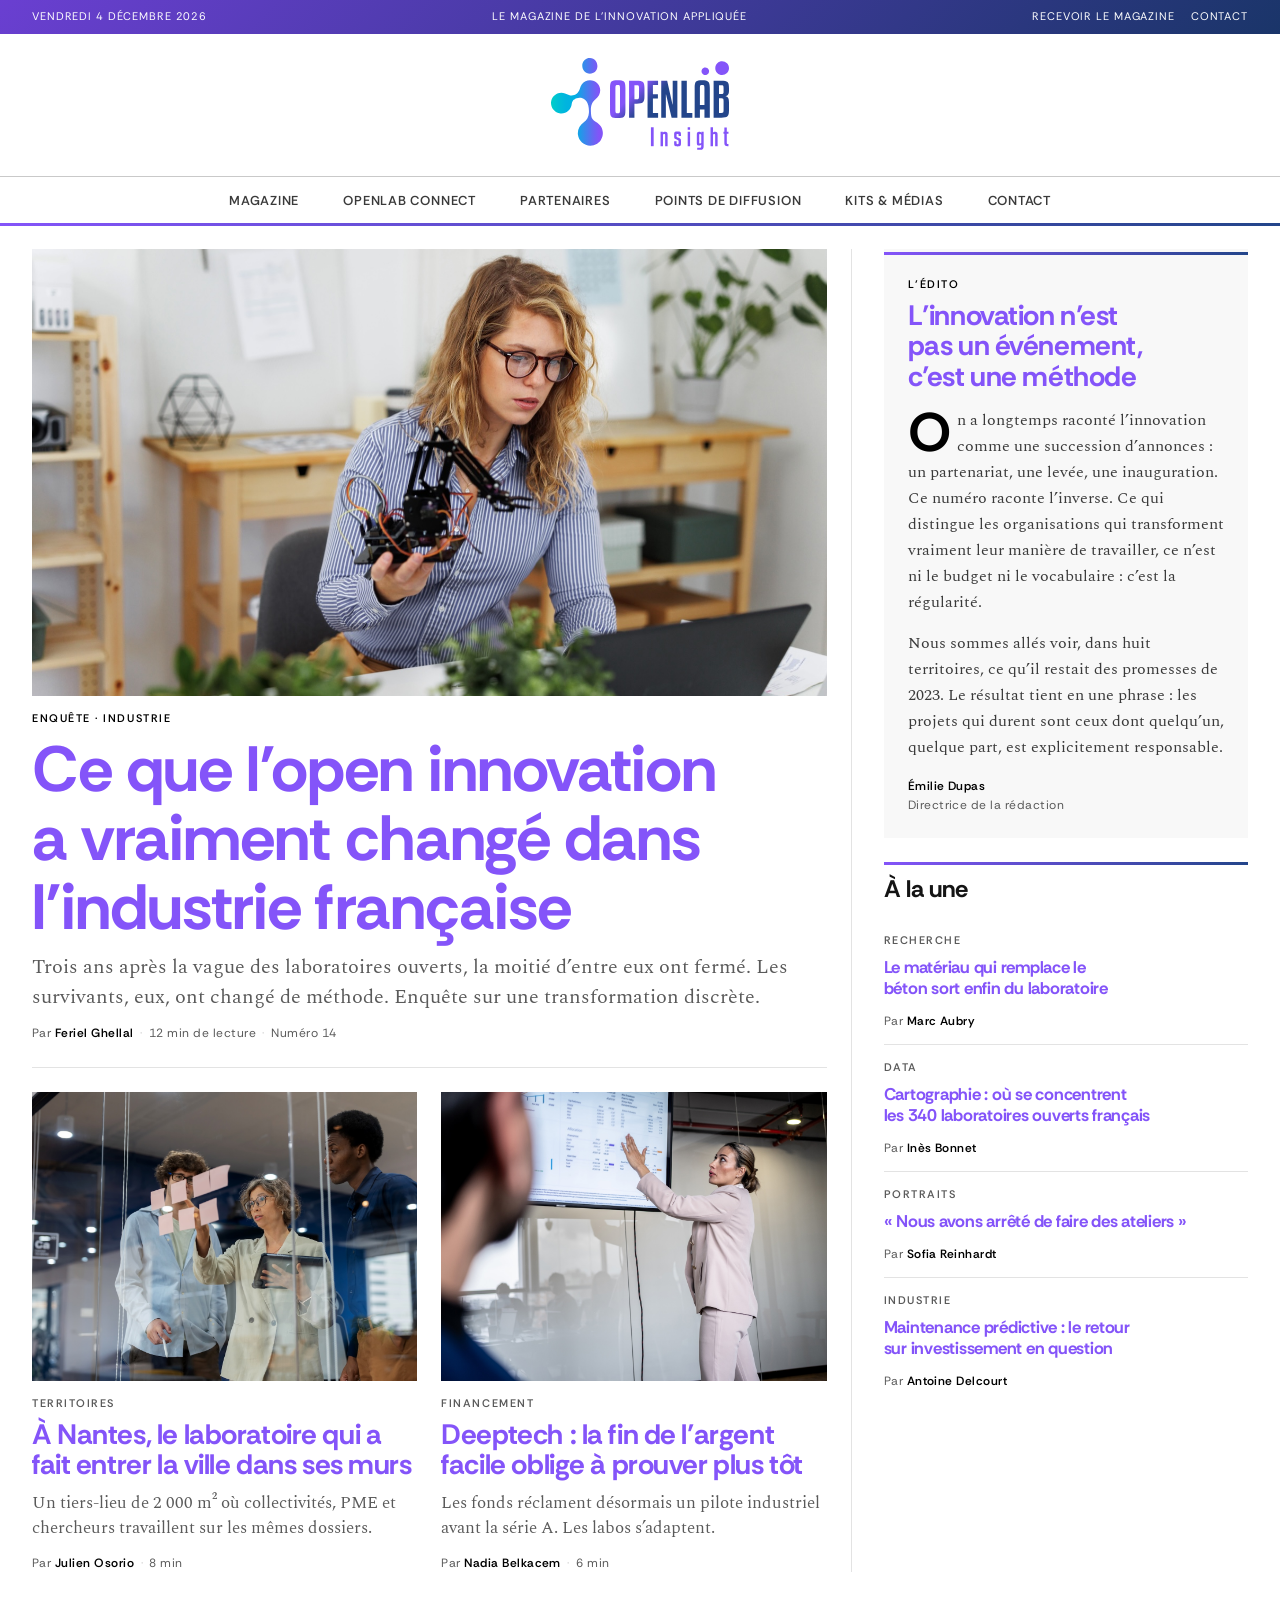
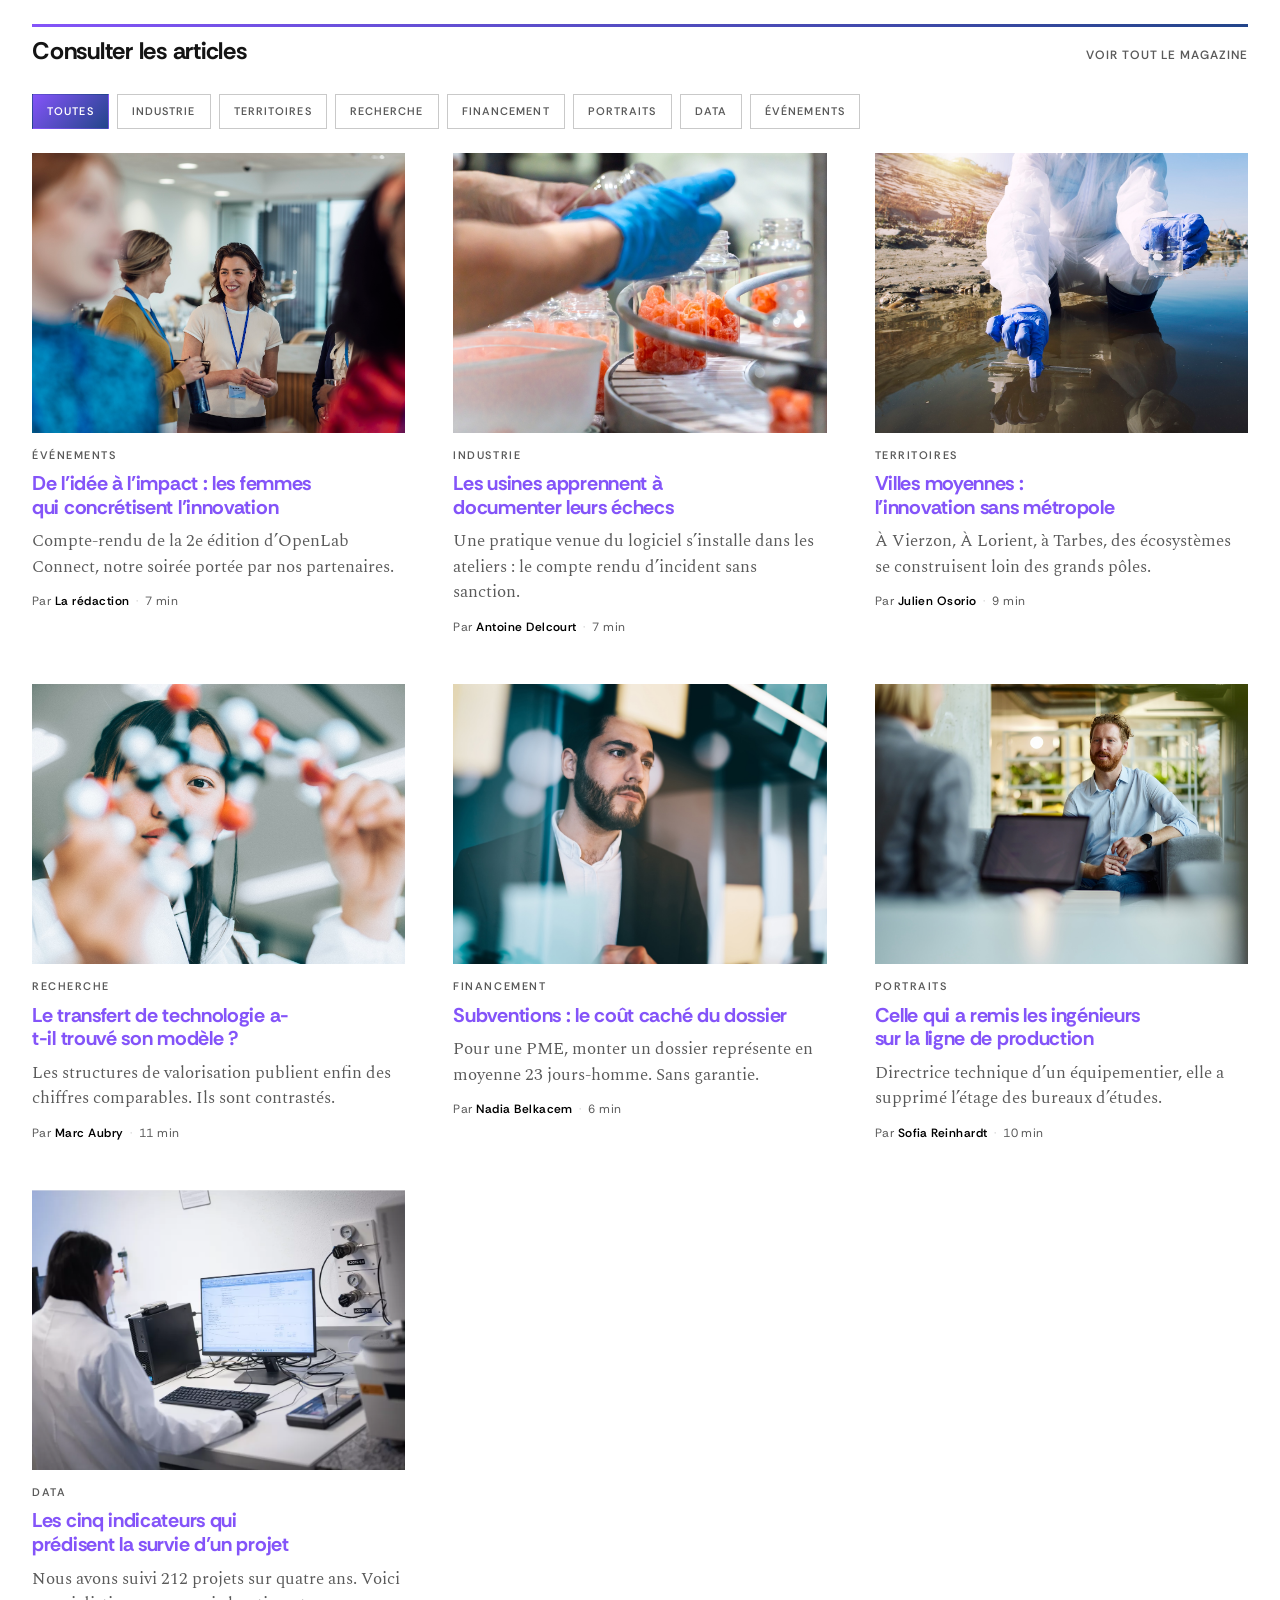
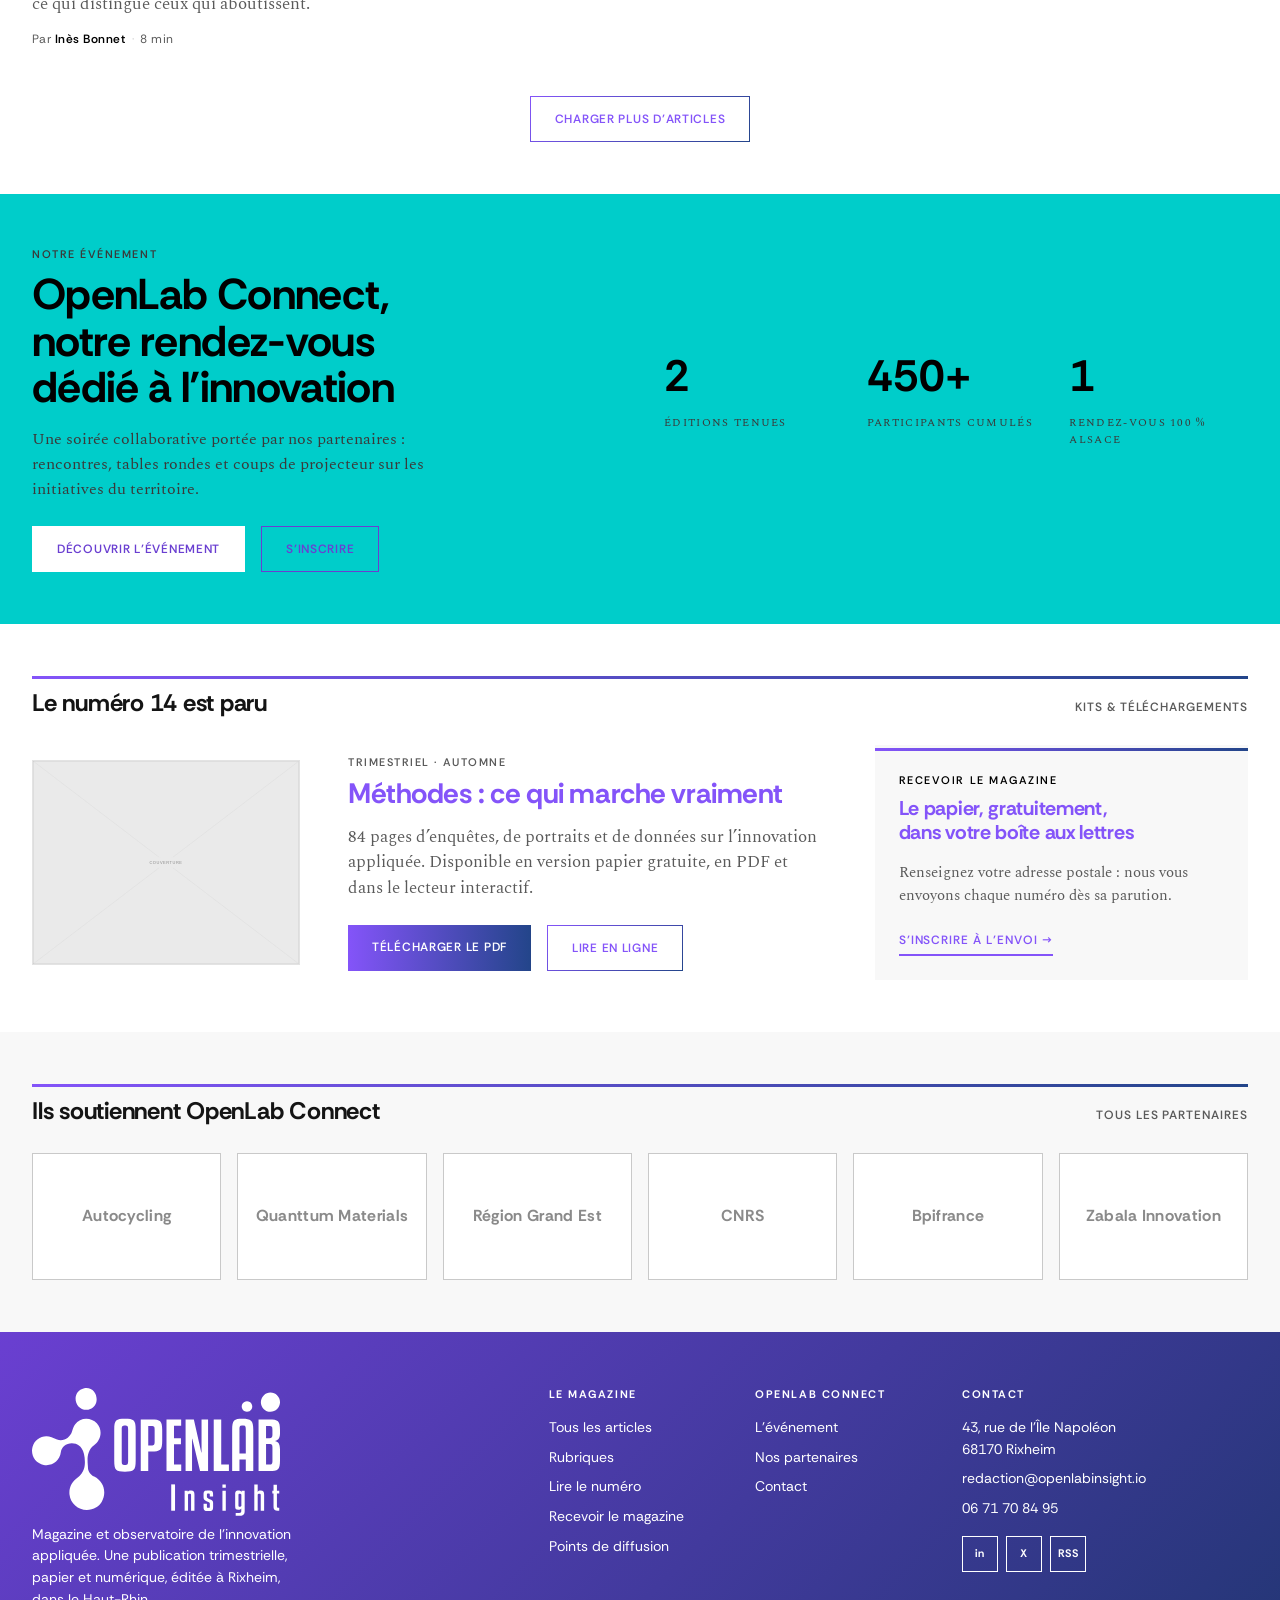
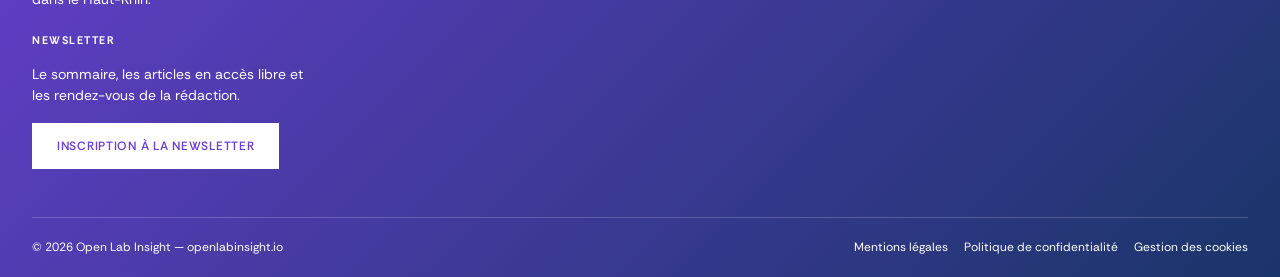
<file: index.html>
<!doctype html>
<html lang="fr">
<head>
  <meta charset="utf-8">
  <meta name="viewport" content="width=device-width, initial-scale=1">
  <title>L'innovation appliquée, décryptée | Open Lab Insight</title>
  <meta name="description" content="Magazine et observatoire de l'innovation appliquée : édito, enquêtes et analyses signées.">
  <link rel="preconnect" href="https://fonts.googleapis.com">
  <link rel="preconnect" href="https://fonts.gstatic.com" crossorigin>
  <link href="https://fonts.googleapis.com/css2?family=Rethink+Sans:wght@500;600;700&family=Spectral:wght@400;500;600;700&display=swap" rel="stylesheet">
  <link href="https://cdn.jsdelivr.net/npm/bootstrap@5.3.3/dist/css/bootstrap.min.css" rel="stylesheet">
  <link href="assets/css/style.css" rel="stylesheet">
</head>
<body>
<!-- ============================================================
     Fragment commun : barre supérieure, bandeau-titre, navigation.
     Dupliqué dans chaque page (pas de moteur de template).
     Toute modification doit être répercutée partout — voir CLAUDE.md.
     L'onglet courant porte la classe « active » sur son .nav-link.
     ============================================================ -->

<div class="oli-topbar">
  <div class="container oli-container">
    <div class="oli-topbar__inner">
      <span data-oli-date>&nbsp;</span>
      <span class="d-none d-lg-inline">Le magazine de l&rsquo;innovation appliqu&eacute;e</span>
      <span class="d-flex gap-3">
        <a href="kits.html">Recevoir le magazine</a>
        <a href="contact.html">Contact</a>
      </span>
    </div>
  </div>
</div>

<header class="oli-masthead">
  <div class="container oli-container">
    <a href="index.html" class="oli-logo"><img src="assets/img/OpenLab_Logo_Insight_principal.svg" alt="Open Lab Insight" class="oli-logo__img"></a>
  </div>
</header>

<div class="oli-nav">
  <div class="container oli-container">
    <nav class="navbar navbar-expand-lg" aria-label="Navigation principale">
      <button class="navbar-toggler ms-auto" type="button" data-bs-toggle="collapse"
              data-bs-target="#oliNav" aria-controls="oliNav" aria-expanded="false" aria-label="Ouvrir le menu">
        Menu
      </button>
      <div class="collapse navbar-collapse justify-content-center" id="oliNav">
        <ul class="navbar-nav">
          <li class="nav-item"><a class="nav-link" data-nav="magazine" href="magazine.html">Magazine</a></li>
          <li class="nav-item"><a class="nav-link" data-nav="connect" href="openlab-connect.html">OpenLab Connect</a></li>
          <li class="nav-item"><a class="nav-link" data-nav="partenaires" href="partenaires.html">Partenaires</a></li>
          <li class="nav-item"><a class="nav-link" data-nav="diffusion" href="points-de-diffusion.html">Points de diffusion</a></li>
          <li class="nav-item"><a class="nav-link" data-nav="kits" href="kits.html">Kits &amp; m&eacute;dias</a></li>
          <li class="nav-item"><a class="nav-link" data-nav="contact" href="contact.html">Contact</a></li>
        </ul>
      </div>
    </nav>
  </div>
</div>

<main id="contenu">
<!-- ============================ LA UNE ============================ -->
<section class="oli-section--tight pt-4 pb-0">
  <div class="container oli-container">
    <div class="row g-4 g-lg-5">

      <!-- Article principal -->
      <div class="col-lg-8">
        <article class="oli-card">
          <a class="oli-card__media" href="article.html" tabindex="-1" aria-hidden="true">
            <img src="assets/img/placeholder/iStock-1807604989.jpg" alt="" width="1200" height="675" class="oli-photo--wide">
          </a>
          <p class="oli-kicker oli-kicker--black">Enqu&ecirc;te &middot; Industrie</p>
          <h1 class="oli-headline oli-headline--xxl">
            <a href="article.html">Ce que l&rsquo;open innovation a vraiment chang&eacute; dans l&rsquo;industrie fran&ccedil;aise</a>
          </h1>
          <p class="oli-standfirst oli-standfirst--lg">
            Trois ans apr&egrave;s la vague des laboratoires ouverts, la moiti&eacute; d&rsquo;entre eux ont ferm&eacute;.
            Les survivants, eux, ont chang&eacute; de m&eacute;thode. Enqu&ecirc;te sur une transformation discr&egrave;te.
          </p>
          <div class="oli-byline d-flex align-items-center gap-2">
            <span>Par <strong>Feriel Ghellal</strong><span class="oli-sep">&middot;</span>12 min de lecture<span class="oli-sep">&middot;</span>Num&eacute;ro 14</span>
          </div>
        </article>

        <!-- Deux articles secondaires -->
        <div class="mt-4 pt-4 oli-rule">
          <div class="row g-4">
            <div class="col-md-6">
              <article class="oli-card">
                <a class="oli-card__media" href="article.html" tabindex="-1" aria-hidden="true">
                  <img src="assets/img/placeholder/iStock-2173725886.jpg" alt="" width="900" height="675">
                </a>
                <p class="oli-kicker">Territoires</p>
                <h2 class="oli-headline oli-headline--lg"><a href="article.html">&Agrave; Nantes, le laboratoire qui a fait entrer la ville dans ses murs</a></h2>
                <p class="oli-standfirst">Un tiers-lieu de 2 000 m&sup2; o&ugrave; collectivit&eacute;s, PME et chercheurs travaillent sur les m&ecirc;mes dossiers.</p>
                <p class="oli-byline">Par <strong>Julien Osorio</strong><span class="oli-sep">&middot;</span>8 min</p>
              </article>
            </div>
            <div class="col-md-6">
              <article class="oli-card">
                <a class="oli-card__media" href="article.html" tabindex="-1" aria-hidden="true">
                  <img src="assets/img/placeholder/iStock-1475305456.jpg" alt="" width="900" height="675">
                </a>
                <p class="oli-kicker">Financement</p>
                <h2 class="oli-headline oli-headline--lg"><a href="article.html">Deeptech&nbsp;: la fin de l&rsquo;argent facile oblige &agrave; prouver plus t&ocirc;t</a></h2>
                <p class="oli-standfirst">Les fonds r&eacute;clament d&eacute;sormais un pilote industriel avant la s&eacute;rie A. Les labos s&rsquo;adaptent.</p>
                <p class="oli-byline">Par <strong>Nadia Belkacem</strong><span class="oli-sep">&middot;</span>6 min</p>
              </article>
            </div>
          </div>
        </div>
      </div>

      <!-- Colonne de droite : édito + à la une -->
      <div class="col-lg-4 oli-col-divider">
        <div class="oli-edito mb-4">
          <p class="oli-kicker oli-kicker--black mb-2">L&rsquo;&eacute;dito</p>
          <h2 class="oli-headline oli-headline--lg mb-3">L&rsquo;innovation n&rsquo;est pas un &eacute;v&eacute;nement, c&rsquo;est une m&eacute;thode</h2>
          <div class="oli-edito__body">
            <p>
              On a longtemps racont&eacute; l&rsquo;innovation comme une succession d&rsquo;annonces&nbsp;: un
              partenariat, une lev&eacute;e, une inauguration. Ce num&eacute;ro raconte l&rsquo;inverse. Ce qui
              distingue les organisations qui transforment vraiment leur mani&egrave;re de travailler,
              ce n&rsquo;est ni le budget ni le vocabulaire&nbsp;: c&rsquo;est la r&eacute;gularit&eacute;.
            </p>
            <p>
              Nous sommes all&eacute;s voir, dans huit territoires, ce qu&rsquo;il restait des promesses de
              2023. Le r&eacute;sultat tient en une phrase&nbsp;: les projets qui durent sont ceux dont
              quelqu&rsquo;un, quelque part, est explicitement responsable.
            </p>
          </div>
          <div class="oli-byline d-flex align-items-center gap-2 mt-3">
            <span><strong>&Eacute;milie Dupas</strong><br>Directrice de la r&eacute;daction</span>
          </div>
        </div>

        <div class="oli-section-head">
          <h2>&Agrave; la une</h2>
        </div>
        <ul class="oli-list">
          <li>
            <p class="oli-kicker">Recherche</p>
            <h3 class="oli-headline oli-headline--sm"><a href="article.html">Le mat&eacute;riau qui remplace le b&eacute;ton sort enfin du laboratoire</a></h3>
            <p class="oli-byline">Par <strong>Marc Aubry</strong></p>
          </li>
          <li>
            <p class="oli-kicker">Data</p>
            <h3 class="oli-headline oli-headline--sm"><a href="article.html">Cartographie&nbsp;: o&ugrave; se concentrent les 340 laboratoires ouverts fran&ccedil;ais</a></h3>
            <p class="oli-byline">Par <strong>In&egrave;s Bonnet</strong></p>
          </li>
          <li>
            <p class="oli-kicker">Portraits</p>
            <h3 class="oli-headline oli-headline--sm"><a href="article.html">&laquo;&nbsp;Nous avons arr&ecirc;t&eacute; de faire des ateliers&nbsp;&raquo;</a></h3>
            <p class="oli-byline">Par <strong>Sofia Reinhardt</strong></p>
          </li>
          <li>
            <p class="oli-kicker">Industrie</p>
            <h3 class="oli-headline oli-headline--sm"><a href="article.html">Maintenance pr&eacute;dictive&nbsp;: le retour sur investissement en question</a></h3>
            <p class="oli-byline">Par <strong>Antoine Delcourt</strong></p>
          </li>
        </ul>
      </div>

    </div>
  </div>
</section>

<!-- ================= CONSULTATION DES ARTICLES ==================== -->
<section class="oli-section" id="articles">
  <div class="container oli-container">
    <div class="oli-section-head">
      <h2>Consulter les articles</h2>
      <a class="oli-more" href="magazine.html">Voir tout le magazine</a>
    </div>

    <div class="oli-filters mb-4" data-oli-filters="#grilleArticles" role="group" aria-label="Filtrer par rubrique">
      <button type="button" class="oli-filter is-active" data-filter="all" aria-pressed="true">Toutes</button>
      <button type="button" class="oli-filter" data-filter="industrie" aria-pressed="false">Industrie</button>
      <button type="button" class="oli-filter" data-filter="territoires" aria-pressed="false">Territoires</button>
      <button type="button" class="oli-filter" data-filter="recherche" aria-pressed="false">Recherche</button>
      <button type="button" class="oli-filter" data-filter="financement" aria-pressed="false">Financement</button>
      <button type="button" class="oli-filter" data-filter="portraits" aria-pressed="false">Portraits</button>
      <button type="button" class="oli-filter" data-filter="data" aria-pressed="false">Data</button>
      <button type="button" class="oli-filter" data-filter="evenements" aria-pressed="false">&Eacute;v&eacute;nements</button>
    </div>

    <div class="row g-4 g-lg-5" id="grilleArticles">
      <div class="col-md-6 col-lg-4" data-rubrique="evenements">
        <article class="oli-card">
          <a class="oli-card__media" href="article-openlab-connect-2.html" tabindex="-1" aria-hidden="true"><img src="assets/img/placeholder/iStock-1785808255.jpg" alt="" width="900" height="675"></a>
          <p class="oli-kicker">&Eacute;v&eacute;nements</p>
          <h3 class="oli-headline oli-headline--md"><a href="article-openlab-connect-2.html">De l&rsquo;id&eacute;e &agrave; l&rsquo;impact&nbsp;: les femmes qui concr&eacute;tisent l&rsquo;innovation</a></h3>
          <p class="oli-standfirst">Compte-rendu de la 2e &eacute;dition d&rsquo;OpenLab Connect, notre soir&eacute;e port&eacute;e par nos partenaires.</p>
          <p class="oli-byline">Par <strong>La r&eacute;daction</strong><span class="oli-sep">&middot;</span>7 min</p>
        </article>
      </div>
      <div class="col-md-6 col-lg-4" data-rubrique="industrie">
        <article class="oli-card">
          <a class="oli-card__media" href="article.html" tabindex="-1" aria-hidden="true"><img src="assets/img/placeholder/iStock-2209622603.jpg" alt="" width="900" height="675"></a>
          <p class="oli-kicker">Industrie</p>
          <h3 class="oli-headline oli-headline--md"><a href="article.html">Les usines apprennent &agrave; documenter leurs &eacute;checs</a></h3>
          <p class="oli-standfirst">Une pratique venue du logiciel s&rsquo;installe dans les ateliers&nbsp;: le compte rendu d&rsquo;incident sans sanction.</p>
          <p class="oli-byline">Par <strong>Antoine Delcourt</strong><span class="oli-sep">&middot;</span>7 min</p>
        </article>
      </div>
      <div class="col-md-6 col-lg-4" data-rubrique="territoires">
        <article class="oli-card">
          <a class="oli-card__media" href="article.html" tabindex="-1" aria-hidden="true"><img src="assets/img/placeholder/ecologiste-prenant-des-echantillons-d-eau-avec-un-tube-a-essai-de-la-riviere-de-la-ville-pour-determiner-le-niveau-de-contamination-et-de-pollution.jpg" alt="" width="900" height="675"></a>
          <p class="oli-kicker">Territoires</p>
          <h3 class="oli-headline oli-headline--md"><a href="article.html">Villes moyennes&nbsp;: l&rsquo;innovation sans m&eacute;tropole</a></h3>
          <p class="oli-standfirst">&Agrave; Vierzon, &Agrave; Lorient, &agrave; Tarbes, des &eacute;cosyst&egrave;mes se construisent loin des grands p&ocirc;les.</p>
          <p class="oli-byline">Par <strong>Julien Osorio</strong><span class="oli-sep">&middot;</span>9 min</p>
        </article>
      </div>
      <div class="col-md-6 col-lg-4" data-rubrique="recherche">
        <article class="oli-card">
          <a class="oli-card__media" href="article.html" tabindex="-1" aria-hidden="true"><img src="assets/img/placeholder/iStock-477001700.jpg" alt="" width="900" height="675"></a>
          <p class="oli-kicker">Recherche</p>
          <h3 class="oli-headline oli-headline--md"><a href="article.html">Le transfert de technologie a-t-il trouv&eacute; son mod&egrave;le&nbsp;?</a></h3>
          <p class="oli-standfirst">Les structures de valorisation publient enfin des chiffres comparables. Ils sont contrast&eacute;s.</p>
          <p class="oli-byline">Par <strong>Marc Aubry</strong><span class="oli-sep">&middot;</span>11 min</p>
        </article>
      </div>
      <div class="col-md-6 col-lg-4" data-rubrique="financement">
        <article class="oli-card">
          <a class="oli-card__media" href="article.html" tabindex="-1" aria-hidden="true"><img src="assets/img/placeholder/iStock-1408134265.jpg" alt="" width="900" height="675"></a>
          <p class="oli-kicker">Financement</p>
          <h3 class="oli-headline oli-headline--md"><a href="article.html">Subventions&nbsp;: le co&ucirc;t cach&eacute; du dossier</a></h3>
          <p class="oli-standfirst">Pour une PME, monter un dossier repr&eacute;sente en moyenne 23 jours-homme. Sans garantie.</p>
          <p class="oli-byline">Par <strong>Nadia Belkacem</strong><span class="oli-sep">&middot;</span>6 min</p>
        </article>
      </div>
      <div class="col-md-6 col-lg-4" data-rubrique="portraits">
        <article class="oli-card">
          <a class="oli-card__media" href="article.html" tabindex="-1" aria-hidden="true"><img src="assets/img/placeholder/iStock-1979775548.jpg" alt="" width="900" height="675"></a>
          <p class="oli-kicker">Portraits</p>
          <h3 class="oli-headline oli-headline--md"><a href="article.html">Celle qui a remis les ing&eacute;nieurs sur la ligne de production</a></h3>
          <p class="oli-standfirst">Directrice technique d&rsquo;un &eacute;quipementier, elle a supprim&eacute; l&rsquo;&eacute;tage des bureaux d&rsquo;&eacute;tudes.</p>
          <p class="oli-byline">Par <strong>Sofia Reinhardt</strong><span class="oli-sep">&middot;</span>10 min</p>
        </article>
      </div>
      <div class="col-md-6 col-lg-4" data-rubrique="data">
        <article class="oli-card">
          <a class="oli-card__media" href="article.html" tabindex="-1" aria-hidden="true"><img src="assets/img/placeholder/laboratoire-7.webp" alt="" width="900" height="675"></a>
          <p class="oli-kicker">Data</p>
          <h3 class="oli-headline oli-headline--md"><a href="article.html">Les cinq indicateurs qui pr&eacute;disent la survie d&rsquo;un projet</a></h3>
          <p class="oli-standfirst">Nous avons suivi 212 projets sur quatre ans. Voici ce qui distingue ceux qui aboutissent.</p>
          <p class="oli-byline">Par <strong>In&egrave;s Bonnet</strong><span class="oli-sep">&middot;</span>8 min</p>
        </article>
      </div>
    </div>

    <p class="text-center mt-5 mb-0" data-oli-empty hidden>Aucun article dans cette rubrique pour le moment.</p>

    <div class="text-center mt-5">
      <a href="magazine.html" class="btn btn-outline-dark">Charger plus d&rsquo;articles</a>
    </div>
  </div>
</section>

<!-- ==================== BANDE OPENLAB CONNECT ===================== -->
<section class="oli-band-accent oli-section">
  <div class="container oli-container">
    <div class="row g-4 g-lg-5 align-items-center">
      <div class="col-lg-6">
        <p class="oli-kicker oli-kicker--light">Notre &eacute;v&eacute;nement</p>
        <h2 class="oli-headline oli-headline--xl mb-3">OpenLab Connect, notre rendez-vous d&eacute;di&eacute; &agrave; l&rsquo;innovation</h2>
        <p class="mb-4" style="max-width:52ch;">
          Une soir&eacute;e collaborative port&eacute;e par nos partenaires&nbsp;: rencontres,
          tables rondes et coups de projecteur sur les initiatives du territoire.
        </p>
        <div class="d-flex flex-wrap gap-3">
          <a href="openlab-connect.html" class="btn btn-light">D&eacute;couvrir l&rsquo;&eacute;v&eacute;nement</a>
          <a href="https://www.quanttum-materials.io/openlabconnect" target="_blank" rel="noopener" class="btn btn-outline-light">S&rsquo;inscrire</a>
        </div>
      </div>
      <div class="col-lg-6">
        <div class="row g-4 text-center text-lg-start">
          <div class="col-4"><p class="oli-stat__value">2</p><p class="oli-stat__label">&Eacute;ditions tenues</p></div>
          <div class="col-4"><p class="oli-stat__value">450+</p><p class="oli-stat__label">Participants cumul&eacute;s</p></div>
          <div class="col-4"><p class="oli-stat__value">1</p><p class="oli-stat__label">Rendez-vous 100&nbsp;% Alsace</p></div>
        </div>
      </div>
    </div>
  </div>
</section>

<!-- ==================== LE MAGAZINE PAPIER ======================== -->
<section class="oli-section">
  <div class="container oli-container">
    <div class="oli-section-head">
      <h2>Le num&eacute;ro 14 est paru</h2>
      <a class="oli-more" href="kits.html">Kits &amp; t&eacute;l&eacute;chargements</a>
    </div>
    <div class="row g-4 g-lg-5 align-items-center">
      <div class="col-md-4 col-lg-3">
        <img src="assets/img/ph-cover.svg" alt="Couverture du num&eacute;ro 14 (image de substitution)" width="1000" height="760" style="border:1px solid var(--oli-grey-200);">
      </div>
      <div class="col-md-8 col-lg-5">
        <p class="oli-kicker">Trimestriel &middot; Automne</p>
        <h3 class="oli-headline oli-headline--lg mb-3">M&eacute;thodes&nbsp;: ce qui marche vraiment</h3>
        <p class="oli-standfirst mb-4">
          84 pages d&rsquo;enqu&ecirc;tes, de portraits et de donn&eacute;es sur l&rsquo;innovation appliqu&eacute;e.
          Disponible en version papier gratuite, en PDF et dans le lecteur interactif.
        </p>
        <div class="d-flex flex-wrap gap-3">
          <a href="kits.html" class="btn btn-dark">T&eacute;l&eacute;charger le PDF</a>
          <a href="kits.html" class="btn btn-outline-dark">Lire en ligne</a>
        </div>
      </div>
      <div class="col-lg-4">
        <div class="oli-edito h-100">
          <p class="oli-kicker oli-kicker--black">Recevoir le magazine</p>
          <h3 class="oli-headline oli-headline--md mb-3">Le papier, gratuitement, dans votre bo&icirc;te aux lettres</h3>
          <p style="font-size:.9375rem;color:var(--oli-grey-700);">
            Renseignez votre adresse postale&nbsp;: nous vous envoyons chaque num&eacute;ro d&egrave;s sa parution.
          </p>
          <a href="kits.html#adresse" class="oli-arrow-link mt-2">S&rsquo;inscrire &agrave; l&rsquo;envoi &rarr;</a>
        </div>
      </div>
    </div>
  </div>
</section>

<!-- ==================== PARTENAIRES (aperçu) ====================== -->
<section class="oli-section oli-band-grey">
  <div class="container oli-container">
    <div class="oli-section-head">
      <h2>Ils soutiennent OpenLab Connect</h2>
      <a class="oli-more" href="partenaires.html">Tous les partenaires</a>
    </div>
    <div class="row g-3 row-cols-2 row-cols-md-3 row-cols-lg-6">
      <div class="col"><div class="oli-logo-tile"><span>Autocycling</span></div></div>
      <div class="col"><div class="oli-logo-tile"><span>Quanttum Materials</span></div></div>
      <div class="col"><div class="oli-logo-tile"><span>R&eacute;gion Grand Est</span></div></div>
      <div class="col"><div class="oli-logo-tile"><span>CNRS</span></div></div>
      <div class="col"><div class="oli-logo-tile"><span>Bpifrance</span></div></div>
      <div class="col"><div class="oli-logo-tile"><span>Zabala Innovation</span></div></div>
    </div>
  </div>
</section>
</main>

<!-- ============================================================
     Fragment commun : pied de page.
     Dupliqu&eacute; dans chaque page — voir CLAUDE.md.
     ============================================================ -->
<footer class="oli-footer">
  <div class="container oli-container">
    <div class="row g-4">

      <div class="col-lg-4">
        <p class="oli-footer__logo mb-2"><img src="assets/img/OpenLab_Logo_Insight_full-white.svg" alt="Open Lab Insight" class="oli-footer__logo-img"></p>
        <p class="mb-4" style="font-size:.875rem;max-width:34ch;">
          Magazine et observatoire de l&rsquo;innovation appliqu&eacute;e. Une publication trimestrielle,
          papier et num&eacute;rique, &eacute;dit&eacute;e &agrave; Rixheim, dans le Haut-Rhin.
        </p>
        <h3>Newsletter</h3>
        <p class="mb-3" style="font-size:.875rem;max-width:34ch;">
          Le sommaire, les articles en acc&egrave;s libre et les rendez-vous de la r&eacute;daction.
        </p>
        <a href="#" class="btn btn-light">Inscription &agrave; la newsletter</a>
      </div>

      <div class="col-6 col-lg-2 offset-lg-1">
        <h3>Le magazine</h3>
        <ul>
          <li><a href="magazine.html">Tous les articles</a></li>
          <li><a href="magazine.html">Rubriques</a></li>
          <li><a href="kits.html">Lire le num&eacute;ro</a></li>
          <li><a href="kits.html">Recevoir le magazine</a></li>
          <li><a href="points-de-diffusion.html">Points de diffusion</a></li>
        </ul>
      </div>

      <div class="col-6 col-lg-2">
        <h3>OpenLab Connect</h3>
        <ul>
          <li><a href="openlab-connect.html">L&rsquo;&eacute;v&eacute;nement</a></li>
          <li><a href="partenaires.html">Nos partenaires</a></li>
          <li><a href="contact.html">Contact</a></li>
        </ul>
      </div>

      <div class="col-6 col-lg-3">
        <h3>Contact</h3>
        <ul>
          <li>43, rue de l&rsquo;&Icirc;le Napol&eacute;on<br>68170 Rixheim</li>
          <li><a href="mailto:redaction@openlabinsight.io">redaction@openlabinsight.io</a></li>
          <li><a href="tel:+33671708495">06 71 70 84 95</a></li>
        </ul>
        <div class="oli-share oli-share--light d-flex gap-2 mt-3">
          <a href="#" aria-label="LinkedIn">in</a>
          <a href="#" aria-label="X">X</a>
          <a href="#" aria-label="Flux RSS">RSS</a>
        </div>
      </div>

    </div>

    <div class="oli-footer__bottom d-flex flex-wrap justify-content-between gap-2">
      <span>&copy; <span data-oli-year>2026</span> Open Lab Insight &mdash; openlabinsight.io</span>
      <span class="d-flex flex-wrap gap-3">
        <a href="#">Mentions l&eacute;gales</a>
        <a href="#">Politique de confidentialit&eacute;</a>
        <a href="#">Gestion des cookies</a>
      </span>
    </div>
  </div>
</footer>
<script src="https://cdn.jsdelivr.net/npm/bootstrap@5.3.3/dist/js/bootstrap.bundle.min.js"></script>
<script src="assets/js/main.js"></script>
</body>
</html>
</file>
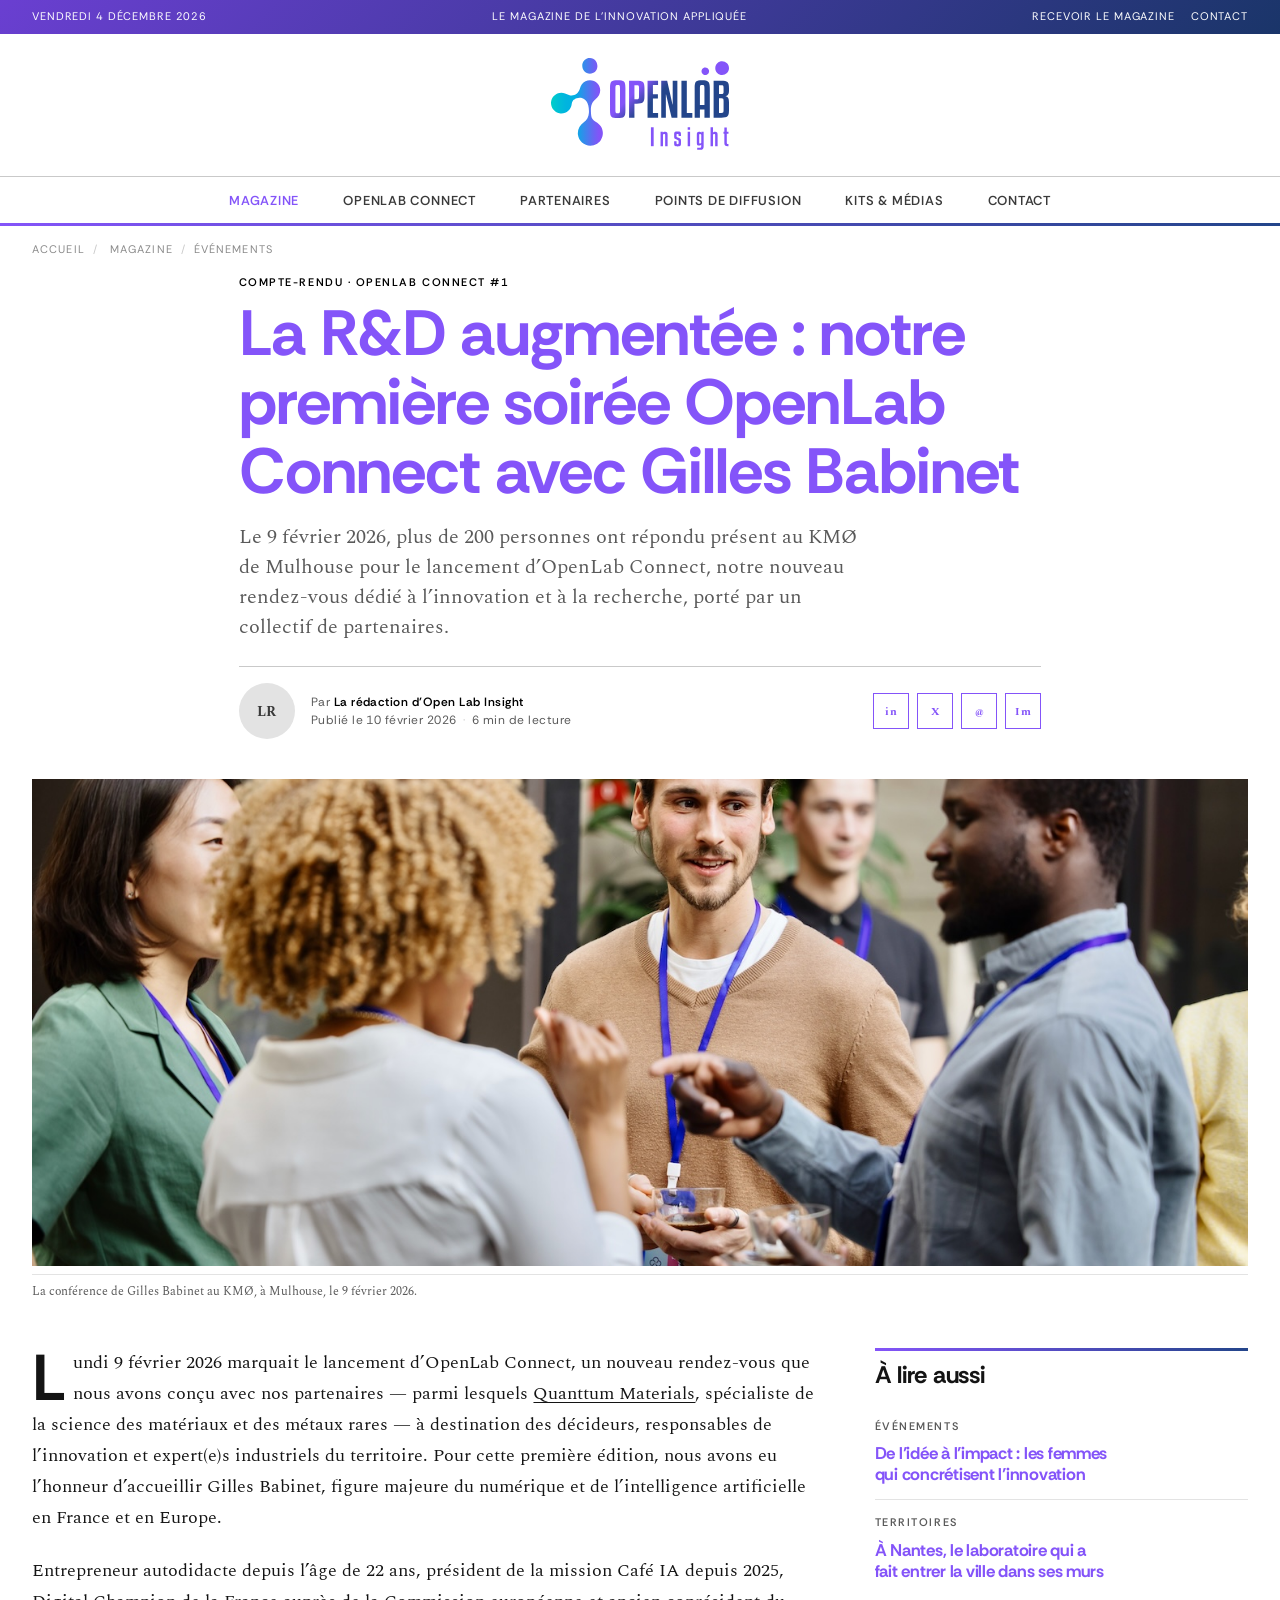
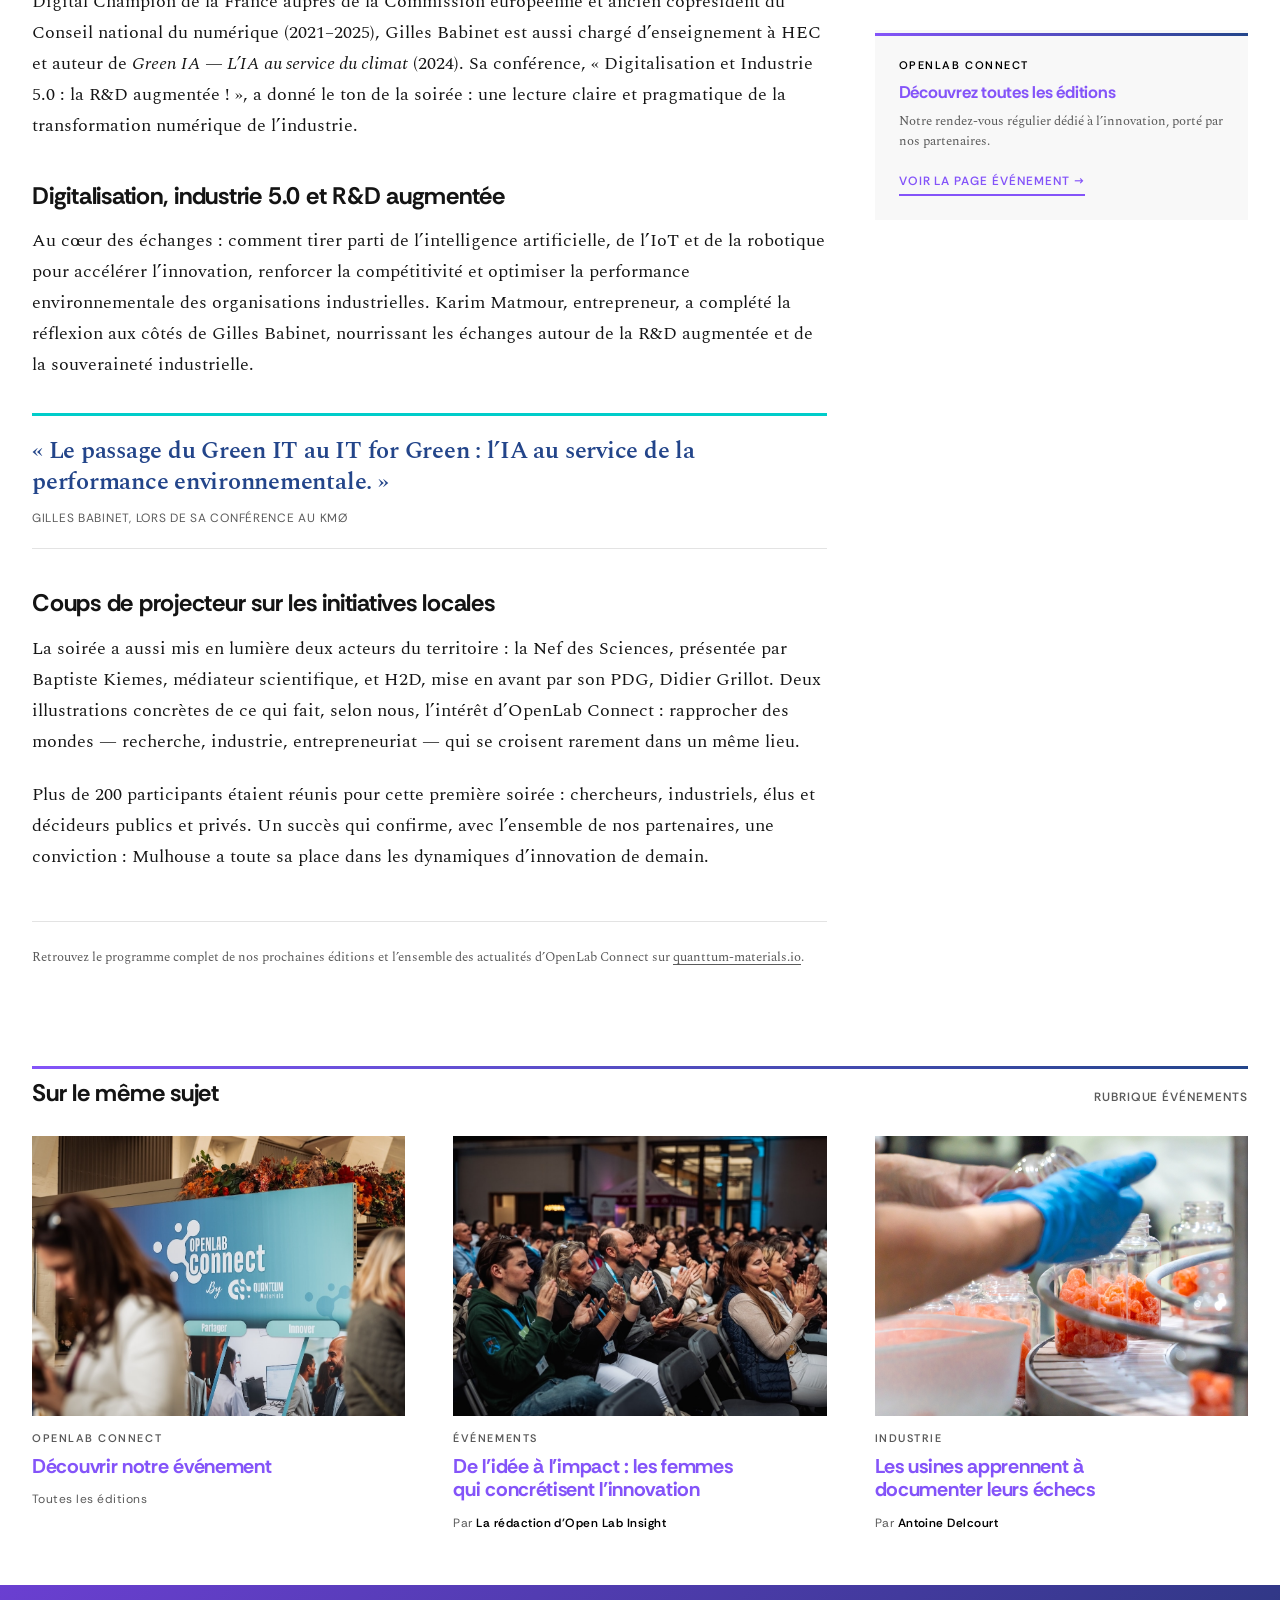
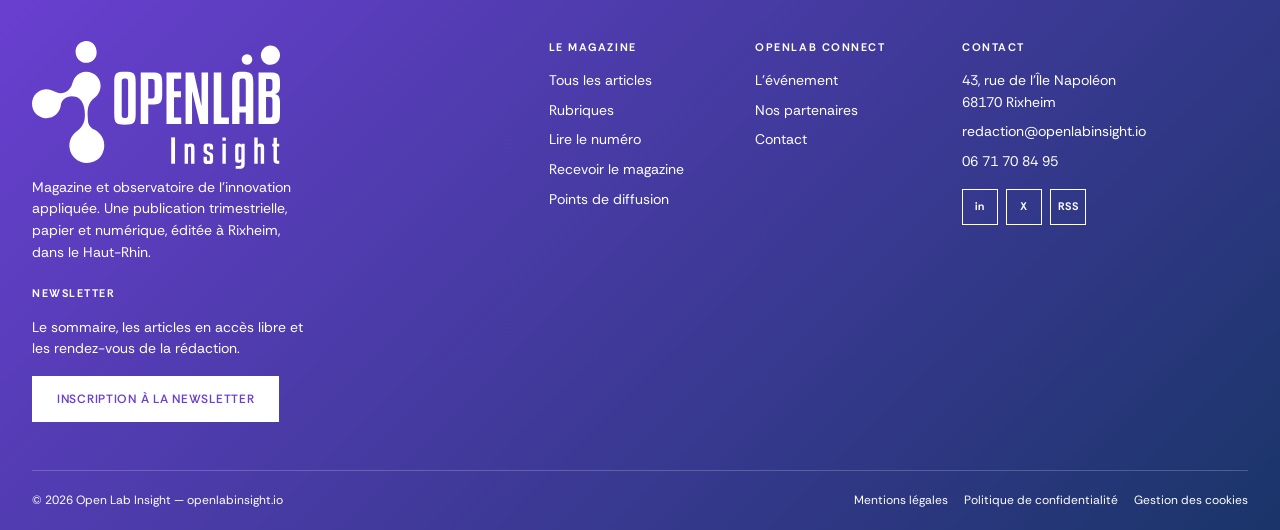
<file: article-openlab-connect-1.html>
<!doctype html>
<html lang="fr">
<head>
  <meta charset="utf-8">
  <meta name="viewport" content="width=device-width, initial-scale=1">
  <title>La R&D augmentée : notre première soirée avec Gilles Babinet | Open Lab Insight</title>
  <meta name="description" content="Compte-rendu de la 1re édition d'OpenLab Connect, le 9 février 2026 au KMØ de Mulhouse.">
  <link rel="preconnect" href="https://fonts.googleapis.com">
  <link rel="preconnect" href="https://fonts.gstatic.com" crossorigin>
  <link href="https://fonts.googleapis.com/css2?family=Rethink+Sans:wght@500;600;700&family=Spectral:wght@400;500;600;700&display=swap" rel="stylesheet">
  <link href="https://cdn.jsdelivr.net/npm/bootstrap@5.3.3/dist/css/bootstrap.min.css" rel="stylesheet">
  <link href="assets/css/style.css" rel="stylesheet">
</head>
<body>
<!-- ============================================================
     Fragment commun : barre supérieure, bandeau-titre, navigation.
     Dupliqué dans chaque page (pas de moteur de template).
     Toute modification doit être répercutée partout — voir CLAUDE.md.
     L'onglet courant porte la classe « active » sur son .nav-link.
     ============================================================ -->

<div class="oli-topbar">
  <div class="container oli-container">
    <div class="oli-topbar__inner">
      <span data-oli-date>&nbsp;</span>
      <span class="d-none d-lg-inline">Le magazine de l&rsquo;innovation appliqu&eacute;e</span>
      <span class="d-flex gap-3">
        <a href="kits.html">Recevoir le magazine</a>
        <a href="contact.html">Contact</a>
      </span>
    </div>
  </div>
</div>

<header class="oli-masthead">
  <div class="container oli-container">
    <a href="index.html" class="oli-logo"><img src="assets/img/OpenLab_Logo_Insight_principal.svg" alt="Open Lab Insight" class="oli-logo__img"></a>
  </div>
</header>

<div class="oli-nav">
  <div class="container oli-container">
    <nav class="navbar navbar-expand-lg" aria-label="Navigation principale">
      <button class="navbar-toggler ms-auto" type="button" data-bs-toggle="collapse"
              data-bs-target="#oliNav" aria-controls="oliNav" aria-expanded="false" aria-label="Ouvrir le menu">
        Menu
      </button>
      <div class="collapse navbar-collapse justify-content-center" id="oliNav">
        <ul class="navbar-nav">
          <li class="nav-item"><a class="nav-link active" data-nav="magazine" aria-current="page" href="magazine.html">Magazine</a></li>
          <li class="nav-item"><a class="nav-link" data-nav="connect" href="openlab-connect.html">OpenLab Connect</a></li>
          <li class="nav-item"><a class="nav-link" data-nav="partenaires" href="partenaires.html">Partenaires</a></li>
          <li class="nav-item"><a class="nav-link" data-nav="diffusion" href="points-de-diffusion.html">Points de diffusion</a></li>
          <li class="nav-item"><a class="nav-link" data-nav="kits" href="kits.html">Kits &amp; m&eacute;dias</a></li>
          <li class="nav-item"><a class="nav-link" data-nav="contact" href="contact.html">Contact</a></li>
        </ul>
      </div>
    </nav>
  </div>
</div>

<main id="contenu">
<div class="container oli-container">
  <div class="oli-breadcrumb">
    <a href="index.html">Accueil</a><span class="oli-sep">/</span>
    <a href="magazine.html">Magazine</a><span class="oli-sep">/</span>&Eacute;v&eacute;nements
  </div>
</div>

<article>
  <!-- Chapeau de l'article -->
  <header class="container oli-container pb-4">
    <div class="row justify-content-center">
      <div class="col-lg-9 col-xl-8">
        <p class="oli-kicker oli-kicker--black">Compte-rendu &middot; OpenLab Connect #1</p>
        <h1 class="oli-headline oli-headline--xxl mb-3">
          La R&amp;D augment&eacute;e&nbsp;: notre premi&egrave;re soir&eacute;e OpenLab Connect avec Gilles Babinet
        </h1>
        <p class="oli-standfirst oli-standfirst--lg mb-4" style="max-width:62ch;">
          Le 9 f&eacute;vrier 2026, plus de 200 personnes ont r&eacute;pondu pr&eacute;sent au KM&Oslash; de Mulhouse pour
          le lancement d&rsquo;OpenLab Connect, notre nouveau rendez-vous d&eacute;di&eacute; &agrave; l&rsquo;innovation
          et &agrave; la recherche, port&eacute; par un collectif de partenaires.
        </p>

        <div class="d-flex flex-wrap align-items-center justify-content-between gap-3 py-3 oli-rule oli-rule-dark">
          <div class="d-flex align-items-center gap-3">
            <span class="oli-avatar oli-avatar--lg" aria-hidden="true">LR</span>
            <div class="oli-byline mt-0">
              <div>Par <strong>La r&eacute;daction d&rsquo;Open Lab Insight</strong></div>
              <div>Publi&eacute; le 10 f&eacute;vrier 2026<span class="oli-sep">&middot;</span>6 min de lecture</div>
            </div>
          </div>
          <div class="oli-share d-flex gap-2">
            <a href="#" aria-label="Partager sur LinkedIn">in</a>
            <a href="#" aria-label="Partager sur X">X</a>
            <a href="#" aria-label="Partager par e-mail">@</a>
            <a href="#" aria-label="Imprimer l&rsquo;article">Im</a>
          </div>
        </div>
      </div>
    </div>
  </header>

  <!-- Visuel principal -->
  <div class="container oli-container mb-5">
    <figure class="mb-0">
      <img src="assets/img/placeholder/iStock-1385328437.jpg" alt="Des participants &eacute;changent en petit groupe pendant une pause caf&eacute;" width="1600" height="640" class="oli-photo--panorama">
      <figcaption>
        La conf&eacute;rence de Gilles Babinet au KM&Oslash;, &agrave; Mulhouse, le 9 f&eacute;vrier 2026.
      </figcaption>
    </figure>
  </div>

  <div class="container oli-container">
    <div class="row g-5">

      <!-- Corps de l'article -->
      <div class="col-lg-8">
        <div class="oli-article__body">
          <p class="oli-lede">
            Lundi 9 f&eacute;vrier 2026 marquait le lancement d&rsquo;OpenLab Connect, un nouveau rendez-vous
            que nous avons con&ccedil;u avec nos partenaires &mdash; parmi lesquels
            <a href="https://www.quanttum-materials.io/" target="_blank" rel="noopener">Quanttum Materials</a>,
            sp&eacute;cialiste de la science des mat&eacute;riaux et des m&eacute;taux rares &mdash; &agrave; destination des
            d&eacute;cideurs, responsables de l&rsquo;innovation et expert(e)s industriels du territoire. Pour cette
            premi&egrave;re &eacute;dition, nous avons eu l&rsquo;honneur d&rsquo;accueillir Gilles Babinet, figure majeure
            du num&eacute;rique et de l&rsquo;intelligence artificielle en France et en Europe.
          </p>
          <p>
            Entrepreneur autodidacte depuis l&rsquo;&acirc;ge de 22 ans, pr&eacute;sident de la mission Caf&eacute; IA
            depuis 2025, Digital Champion de la France aupr&egrave;s de la Commission europ&eacute;enne et ancien
            copr&eacute;sident du Conseil national du num&eacute;rique (2021&ndash;2025), Gilles Babinet est aussi
            charg&eacute; d&rsquo;enseignement &agrave; HEC et auteur de <em>Green IA &mdash; L&rsquo;IA au service du
            climat</em> (2024). Sa conf&eacute;rence, &laquo;&nbsp;Digitalisation et Industrie 5.0&nbsp;: la
            R&amp;D augment&eacute;e&nbsp;!&nbsp;&raquo;, a donn&eacute; le ton de la soir&eacute;e&nbsp;: une lecture claire
            et pragmatique de la transformation num&eacute;rique de l&rsquo;industrie.
          </p>

          <h2>Digitalisation, industrie 5.0 et R&amp;D augment&eacute;e</h2>
          <p>
            Au c&oelig;ur des &eacute;changes&nbsp;: comment tirer parti de l&rsquo;intelligence artificielle, de
            l&rsquo;IoT et de la robotique pour acc&eacute;l&eacute;rer l&rsquo;innovation, renforcer la comp&eacute;titivit&eacute;
            et optimiser la performance environnementale des organisations industrielles. Karim Matmour,
            entrepreneur, a compl&eacute;t&eacute; la r&eacute;flexion aux c&ocirc;t&eacute;s de Gilles Babinet, nourrissant les
            &eacute;changes autour de la R&amp;D augment&eacute;e et de la souverainet&eacute; industrielle.
          </p>

          <div class="oli-quote">
            <p>&laquo;&nbsp;Le passage du Green IT au IT for Green&nbsp;: l&rsquo;IA au service de la
            performance environnementale.&nbsp;&raquo;</p>
            <footer>Gilles Babinet, lors de sa conf&eacute;rence au KM&Oslash;</footer>
          </div>

          <h2>Coups de projecteur sur les initiatives locales</h2>
          <p>
            La soir&eacute;e a aussi mis en lumi&egrave;re deux acteurs du territoire&nbsp;: la Nef des Sciences,
            pr&eacute;sent&eacute;e par Baptiste Kiemes, m&eacute;diateur scientifique, et H2D, mise en avant par son
            PDG, Didier Grillot. Deux illustrations concr&egrave;tes de ce qui fait, selon nous, l&rsquo;int&eacute;r&ecirc;t
            d&rsquo;OpenLab Connect&nbsp;: rapprocher des mondes &mdash; recherche, industrie, entrepreneuriat &mdash;
            qui se croisent rarement dans un m&ecirc;me lieu.
          </p>
          <p>
            Plus de 200 participants &eacute;taient r&eacute;unis pour cette premi&egrave;re soir&eacute;e&nbsp;: chercheurs,
            industriels, &eacute;lus et d&eacute;cideurs publics et priv&eacute;s. Un succ&egrave;s qui confirme, avec
            l&rsquo;ensemble de nos partenaires, une conviction&nbsp;: Mulhouse a toute sa place dans les
            dynamiques d&rsquo;innovation de demain.
          </p>

          <p class="mt-5 pt-4 oli-rule" style="font-size:.8125rem;font-family:var(--oli-sans);color:var(--oli-grey-700);">
            Retrouvez le programme complet de nos prochaines &eacute;ditions et l&rsquo;ensemble des actualit&eacute;s
            d&rsquo;OpenLab Connect sur
            <a href="https://www.quanttum-materials.io/actualites" target="_blank" rel="noopener">quanttum-materials.io</a>.
          </p>
        </div>
      </div>

      <!-- Colonne latérale -->
      <aside class="col-lg-4">
        <div class="position-sticky" style="top:96px;">
          <div class="oli-section-head"><h2>&Agrave; lire aussi</h2></div>
          <ul class="oli-list mb-5">
            <li>
              <p class="oli-kicker">&Eacute;v&eacute;nements</p>
              <h3 class="oli-headline oli-headline--sm"><a href="article-openlab-connect-2.html">De l&rsquo;id&eacute;e &agrave; l&rsquo;impact&nbsp;: les femmes qui concr&eacute;tisent l&rsquo;innovation</a></h3>
            </li>
            <li>
              <p class="oli-kicker">Territoires</p>
              <h3 class="oli-headline oli-headline--sm"><a href="article.html">&Agrave; Nantes, le laboratoire qui a fait entrer la ville dans ses murs</a></h3>
            </li>
          </ul>

          <div class="oli-edito">
            <p class="oli-kicker oli-kicker--black">OpenLab Connect</p>
            <h3 class="oli-headline oli-headline--sm mb-2">D&eacute;couvrez toutes les &eacute;ditions</h3>
            <p style="font-size:.8125rem;color:var(--oli-grey-700);">Notre rendez-vous r&eacute;gulier d&eacute;di&eacute; &agrave; l&rsquo;innovation, port&eacute; par nos partenaires.</p>
            <a href="openlab-connect.html" class="oli-arrow-link">Voir la page &eacute;v&eacute;nement &rarr;</a>
          </div>
        </div>
      </aside>

    </div>
  </div>
</article>

<!-- Sur le même sujet -->
<section class="oli-section mt-4">
  <div class="container oli-container">
    <div class="oli-section-head">
      <h2>Sur le m&ecirc;me sujet</h2>
      <a class="oli-more" href="magazine.html">Rubrique &Eacute;v&eacute;nements</a>
    </div>
    <div class="row g-4 g-lg-5">
      <div class="col-md-4">
        <article class="oli-card"><a class="oli-card__media" href="openlab-connect.html" tabindex="-1" aria-hidden="true"><img src="assets/img/placeholder/19mai2026-OPENLAB connect-Manonn Egmann-MEP_6162.jpg" alt="" width="900" height="675"></a>
          <p class="oli-kicker">OpenLab Connect</p>
          <h3 class="oli-headline oli-headline--md"><a href="openlab-connect.html">D&eacute;couvrir notre &eacute;v&eacute;nement</a></h3>
          <p class="oli-byline">Toutes les &eacute;ditions</p></article>
      </div>
      <div class="col-md-4">
        <article class="oli-card"><a class="oli-card__media" href="article-openlab-connect-2.html" tabindex="-1" aria-hidden="true"><img src="assets/img/placeholder/19mai2026-OPENLAB connect-Manonn Egmann-MEP_7135.jpg" alt="" width="900" height="675"></a>
          <p class="oli-kicker">&Eacute;v&eacute;nements</p>
          <h3 class="oli-headline oli-headline--md"><a href="article-openlab-connect-2.html">De l&rsquo;id&eacute;e &agrave; l&rsquo;impact&nbsp;: les femmes qui concr&eacute;tisent l&rsquo;innovation</a></h3>
          <p class="oli-byline">Par <strong>La r&eacute;daction d&rsquo;Open Lab Insight</strong></p></article>
      </div>
      <div class="col-md-4">
        <article class="oli-card"><a class="oli-card__media" href="article.html" tabindex="-1" aria-hidden="true"><img src="assets/img/placeholder/iStock-2209622603.jpg" alt="" width="900" height="675"></a>
          <p class="oli-kicker">Industrie</p>
          <h3 class="oli-headline oli-headline--md"><a href="article.html">Les usines apprennent &agrave; documenter leurs &eacute;checs</a></h3>
          <p class="oli-byline">Par <strong>Antoine Delcourt</strong></p></article>
      </div>
    </div>
  </div>
</section>
</main>

<!-- ============================================================
     Fragment commun : pied de page.
     Dupliqu&eacute; dans chaque page — voir CLAUDE.md.
     ============================================================ -->
<footer class="oli-footer">
  <div class="container oli-container">
    <div class="row g-4">

      <div class="col-lg-4">
        <p class="oli-footer__logo mb-2"><img src="assets/img/OpenLab_Logo_Insight_full-white.svg" alt="Open Lab Insight" class="oli-footer__logo-img"></p>
        <p class="mb-4" style="font-size:.875rem;max-width:34ch;">
          Magazine et observatoire de l&rsquo;innovation appliqu&eacute;e. Une publication trimestrielle,
          papier et num&eacute;rique, &eacute;dit&eacute;e &agrave; Rixheim, dans le Haut-Rhin.
        </p>
        <h3>Newsletter</h3>
        <p class="mb-3" style="font-size:.875rem;max-width:34ch;">
          Le sommaire, les articles en acc&egrave;s libre et les rendez-vous de la r&eacute;daction.
        </p>
        <a href="#" class="btn btn-light">Inscription &agrave; la newsletter</a>
      </div>

      <div class="col-6 col-lg-2 offset-lg-1">
        <h3>Le magazine</h3>
        <ul>
          <li><a href="magazine.html">Tous les articles</a></li>
          <li><a href="magazine.html">Rubriques</a></li>
          <li><a href="kits.html">Lire le num&eacute;ro</a></li>
          <li><a href="kits.html">Recevoir le magazine</a></li>
          <li><a href="points-de-diffusion.html">Points de diffusion</a></li>
        </ul>
      </div>

      <div class="col-6 col-lg-2">
        <h3>OpenLab Connect</h3>
        <ul>
          <li><a href="openlab-connect.html">L&rsquo;&eacute;v&eacute;nement</a></li>
          <li><a href="partenaires.html">Nos partenaires</a></li>
          <li><a href="contact.html">Contact</a></li>
        </ul>
      </div>

      <div class="col-6 col-lg-3">
        <h3>Contact</h3>
        <ul>
          <li>43, rue de l&rsquo;&Icirc;le Napol&eacute;on<br>68170 Rixheim</li>
          <li><a href="mailto:redaction@openlabinsight.io">redaction@openlabinsight.io</a></li>
          <li><a href="tel:+33671708495">06 71 70 84 95</a></li>
        </ul>
        <div class="oli-share oli-share--light d-flex gap-2 mt-3">
          <a href="#" aria-label="LinkedIn">in</a>
          <a href="#" aria-label="X">X</a>
          <a href="#" aria-label="Flux RSS">RSS</a>
        </div>
      </div>

    </div>

    <div class="oli-footer__bottom d-flex flex-wrap justify-content-between gap-2">
      <span>&copy; <span data-oli-year>2026</span> Open Lab Insight &mdash; openlabinsight.io</span>
      <span class="d-flex flex-wrap gap-3">
        <a href="#">Mentions l&eacute;gales</a>
        <a href="#">Politique de confidentialit&eacute;</a>
        <a href="#">Gestion des cookies</a>
      </span>
    </div>
  </div>
</footer>
<script src="https://cdn.jsdelivr.net/npm/bootstrap@5.3.3/dist/js/bootstrap.bundle.min.js"></script>
<script src="assets/js/main.js"></script>
</body>
</html>
</file>
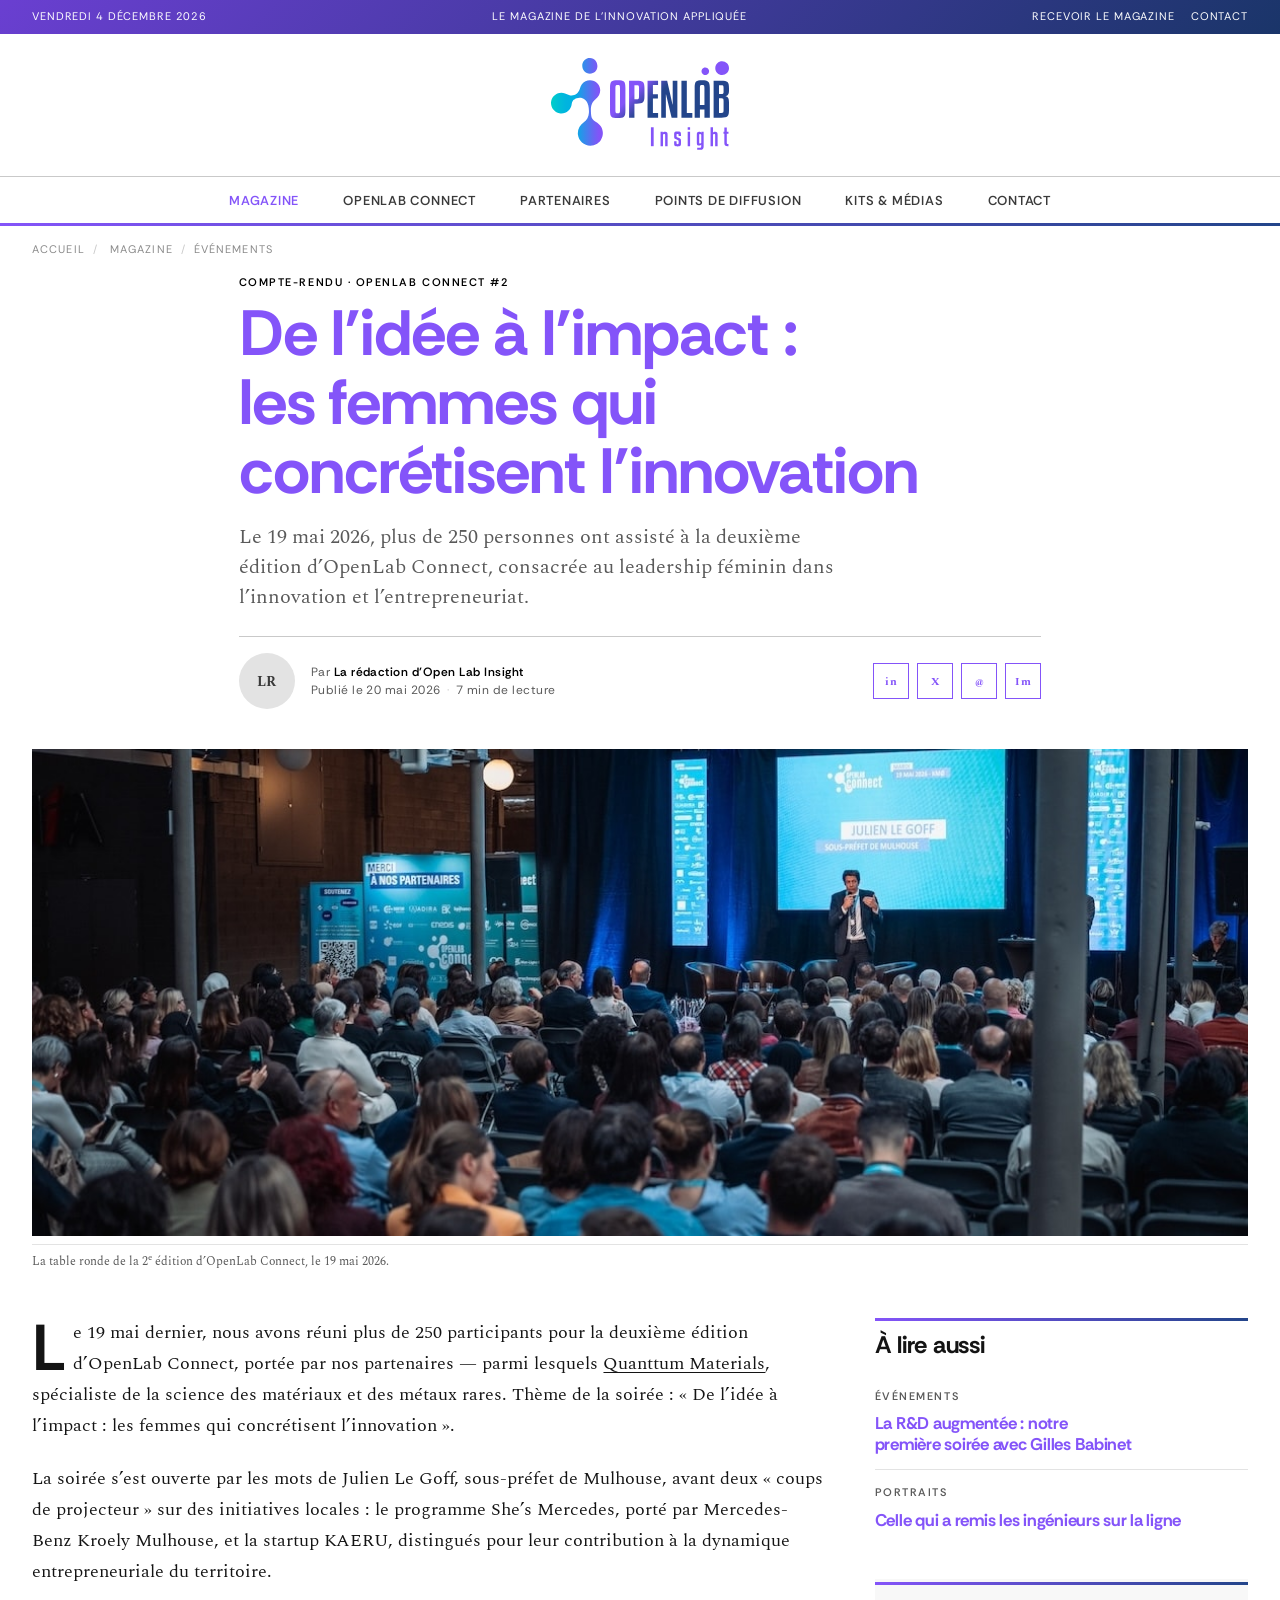
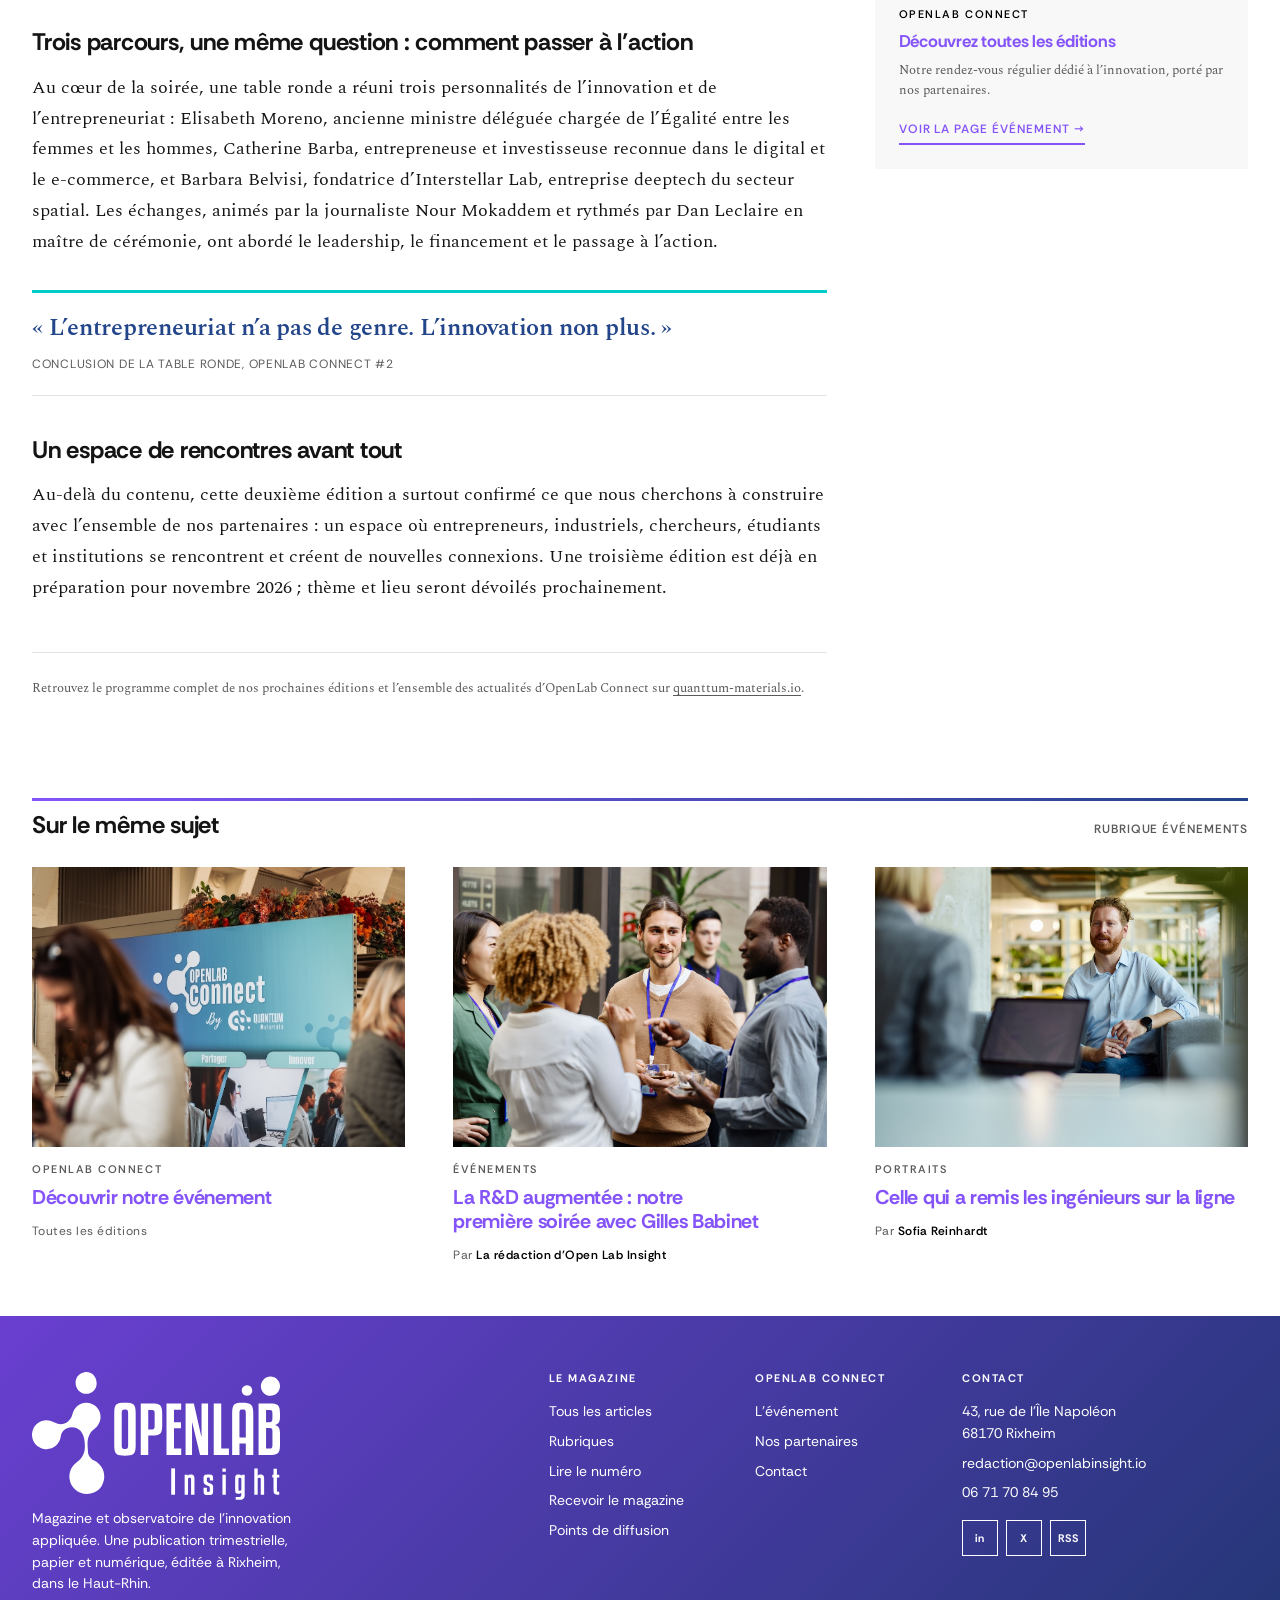
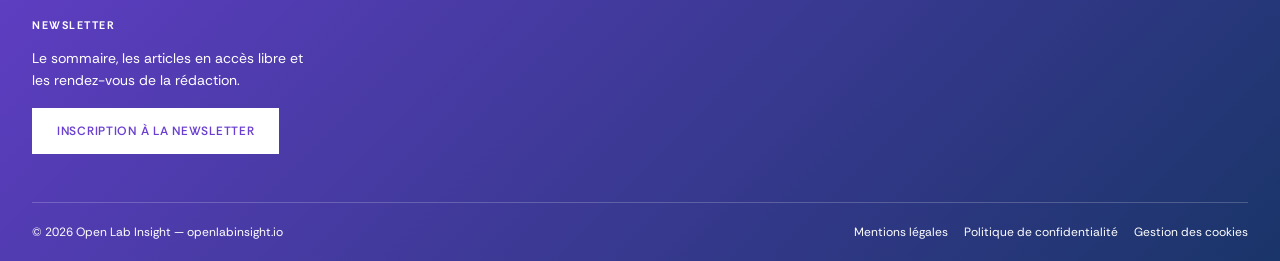
<file: article-openlab-connect-2.html>
<!doctype html>
<html lang="fr">
<head>
  <meta charset="utf-8">
  <meta name="viewport" content="width=device-width, initial-scale=1">
  <title>De l'idée à l'impact : les femmes qui concrétisent l'innovation | Open Lab Insight</title>
  <meta name="description" content="Compte-rendu de la 2e édition d'OpenLab Connect, le 19 mai 2026.">
  <link rel="preconnect" href="https://fonts.googleapis.com">
  <link rel="preconnect" href="https://fonts.gstatic.com" crossorigin>
  <link href="https://fonts.googleapis.com/css2?family=Rethink+Sans:wght@500;600;700&family=Spectral:wght@400;500;600;700&display=swap" rel="stylesheet">
  <link href="https://cdn.jsdelivr.net/npm/bootstrap@5.3.3/dist/css/bootstrap.min.css" rel="stylesheet">
  <link href="assets/css/style.css" rel="stylesheet">
</head>
<body>
<!-- ============================================================
     Fragment commun : barre supérieure, bandeau-titre, navigation.
     Dupliqué dans chaque page (pas de moteur de template).
     Toute modification doit être répercutée partout — voir CLAUDE.md.
     L'onglet courant porte la classe « active » sur son .nav-link.
     ============================================================ -->

<div class="oli-topbar">
  <div class="container oli-container">
    <div class="oli-topbar__inner">
      <span data-oli-date>&nbsp;</span>
      <span class="d-none d-lg-inline">Le magazine de l&rsquo;innovation appliqu&eacute;e</span>
      <span class="d-flex gap-3">
        <a href="kits.html">Recevoir le magazine</a>
        <a href="contact.html">Contact</a>
      </span>
    </div>
  </div>
</div>

<header class="oli-masthead">
  <div class="container oli-container">
    <a href="index.html" class="oli-logo"><img src="assets/img/OpenLab_Logo_Insight_principal.svg" alt="Open Lab Insight" class="oli-logo__img"></a>
  </div>
</header>

<div class="oli-nav">
  <div class="container oli-container">
    <nav class="navbar navbar-expand-lg" aria-label="Navigation principale">
      <button class="navbar-toggler ms-auto" type="button" data-bs-toggle="collapse"
              data-bs-target="#oliNav" aria-controls="oliNav" aria-expanded="false" aria-label="Ouvrir le menu">
        Menu
      </button>
      <div class="collapse navbar-collapse justify-content-center" id="oliNav">
        <ul class="navbar-nav">
          <li class="nav-item"><a class="nav-link active" data-nav="magazine" aria-current="page" href="magazine.html">Magazine</a></li>
          <li class="nav-item"><a class="nav-link" data-nav="connect" href="openlab-connect.html">OpenLab Connect</a></li>
          <li class="nav-item"><a class="nav-link" data-nav="partenaires" href="partenaires.html">Partenaires</a></li>
          <li class="nav-item"><a class="nav-link" data-nav="diffusion" href="points-de-diffusion.html">Points de diffusion</a></li>
          <li class="nav-item"><a class="nav-link" data-nav="kits" href="kits.html">Kits &amp; m&eacute;dias</a></li>
          <li class="nav-item"><a class="nav-link" data-nav="contact" href="contact.html">Contact</a></li>
        </ul>
      </div>
    </nav>
  </div>
</div>

<main id="contenu">
<div class="container oli-container">
  <div class="oli-breadcrumb">
    <a href="index.html">Accueil</a><span class="oli-sep">/</span>
    <a href="magazine.html">Magazine</a><span class="oli-sep">/</span>&Eacute;v&eacute;nements
  </div>
</div>

<article>
  <!-- Chapeau de l'article -->
  <header class="container oli-container pb-4">
    <div class="row justify-content-center">
      <div class="col-lg-9 col-xl-8">
        <p class="oli-kicker oli-kicker--black">Compte-rendu &middot; OpenLab Connect #2</p>
        <h1 class="oli-headline oli-headline--xxl mb-3">
          De l&rsquo;id&eacute;e &agrave; l&rsquo;impact&nbsp;: les femmes qui concr&eacute;tisent l&rsquo;innovation
        </h1>
        <p class="oli-standfirst oli-standfirst--lg mb-4" style="max-width:62ch;">
          Le 19 mai 2026, plus de 250 personnes ont assist&eacute; &agrave; la deuxi&egrave;me &eacute;dition d&rsquo;OpenLab
          Connect, consacr&eacute;e au leadership f&eacute;minin dans l&rsquo;innovation et l&rsquo;entrepreneuriat.
        </p>

        <div class="d-flex flex-wrap align-items-center justify-content-between gap-3 py-3 oli-rule oli-rule-dark">
          <div class="d-flex align-items-center gap-3">
            <span class="oli-avatar oli-avatar--lg" aria-hidden="true">LR</span>
            <div class="oli-byline mt-0">
              <div>Par <strong>La r&eacute;daction d&rsquo;Open Lab Insight</strong></div>
              <div>Publi&eacute; le 20 mai 2026<span class="oli-sep">&middot;</span>7 min de lecture</div>
            </div>
          </div>
          <div class="oli-share d-flex gap-2">
            <a href="#" aria-label="Partager sur LinkedIn">in</a>
            <a href="#" aria-label="Partager sur X">X</a>
            <a href="#" aria-label="Partager par e-mail">@</a>
            <a href="#" aria-label="Imprimer l&rsquo;article">Im</a>
          </div>
        </div>
      </div>
    </div>
  </header>

  <!-- Visuel principal -->
  <div class="container oli-container mb-5">
    <figure class="mb-0">
      <img src="assets/img/placeholder/19mai2026-OPENLAB connect-Manonn Egmann-MEP_7318.jpg" alt="Un intervenant sur sc&egrave;ne face au public de la 2e &eacute;dition d&rsquo;OpenLab Connect" width="1600" height="640" class="oli-photo--panorama">
      <figcaption>
        La table ronde de la 2<sup>e</sup> &eacute;dition d&rsquo;OpenLab Connect, le 19 mai 2026.
      </figcaption>
    </figure>
  </div>

  <div class="container oli-container">
    <div class="row g-5">

      <!-- Corps de l'article -->
      <div class="col-lg-8">
        <div class="oli-article__body">
          <p class="oli-lede">
            Le 19 mai dernier, nous avons r&eacute;uni plus de 250 participants pour la deuxi&egrave;me &eacute;dition
            d&rsquo;OpenLab Connect, port&eacute;e par nos partenaires &mdash; parmi lesquels
            <a href="https://www.quanttum-materials.io/" target="_blank" rel="noopener">Quanttum Materials</a>,
            sp&eacute;cialiste de la science des mat&eacute;riaux et des m&eacute;taux rares. Th&egrave;me de la soir&eacute;e&nbsp;:
            &laquo;&nbsp;De l&rsquo;id&eacute;e &agrave; l&rsquo;impact&nbsp;: les femmes qui concr&eacute;tisent
            l&rsquo;innovation&nbsp;&raquo;.
          </p>
          <p>
            La soir&eacute;e s&rsquo;est ouverte par les mots de Julien Le Goff, sous-pr&eacute;fet de Mulhouse, avant
            deux &laquo;&nbsp;coups de projecteur&nbsp;&raquo; sur des initiatives locales&nbsp;: le programme
            She&rsquo;s Mercedes, port&eacute; par Mercedes-Benz Kroely Mulhouse, et la startup KAERU, distingu&eacute;s
            pour leur contribution &agrave; la dynamique entrepreneuriale du territoire.
          </p>

          <h2>Trois parcours, une m&ecirc;me question&nbsp;: comment passer &agrave; l&rsquo;action</h2>
          <p>
            Au c&oelig;ur de la soir&eacute;e, une table ronde a r&eacute;uni trois personnalit&eacute;s de l&rsquo;innovation
            et de l&rsquo;entrepreneuriat&nbsp;: Elisabeth Moreno, ancienne ministre d&eacute;l&eacute;gu&eacute;e charg&eacute;e de
            l&rsquo;&Eacute;galit&eacute; entre les femmes et les hommes, Catherine Barba, entrepreneuse et
            investisseuse reconnue dans le digital et le e-commerce, et Barbara Belvisi, fondatrice
            d&rsquo;Interstellar Lab, entreprise deeptech du secteur spatial. Les &eacute;changes, anim&eacute;s par
            la journaliste Nour Mokaddem et rythm&eacute;s par Dan Leclaire en ma&icirc;tre de c&eacute;r&eacute;monie, ont
            abord&eacute; le leadership, le financement et le passage &agrave; l&rsquo;action.
          </p>

          <div class="oli-quote">
            <p>&laquo;&nbsp;L&rsquo;entrepreneuriat n&rsquo;a pas de genre. L&rsquo;innovation non plus.&nbsp;&raquo;</p>
            <footer>Conclusion de la table ronde, OpenLab Connect #2</footer>
          </div>

          <h2>Un espace de rencontres avant tout</h2>
          <p>
            Au-del&agrave; du contenu, cette deuxi&egrave;me &eacute;dition a surtout confirm&eacute; ce que nous cherchons &agrave;
            construire avec l&rsquo;ensemble de nos partenaires&nbsp;: un espace o&ugrave; entrepreneurs, industriels,
            chercheurs, &eacute;tudiants et institutions se rencontrent et cr&eacute;ent de nouvelles connexions.
            Une troisi&egrave;me &eacute;dition est d&eacute;j&agrave; en pr&eacute;paration pour novembre 2026&nbsp;; th&egrave;me et lieu
            seront d&eacute;voil&eacute;s prochainement.
          </p>

          <p class="mt-5 pt-4 oli-rule" style="font-size:.8125rem;font-family:var(--oli-sans);color:var(--oli-grey-700);">
            Retrouvez le programme complet de nos prochaines &eacute;ditions et l&rsquo;ensemble des actualit&eacute;s
            d&rsquo;OpenLab Connect sur
            <a href="https://www.quanttum-materials.io/actualites" target="_blank" rel="noopener">quanttum-materials.io</a>.
          </p>
        </div>
      </div>

      <!-- Colonne latérale -->
      <aside class="col-lg-4">
        <div class="position-sticky" style="top:96px;">
          <div class="oli-section-head"><h2>&Agrave; lire aussi</h2></div>
          <ul class="oli-list mb-5">
            <li>
              <p class="oli-kicker">&Eacute;v&eacute;nements</p>
              <h3 class="oli-headline oli-headline--sm"><a href="article-openlab-connect-1.html">La R&amp;D augment&eacute;e&nbsp;: notre premi&egrave;re soir&eacute;e avec Gilles Babinet</a></h3>
            </li>
            <li>
              <p class="oli-kicker">Portraits</p>
              <h3 class="oli-headline oli-headline--sm"><a href="article.html">Celle qui a remis les ing&eacute;nieurs sur la ligne</a></h3>
            </li>
          </ul>

          <div class="oli-edito">
            <p class="oli-kicker oli-kicker--black">OpenLab Connect</p>
            <h3 class="oli-headline oli-headline--sm mb-2">D&eacute;couvrez toutes les &eacute;ditions</h3>
            <p style="font-size:.8125rem;color:var(--oli-grey-700);">Notre rendez-vous r&eacute;gulier d&eacute;di&eacute; &agrave; l&rsquo;innovation, port&eacute; par nos partenaires.</p>
            <a href="openlab-connect.html" class="oli-arrow-link">Voir la page &eacute;v&eacute;nement &rarr;</a>
          </div>
        </div>
      </aside>

    </div>
  </div>
</article>

<!-- Sur le même sujet -->
<section class="oli-section mt-4">
  <div class="container oli-container">
    <div class="oli-section-head">
      <h2>Sur le m&ecirc;me sujet</h2>
      <a class="oli-more" href="magazine.html">Rubrique &Eacute;v&eacute;nements</a>
    </div>
    <div class="row g-4 g-lg-5">
      <div class="col-md-4">
        <article class="oli-card"><a class="oli-card__media" href="openlab-connect.html" tabindex="-1" aria-hidden="true"><img src="assets/img/placeholder/19mai2026-OPENLAB connect-Manonn Egmann-MEP_6162.jpg" alt="" width="900" height="675"></a>
          <p class="oli-kicker">OpenLab Connect</p>
          <h3 class="oli-headline oli-headline--md"><a href="openlab-connect.html">D&eacute;couvrir notre &eacute;v&eacute;nement</a></h3>
          <p class="oli-byline">Toutes les &eacute;ditions</p></article>
      </div>
      <div class="col-md-4">
        <article class="oli-card"><a class="oli-card__media" href="article-openlab-connect-1.html" tabindex="-1" aria-hidden="true"><img src="assets/img/placeholder/iStock-1385328437.jpg" alt="" width="900" height="675"></a>
          <p class="oli-kicker">&Eacute;v&eacute;nements</p>
          <h3 class="oli-headline oli-headline--md"><a href="article-openlab-connect-1.html">La R&amp;D augment&eacute;e&nbsp;: notre premi&egrave;re soir&eacute;e avec Gilles Babinet</a></h3>
          <p class="oli-byline">Par <strong>La r&eacute;daction d&rsquo;Open Lab Insight</strong></p></article>
      </div>
      <div class="col-md-4">
        <article class="oli-card"><a class="oli-card__media" href="article.html" tabindex="-1" aria-hidden="true"><img src="assets/img/placeholder/iStock-1979775548.jpg" alt="" width="900" height="675"></a>
          <p class="oli-kicker">Portraits</p>
          <h3 class="oli-headline oli-headline--md"><a href="article.html">Celle qui a remis les ing&eacute;nieurs sur la ligne</a></h3>
          <p class="oli-byline">Par <strong>Sofia Reinhardt</strong></p></article>
      </div>
    </div>
  </div>
</section>
</main>

<!-- ============================================================
     Fragment commun : pied de page.
     Dupliqu&eacute; dans chaque page — voir CLAUDE.md.
     ============================================================ -->
<footer class="oli-footer">
  <div class="container oli-container">
    <div class="row g-4">

      <div class="col-lg-4">
        <p class="oli-footer__logo mb-2"><img src="assets/img/OpenLab_Logo_Insight_full-white.svg" alt="Open Lab Insight" class="oli-footer__logo-img"></p>
        <p class="mb-4" style="font-size:.875rem;max-width:34ch;">
          Magazine et observatoire de l&rsquo;innovation appliqu&eacute;e. Une publication trimestrielle,
          papier et num&eacute;rique, &eacute;dit&eacute;e &agrave; Rixheim, dans le Haut-Rhin.
        </p>
        <h3>Newsletter</h3>
        <p class="mb-3" style="font-size:.875rem;max-width:34ch;">
          Le sommaire, les articles en acc&egrave;s libre et les rendez-vous de la r&eacute;daction.
        </p>
        <a href="#" class="btn btn-light">Inscription &agrave; la newsletter</a>
      </div>

      <div class="col-6 col-lg-2 offset-lg-1">
        <h3>Le magazine</h3>
        <ul>
          <li><a href="magazine.html">Tous les articles</a></li>
          <li><a href="magazine.html">Rubriques</a></li>
          <li><a href="kits.html">Lire le num&eacute;ro</a></li>
          <li><a href="kits.html">Recevoir le magazine</a></li>
          <li><a href="points-de-diffusion.html">Points de diffusion</a></li>
        </ul>
      </div>

      <div class="col-6 col-lg-2">
        <h3>OpenLab Connect</h3>
        <ul>
          <li><a href="openlab-connect.html">L&rsquo;&eacute;v&eacute;nement</a></li>
          <li><a href="partenaires.html">Nos partenaires</a></li>
          <li><a href="contact.html">Contact</a></li>
        </ul>
      </div>

      <div class="col-6 col-lg-3">
        <h3>Contact</h3>
        <ul>
          <li>43, rue de l&rsquo;&Icirc;le Napol&eacute;on<br>68170 Rixheim</li>
          <li><a href="mailto:redaction@openlabinsight.io">redaction@openlabinsight.io</a></li>
          <li><a href="tel:+33671708495">06 71 70 84 95</a></li>
        </ul>
        <div class="oli-share oli-share--light d-flex gap-2 mt-3">
          <a href="#" aria-label="LinkedIn">in</a>
          <a href="#" aria-label="X">X</a>
          <a href="#" aria-label="Flux RSS">RSS</a>
        </div>
      </div>

    </div>

    <div class="oli-footer__bottom d-flex flex-wrap justify-content-between gap-2">
      <span>&copy; <span data-oli-year>2026</span> Open Lab Insight &mdash; openlabinsight.io</span>
      <span class="d-flex flex-wrap gap-3">
        <a href="#">Mentions l&eacute;gales</a>
        <a href="#">Politique de confidentialit&eacute;</a>
        <a href="#">Gestion des cookies</a>
      </span>
    </div>
  </div>
</footer>
<script src="https://cdn.jsdelivr.net/npm/bootstrap@5.3.3/dist/js/bootstrap.bundle.min.js"></script>
<script src="assets/js/main.js"></script>
</body>
</html>
</file>
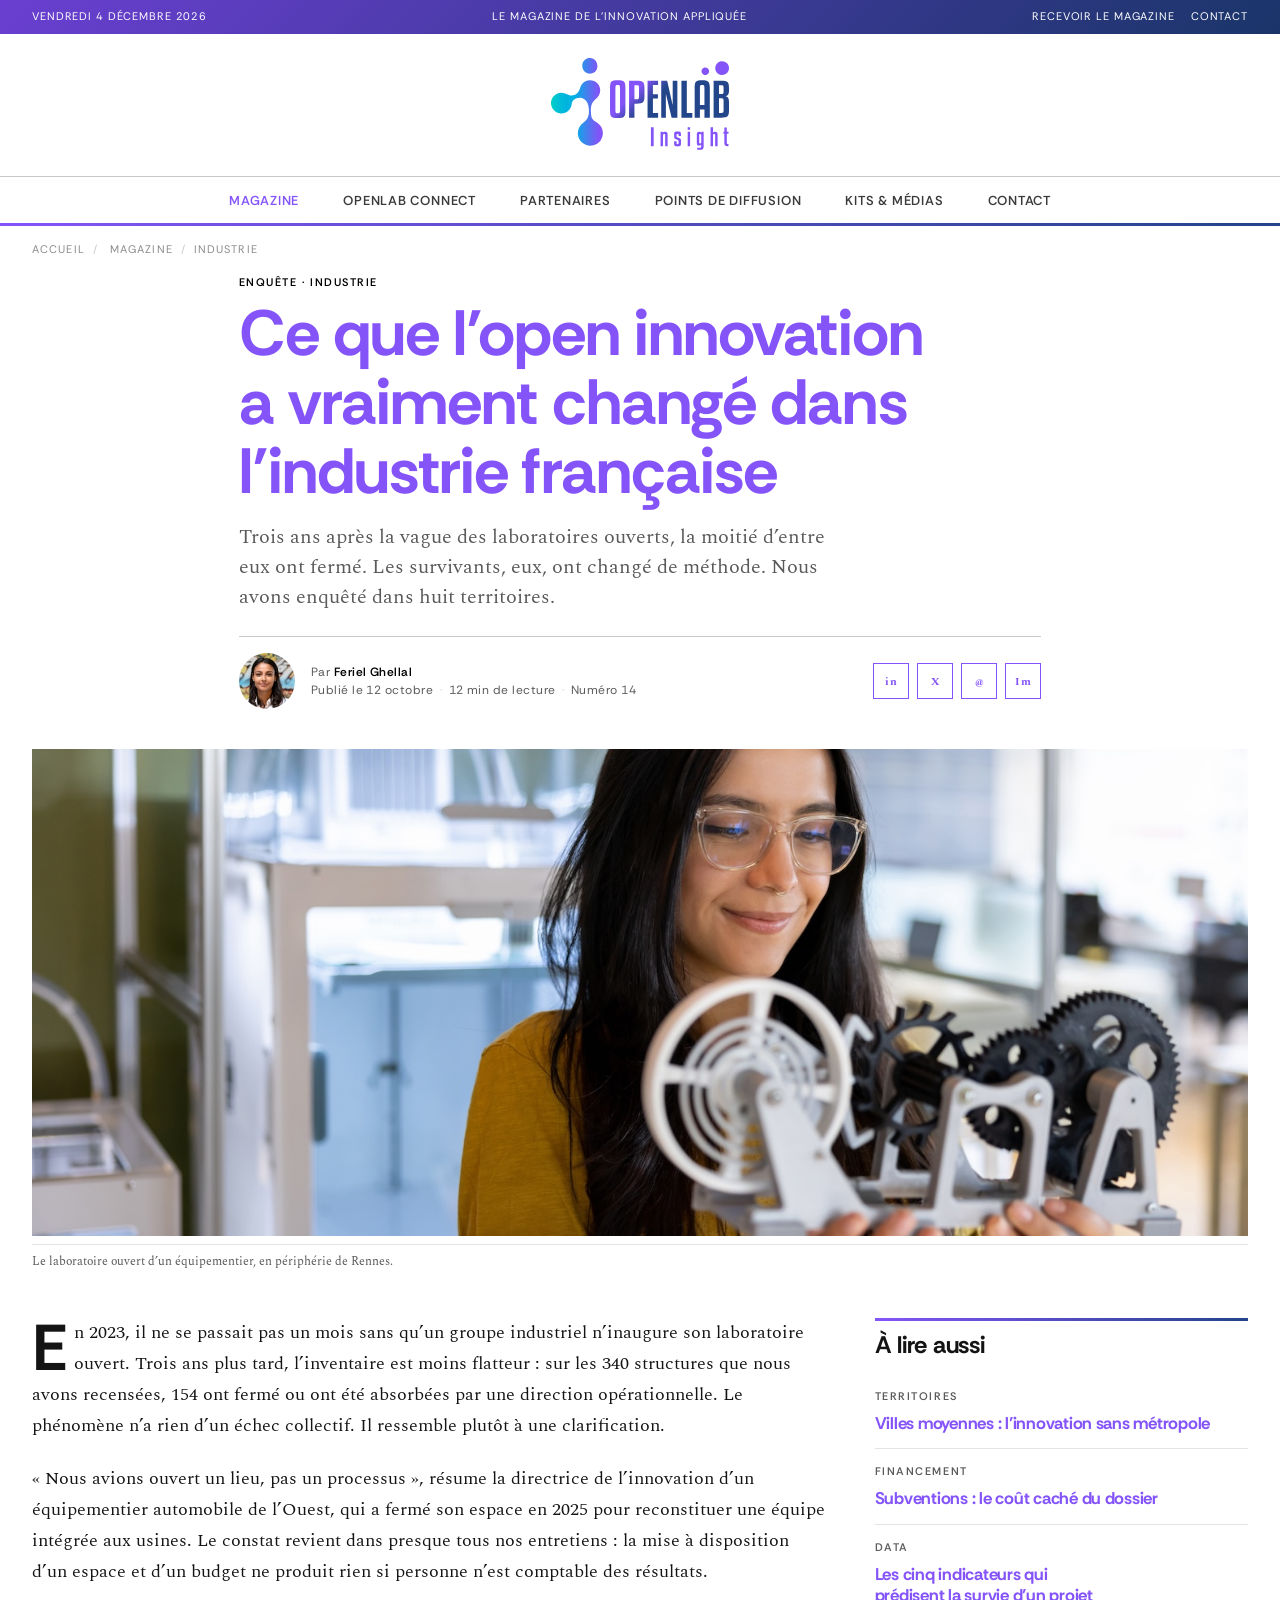
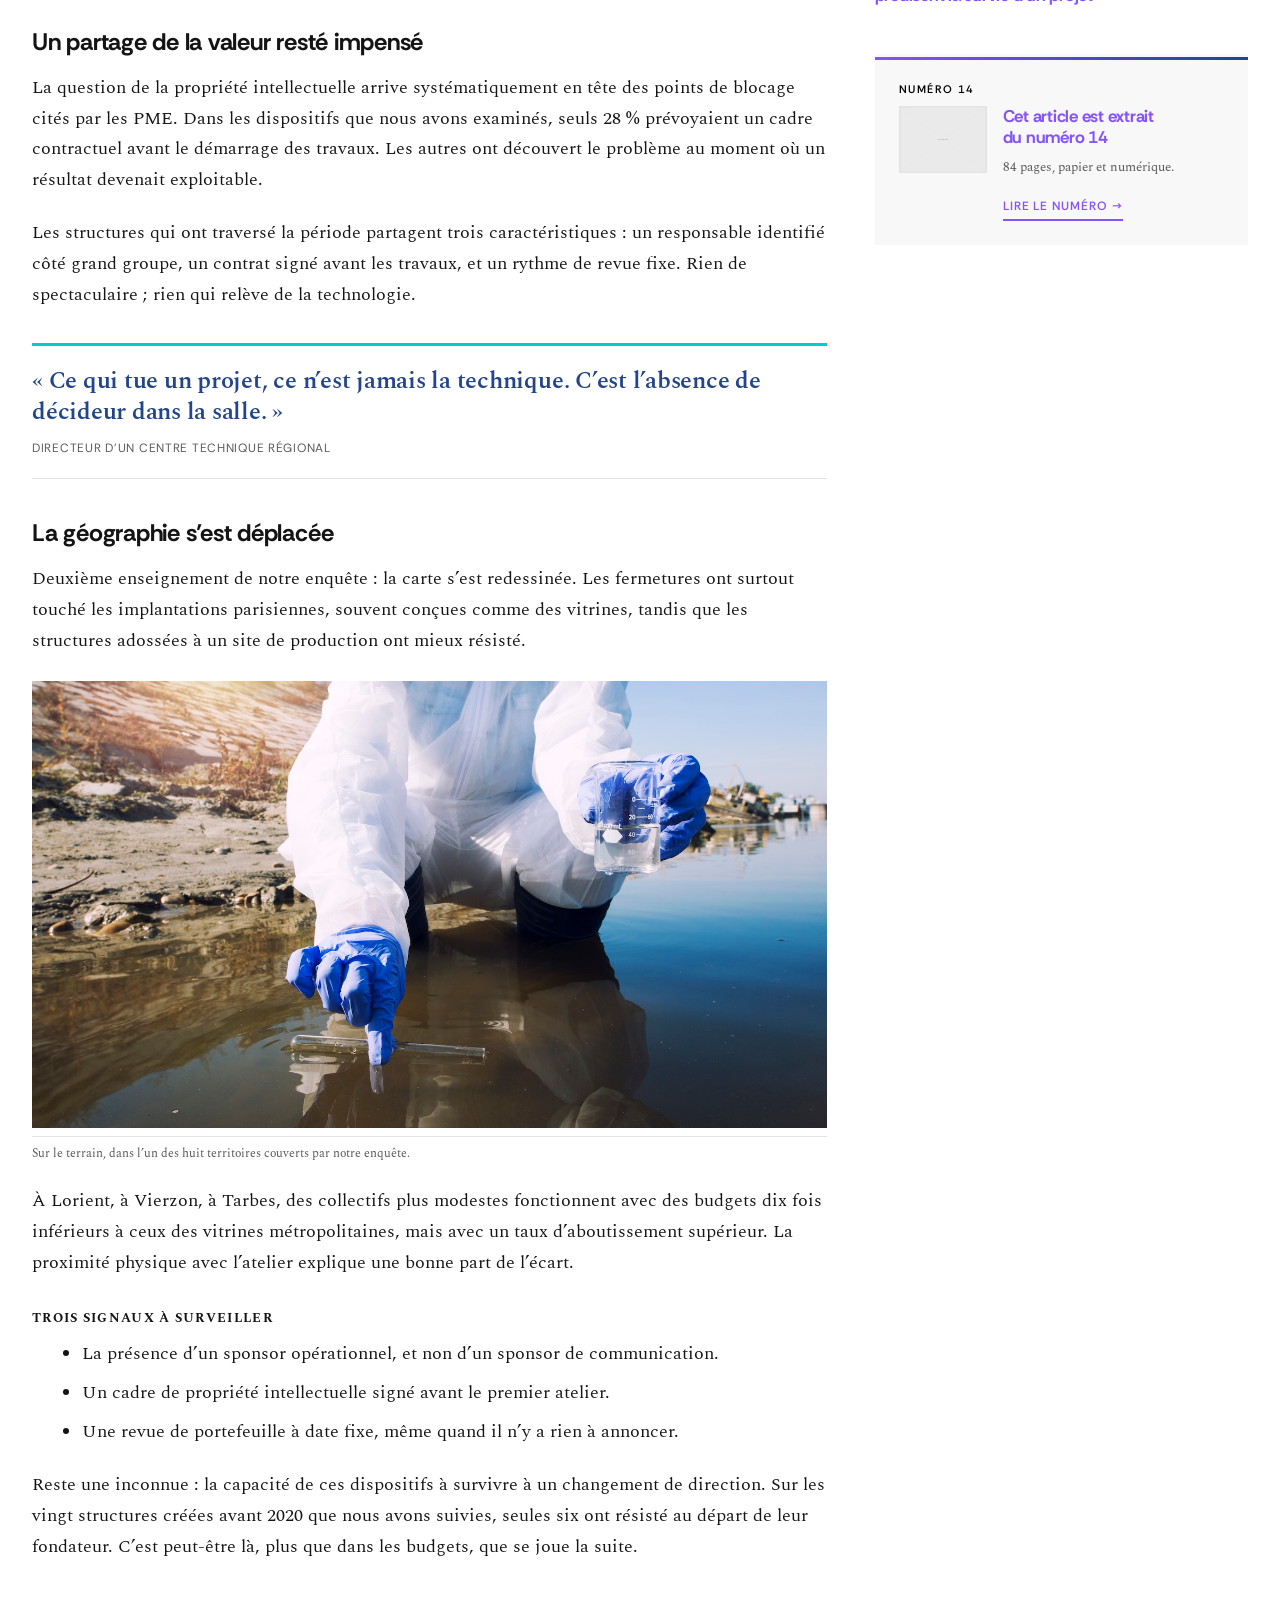
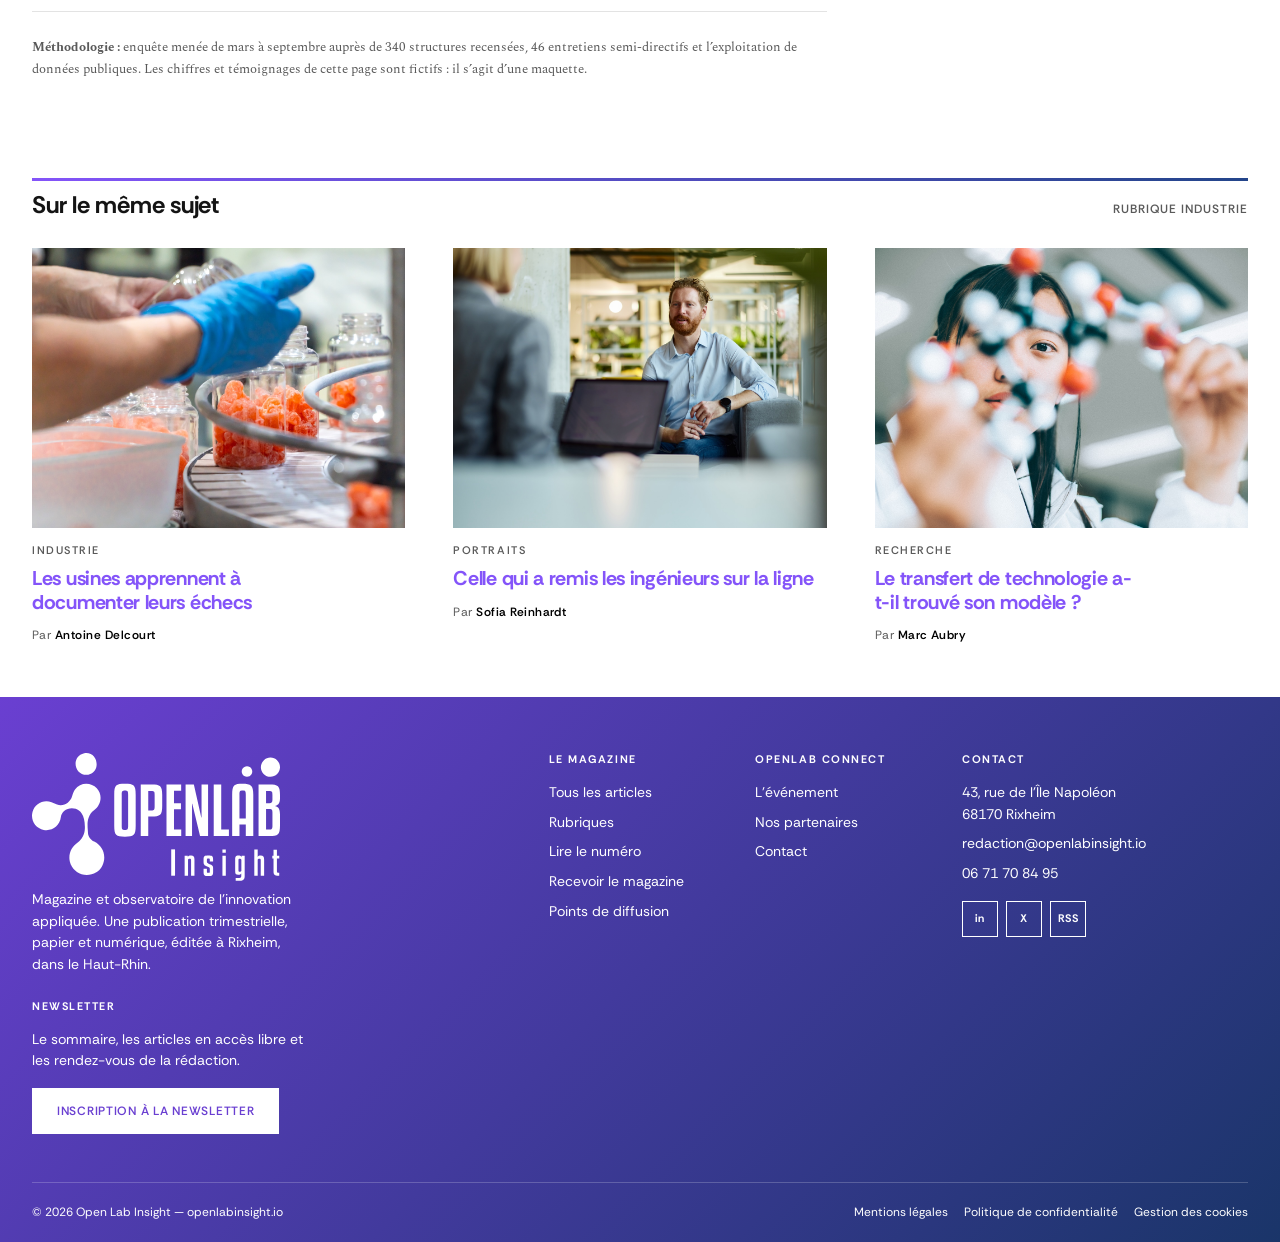
<file: article.html>
<!doctype html>
<html lang="fr">
<head>
  <meta charset="utf-8">
  <meta name="viewport" content="width=device-width, initial-scale=1">
  <title>Ce que l'open innovation a vraiment changé | Open Lab Insight</title>
  <meta name="description" content="Enquête : trois ans après, quel bilan pour les laboratoires ouverts de l'industrie française ?">
  <link rel="preconnect" href="https://fonts.googleapis.com">
  <link rel="preconnect" href="https://fonts.gstatic.com" crossorigin>
  <link href="https://fonts.googleapis.com/css2?family=Rethink+Sans:wght@500;600;700&family=Spectral:wght@400;500;600;700&display=swap" rel="stylesheet">
  <link href="https://cdn.jsdelivr.net/npm/bootstrap@5.3.3/dist/css/bootstrap.min.css" rel="stylesheet">
  <link href="assets/css/style.css" rel="stylesheet">
</head>
<body>
<!-- ============================================================
     Fragment commun : barre supérieure, bandeau-titre, navigation.
     Dupliqué dans chaque page (pas de moteur de template).
     Toute modification doit être répercutée partout — voir CLAUDE.md.
     L'onglet courant porte la classe « active » sur son .nav-link.
     ============================================================ -->

<div class="oli-topbar">
  <div class="container oli-container">
    <div class="oli-topbar__inner">
      <span data-oli-date>&nbsp;</span>
      <span class="d-none d-lg-inline">Le magazine de l&rsquo;innovation appliqu&eacute;e</span>
      <span class="d-flex gap-3">
        <a href="kits.html">Recevoir le magazine</a>
        <a href="contact.html">Contact</a>
      </span>
    </div>
  </div>
</div>

<header class="oli-masthead">
  <div class="container oli-container">
    <a href="index.html" class="oli-logo"><img src="assets/img/OpenLab_Logo_Insight_principal.svg" alt="Open Lab Insight" class="oli-logo__img"></a>
  </div>
</header>

<div class="oli-nav">
  <div class="container oli-container">
    <nav class="navbar navbar-expand-lg" aria-label="Navigation principale">
      <button class="navbar-toggler ms-auto" type="button" data-bs-toggle="collapse"
              data-bs-target="#oliNav" aria-controls="oliNav" aria-expanded="false" aria-label="Ouvrir le menu">
        Menu
      </button>
      <div class="collapse navbar-collapse justify-content-center" id="oliNav">
        <ul class="navbar-nav">
          <li class="nav-item"><a class="nav-link active" data-nav="magazine" aria-current="page" href="magazine.html">Magazine</a></li>
          <li class="nav-item"><a class="nav-link" data-nav="connect" href="openlab-connect.html">OpenLab Connect</a></li>
          <li class="nav-item"><a class="nav-link" data-nav="partenaires" href="partenaires.html">Partenaires</a></li>
          <li class="nav-item"><a class="nav-link" data-nav="diffusion" href="points-de-diffusion.html">Points de diffusion</a></li>
          <li class="nav-item"><a class="nav-link" data-nav="kits" href="kits.html">Kits &amp; m&eacute;dias</a></li>
          <li class="nav-item"><a class="nav-link" data-nav="contact" href="contact.html">Contact</a></li>
        </ul>
      </div>
    </nav>
  </div>
</div>

<main id="contenu">
<div class="container oli-container">
  <div class="oli-breadcrumb">
    <a href="index.html">Accueil</a><span class="oli-sep">/</span>
    <a href="magazine.html">Magazine</a><span class="oli-sep">/</span>Industrie
  </div>
</div>

<article>
  <!-- Chapeau de l'article -->
  <header class="container oli-container pb-4">
    <div class="row justify-content-center">
      <div class="col-lg-9 col-xl-8">
        <p class="oli-kicker oli-kicker--black">Enqu&ecirc;te &middot; Industrie</p>
        <h1 class="oli-headline oli-headline--xxl mb-3">
          Ce que l&rsquo;open innovation a vraiment chang&eacute; dans l&rsquo;industrie fran&ccedil;aise
        </h1>
        <p class="oli-standfirst oli-standfirst--lg mb-4" style="max-width:62ch;">
          Trois ans apr&egrave;s la vague des laboratoires ouverts, la moiti&eacute; d&rsquo;entre eux ont ferm&eacute;.
          Les survivants, eux, ont chang&eacute; de m&eacute;thode. Nous avons enqu&ecirc;t&eacute; dans huit territoires.
        </p>

        <div class="d-flex flex-wrap align-items-center justify-content-between gap-3 py-3 oli-rule oli-rule-dark">
          <div class="d-flex align-items-center gap-3">
            <img class="oli-avatar oli-avatar--lg" src="assets/img/placeholder/feriel.webp" alt="" aria-hidden="true">
            <div class="oli-byline mt-0">
              <div>Par <strong>Feriel Ghellal</strong></div>
              <div>Publi&eacute; le 12 octobre<span class="oli-sep">&middot;</span>12 min de lecture<span class="oli-sep">&middot;</span>Num&eacute;ro 14</div>
            </div>
          </div>
          <div class="oli-share d-flex gap-2">
            <a href="#" aria-label="Partager sur LinkedIn">in</a>
            <a href="#" aria-label="Partager sur X">X</a>
            <a href="#" aria-label="Partager par e-mail">@</a>
            <a href="#" aria-label="Imprimer l&rsquo;article">Im</a>
          </div>
        </div>
      </div>
    </div>
  </header>

  <!-- Visuel principal -->
  <div class="container oli-container mb-5">
    <figure class="mb-0">
      <img src="assets/img/placeholder/iStock-1398717849.jpg" alt="Une ing&eacute;nieure examine un bras robotis&eacute; imprim&eacute; en 3D dans un fablab" width="1600" height="640" class="oli-photo--panorama">
      <figcaption>
        Le laboratoire ouvert d&rsquo;un &eacute;quipementier, en p&eacute;riph&eacute;rie de Rennes.
      </figcaption>
    </figure>
  </div>

  <div class="container oli-container">
    <div class="row g-5">

      <!-- Corps de l'article -->
      <div class="col-lg-8">
        <div class="oli-article__body">
          <p class="oli-lede">
            En 2023, il ne se passait pas un mois sans qu&rsquo;un groupe industriel n&rsquo;inaugure son
            laboratoire ouvert. Trois ans plus tard, l&rsquo;inventaire est moins flatteur&nbsp;: sur les
            340 structures que nous avons recens&eacute;es, 154 ont ferm&eacute; ou ont &eacute;t&eacute; absorb&eacute;es par une
            direction op&eacute;rationnelle. Le ph&eacute;nom&egrave;ne n&rsquo;a rien d&rsquo;un &eacute;chec collectif. Il ressemble
            plut&ocirc;t &agrave; une clarification.
          </p>
          <p>
            &laquo;&nbsp;Nous avions ouvert un lieu, pas un processus&nbsp;&raquo;, r&eacute;sume la directrice de
            l&rsquo;innovation d&rsquo;un &eacute;quipementier automobile de l&rsquo;Ouest, qui a ferm&eacute; son espace en
            2025 pour reconstituer une &eacute;quipe int&eacute;gr&eacute;e aux usines. Le constat revient dans
            presque tous nos entretiens&nbsp;: la mise &agrave; disposition d&rsquo;un espace et d&rsquo;un budget ne
            produit rien si personne n&rsquo;est comptable des r&eacute;sultats.
          </p>

          <h2>Un partage de la valeur rest&eacute; impens&eacute;</h2>
          <p>
            La question de la propri&eacute;t&eacute; intellectuelle arrive syst&eacute;matiquement en t&ecirc;te des
            points de blocage cit&eacute;s par les PME. Dans les dispositifs que nous avons examin&eacute;s,
            seuls 28&nbsp;% pr&eacute;voyaient un cadre contractuel avant le d&eacute;marrage des travaux. Les
            autres ont d&eacute;couvert le probl&egrave;me au moment o&ugrave; un r&eacute;sultat devenait exploitable.
          </p>
          <p>
            Les structures qui ont travers&eacute; la p&eacute;riode partagent trois caract&eacute;ristiques&nbsp;: un
            responsable identifi&eacute; c&ocirc;t&eacute; grand groupe, un contrat sign&eacute; avant les travaux, et un
            rythme de revue fixe. Rien de spectaculaire&nbsp;; rien qui rel&egrave;ve de la technologie.
          </p>

          <div class="oli-quote">
            <p>&laquo;&nbsp;Ce qui tue un projet, ce n&rsquo;est jamais la technique. C&rsquo;est l&rsquo;absence de d&eacute;cideur dans la salle.&nbsp;&raquo;</p>
            <footer>Directeur d&rsquo;un centre technique r&eacute;gional</footer>
          </div>

          <h2>La g&eacute;ographie s&rsquo;est d&eacute;plac&eacute;e</h2>
          <p>
            Deuxi&egrave;me enseignement de notre enqu&ecirc;te&nbsp;: la carte s&rsquo;est redessin&eacute;e. Les fermetures
            ont surtout touch&eacute; les implantations parisiennes, souvent con&ccedil;ues comme des vitrines,
            tandis que les structures adoss&eacute;es &agrave; un site de production ont mieux r&eacute;sist&eacute;.
          </p>
          <figure class="my-4">
            <img src="assets/img/placeholder/ecologiste-prenant-des-echantillons-d-eau-avec-un-tube-a-essai-de-la-riviere-de-la-ville-pour-determiner-le-niveau-de-contamination-et-de-pollution.jpg" alt="Un pr&eacute;l&egrave;vement sur le terrain, dans l&rsquo;un des huit territoires couverts par l&rsquo;enqu&ecirc;te" width="1200" height="675" class="oli-photo--wide">
            <figcaption>Sur le terrain, dans l&rsquo;un des huit territoires couverts par notre enqu&ecirc;te.</figcaption>
          </figure>
          <p>
            &Agrave; Lorient, &agrave; Vierzon, &agrave; Tarbes, des collectifs plus modestes fonctionnent avec des
            budgets dix fois inf&eacute;rieurs &agrave; ceux des vitrines m&eacute;tropolitaines, mais avec un taux
            d&rsquo;aboutissement sup&eacute;rieur. La proximit&eacute; physique avec l&rsquo;atelier explique une bonne
            part de l&rsquo;&eacute;cart.
          </p>

          <h3>Trois signaux &agrave; surveiller</h3>
          <ul>
            <li>La pr&eacute;sence d&rsquo;un sponsor op&eacute;rationnel, et non d&rsquo;un sponsor de communication.</li>
            <li>Un cadre de propri&eacute;t&eacute; intellectuelle sign&eacute; avant le premier atelier.</li>
            <li>Une revue de portefeuille &agrave; date fixe, m&ecirc;me quand il n&rsquo;y a rien &agrave; annoncer.</li>
          </ul>
          <p>
            Reste une inconnue&nbsp;: la capacit&eacute; de ces dispositifs &agrave; survivre &agrave; un changement de
            direction. Sur les vingt structures cr&eacute;&eacute;es avant 2020 que nous avons suivies, seules
            six ont r&eacute;sist&eacute; au d&eacute;part de leur fondateur. C&rsquo;est peut-&ecirc;tre l&agrave;, plus que dans les
            budgets, que se joue la suite.
          </p>

          <p class="mt-5 pt-4 oli-rule" style="font-size:.8125rem;font-family:var(--oli-sans);color:var(--oli-grey-700);">
            <strong>M&eacute;thodologie&nbsp;:</strong> enqu&ecirc;te men&eacute;e de mars &agrave; septembre aupr&egrave;s de 340 structures
            recens&eacute;es, 46 entretiens semi-directifs et l&rsquo;exploitation de donn&eacute;es publiques. Les
            chiffres et t&eacute;moignages de cette page sont fictifs&nbsp;: il s&rsquo;agit d&rsquo;une maquette.
          </p>
        </div>
      </div>

      <!-- Colonne latérale -->
      <aside class="col-lg-4">
        <div class="position-sticky" style="top:96px;">
          <div class="oli-section-head"><h2>&Agrave; lire aussi</h2></div>
          <ul class="oli-list mb-5">
            <li>
              <p class="oli-kicker">Territoires</p>
              <h3 class="oli-headline oli-headline--sm"><a href="article.html">Villes moyennes&nbsp;: l&rsquo;innovation sans m&eacute;tropole</a></h3>
            </li>
            <li>
              <p class="oli-kicker">Financement</p>
              <h3 class="oli-headline oli-headline--sm"><a href="article.html">Subventions&nbsp;: le co&ucirc;t cach&eacute; du dossier</a></h3>
            </li>
            <li>
              <p class="oli-kicker">Data</p>
              <h3 class="oli-headline oli-headline--sm"><a href="article.html">Les cinq indicateurs qui pr&eacute;disent la survie d&rsquo;un projet</a></h3>
            </li>
          </ul>

          <div class="oli-edito">
            <p class="oli-kicker oli-kicker--black">Num&eacute;ro 14</p>
            <div class="d-flex gap-3 align-items-start">
              <img src="assets/img/ph-cover.svg" alt="" width="1000" height="760" style="width:88px;border:1px solid var(--oli-grey-200);">
              <div>
                <h3 class="oli-headline oli-headline--sm mb-2">Cet article est extrait du num&eacute;ro 14</h3>
                <p style="font-size:.8125rem;color:var(--oli-grey-700);">84 pages, papier et num&eacute;rique.</p>
                <a href="kits.html" class="oli-arrow-link">Lire le num&eacute;ro &rarr;</a>
              </div>
            </div>
          </div>
        </div>
      </aside>

    </div>
  </div>
</article>

<!-- Sur le même sujet -->
<section class="oli-section mt-4">
  <div class="container oli-container">
    <div class="oli-section-head">
      <h2>Sur le m&ecirc;me sujet</h2>
      <a class="oli-more" href="magazine.html">Rubrique Industrie</a>
    </div>
    <div class="row g-4 g-lg-5">
      <div class="col-md-4">
        <article class="oli-card"><a class="oli-card__media" href="article.html" tabindex="-1" aria-hidden="true"><img src="assets/img/placeholder/iStock-2209622603.jpg" alt="" width="900" height="675"></a>
          <p class="oli-kicker">Industrie</p>
          <h3 class="oli-headline oli-headline--md"><a href="article.html">Les usines apprennent &agrave; documenter leurs &eacute;checs</a></h3>
          <p class="oli-byline">Par <strong>Antoine Delcourt</strong></p></article>
      </div>
      <div class="col-md-4">
        <article class="oli-card"><a class="oli-card__media" href="article.html" tabindex="-1" aria-hidden="true"><img src="assets/img/placeholder/iStock-1979775548.jpg" alt="" width="900" height="675"></a>
          <p class="oli-kicker">Portraits</p>
          <h3 class="oli-headline oli-headline--md"><a href="article.html">Celle qui a remis les ing&eacute;nieurs sur la ligne</a></h3>
          <p class="oli-byline">Par <strong>Sofia Reinhardt</strong></p></article>
      </div>
      <div class="col-md-4">
        <article class="oli-card"><a class="oli-card__media" href="article.html" tabindex="-1" aria-hidden="true"><img src="assets/img/placeholder/iStock-477001700.jpg" alt="" width="900" height="675"></a>
          <p class="oli-kicker">Recherche</p>
          <h3 class="oli-headline oli-headline--md"><a href="article.html">Le transfert de technologie a-t-il trouv&eacute; son mod&egrave;le&nbsp;?</a></h3>
          <p class="oli-byline">Par <strong>Marc Aubry</strong></p></article>
      </div>
    </div>
  </div>
</section>
</main>

<!-- ============================================================
     Fragment commun : pied de page.
     Dupliqu&eacute; dans chaque page — voir CLAUDE.md.
     ============================================================ -->
<footer class="oli-footer">
  <div class="container oli-container">
    <div class="row g-4">

      <div class="col-lg-4">
        <p class="oli-footer__logo mb-2"><img src="assets/img/OpenLab_Logo_Insight_full-white.svg" alt="Open Lab Insight" class="oli-footer__logo-img"></p>
        <p class="mb-4" style="font-size:.875rem;max-width:34ch;">
          Magazine et observatoire de l&rsquo;innovation appliqu&eacute;e. Une publication trimestrielle,
          papier et num&eacute;rique, &eacute;dit&eacute;e &agrave; Rixheim, dans le Haut-Rhin.
        </p>
        <h3>Newsletter</h3>
        <p class="mb-3" style="font-size:.875rem;max-width:34ch;">
          Le sommaire, les articles en acc&egrave;s libre et les rendez-vous de la r&eacute;daction.
        </p>
        <a href="#" class="btn btn-light">Inscription &agrave; la newsletter</a>
      </div>

      <div class="col-6 col-lg-2 offset-lg-1">
        <h3>Le magazine</h3>
        <ul>
          <li><a href="magazine.html">Tous les articles</a></li>
          <li><a href="magazine.html">Rubriques</a></li>
          <li><a href="kits.html">Lire le num&eacute;ro</a></li>
          <li><a href="kits.html">Recevoir le magazine</a></li>
          <li><a href="points-de-diffusion.html">Points de diffusion</a></li>
        </ul>
      </div>

      <div class="col-6 col-lg-2">
        <h3>OpenLab Connect</h3>
        <ul>
          <li><a href="openlab-connect.html">L&rsquo;&eacute;v&eacute;nement</a></li>
          <li><a href="partenaires.html">Nos partenaires</a></li>
          <li><a href="contact.html">Contact</a></li>
        </ul>
      </div>

      <div class="col-6 col-lg-3">
        <h3>Contact</h3>
        <ul>
          <li>43, rue de l&rsquo;&Icirc;le Napol&eacute;on<br>68170 Rixheim</li>
          <li><a href="mailto:redaction@openlabinsight.io">redaction@openlabinsight.io</a></li>
          <li><a href="tel:+33671708495">06 71 70 84 95</a></li>
        </ul>
        <div class="oli-share oli-share--light d-flex gap-2 mt-3">
          <a href="#" aria-label="LinkedIn">in</a>
          <a href="#" aria-label="X">X</a>
          <a href="#" aria-label="Flux RSS">RSS</a>
        </div>
      </div>

    </div>

    <div class="oli-footer__bottom d-flex flex-wrap justify-content-between gap-2">
      <span>&copy; <span data-oli-year>2026</span> Open Lab Insight &mdash; openlabinsight.io</span>
      <span class="d-flex flex-wrap gap-3">
        <a href="#">Mentions l&eacute;gales</a>
        <a href="#">Politique de confidentialit&eacute;</a>
        <a href="#">Gestion des cookies</a>
      </span>
    </div>
  </div>
</footer>
<script src="https://cdn.jsdelivr.net/npm/bootstrap@5.3.3/dist/js/bootstrap.bundle.min.js"></script>
<script src="assets/js/main.js"></script>
</body>
</html>
</file>
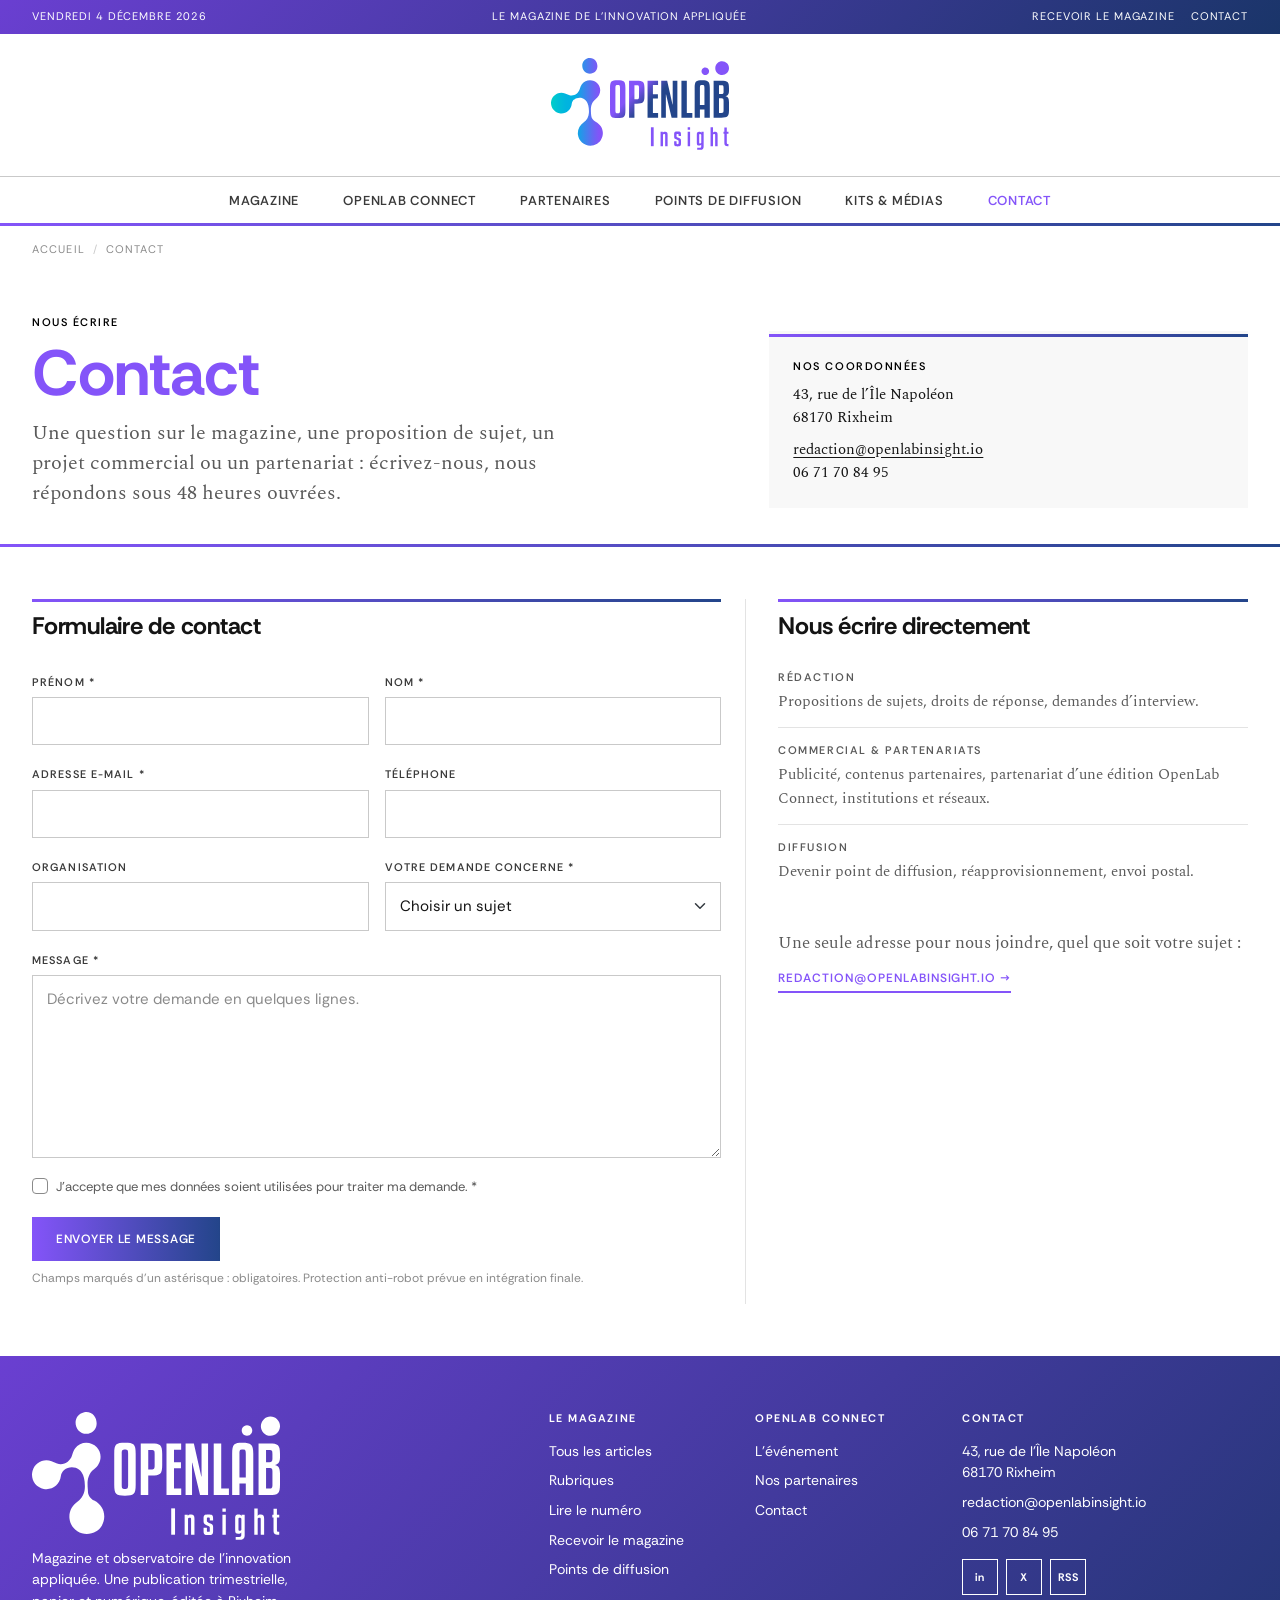
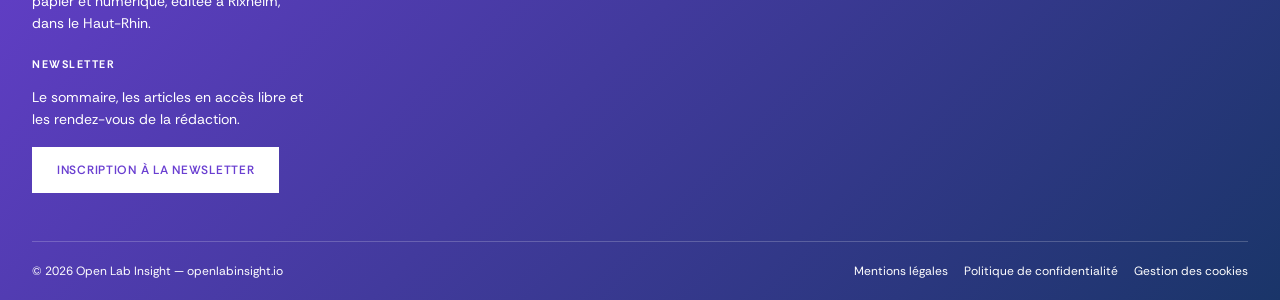
<file: contact.html>
<!doctype html>
<html lang="fr">
<head>
  <meta charset="utf-8">
  <meta name="viewport" content="width=device-width, initial-scale=1">
  <title>Contact | Open Lab Insight</title>
  <meta name="description" content="Contacter la rédaction et l'équipe commerciale d'Open Lab Insight.">
  <link rel="preconnect" href="https://fonts.googleapis.com">
  <link rel="preconnect" href="https://fonts.gstatic.com" crossorigin>
  <link href="https://fonts.googleapis.com/css2?family=Rethink+Sans:wght@500;600;700&family=Spectral:wght@400;500;600;700&display=swap" rel="stylesheet">
  <link href="https://cdn.jsdelivr.net/npm/bootstrap@5.3.3/dist/css/bootstrap.min.css" rel="stylesheet">
  <link href="assets/css/style.css" rel="stylesheet">
</head>
<body>
<!-- ============================================================
     Fragment commun : barre supérieure, bandeau-titre, navigation.
     Dupliqué dans chaque page (pas de moteur de template).
     Toute modification doit être répercutée partout — voir CLAUDE.md.
     L'onglet courant porte la classe « active » sur son .nav-link.
     ============================================================ -->

<div class="oli-topbar">
  <div class="container oli-container">
    <div class="oli-topbar__inner">
      <span data-oli-date>&nbsp;</span>
      <span class="d-none d-lg-inline">Le magazine de l&rsquo;innovation appliqu&eacute;e</span>
      <span class="d-flex gap-3">
        <a href="kits.html">Recevoir le magazine</a>
        <a href="contact.html">Contact</a>
      </span>
    </div>
  </div>
</div>

<header class="oli-masthead">
  <div class="container oli-container">
    <a href="index.html" class="oli-logo"><img src="assets/img/OpenLab_Logo_Insight_principal.svg" alt="Open Lab Insight" class="oli-logo__img"></a>
  </div>
</header>

<div class="oli-nav">
  <div class="container oli-container">
    <nav class="navbar navbar-expand-lg" aria-label="Navigation principale">
      <button class="navbar-toggler ms-auto" type="button" data-bs-toggle="collapse"
              data-bs-target="#oliNav" aria-controls="oliNav" aria-expanded="false" aria-label="Ouvrir le menu">
        Menu
      </button>
      <div class="collapse navbar-collapse justify-content-center" id="oliNav">
        <ul class="navbar-nav">
          <li class="nav-item"><a class="nav-link" data-nav="magazine" href="magazine.html">Magazine</a></li>
          <li class="nav-item"><a class="nav-link" data-nav="connect" href="openlab-connect.html">OpenLab Connect</a></li>
          <li class="nav-item"><a class="nav-link" data-nav="partenaires" href="partenaires.html">Partenaires</a></li>
          <li class="nav-item"><a class="nav-link" data-nav="diffusion" href="points-de-diffusion.html">Points de diffusion</a></li>
          <li class="nav-item"><a class="nav-link" data-nav="kits" href="kits.html">Kits &amp; m&eacute;dias</a></li>
          <li class="nav-item"><a class="nav-link active" data-nav="contact" aria-current="page" href="contact.html">Contact</a></li>
        </ul>
      </div>
    </nav>
  </div>
</div>

<main id="contenu">
<div class="container oli-container">
  <div class="oli-breadcrumb"><a href="index.html">Accueil</a><span class="oli-sep">/</span>Contact</div>
</div>

<section class="oli-page-head">
  <div class="container oli-container">
    <div class="row g-4 g-lg-5 align-items-end">
      <div class="col-lg-7">
        <p class="oli-kicker oli-kicker--black">Nous &eacute;crire</p>
        <h1 class="oli-headline oli-headline--xxl">Contact</h1>
        <p class="oli-standfirst oli-standfirst--lg" style="max-width:56ch;">
          Une question sur le magazine, une proposition de sujet, un projet commercial ou un
          partenariat&nbsp;: &eacute;crivez-nous, nous r&eacute;pondons sous 48&nbsp;heures ouvr&eacute;es.
        </p>
      </div>
      <div class="col-lg-5">
        <div class="oli-edito">
          <p class="oli-kicker oli-kicker--black mb-2">Nos coordonn&eacute;es</p>
          <p class="mb-2" style="font-size:.9375rem;">
            43, rue de l&rsquo;&Icirc;le Napol&eacute;on<br>68170 Rixheim
          </p>
          <p class="mb-0" style="font-size:.9375rem;">
            <a href="mailto:redaction@openlabinsight.io" style="text-decoration:underline;text-underline-offset:3px;">redaction@openlabinsight.io</a><br>
            <a href="tel:+33671708495">06 71 70 84 95</a>
          </p>
        </div>
      </div>
    </div>
  </div>
</section>

<section class="oli-section">
  <div class="container oli-container">
    <div class="row g-4 g-lg-5">

      <!-- Formulaire -->
      <div class="col-lg-7">
        <div class="oli-section-head"><h2>Formulaire de contact</h2></div>
        <form class="row g-3" data-oli-form novalidate>
          <div class="col-md-6">
            <label class="form-label" for="ctPrenom">Pr&eacute;nom <span aria-hidden="true">*</span></label>
            <input type="text" class="form-control" id="ctPrenom" name="prenom" autocomplete="given-name" required>
            <div class="invalid-feedback">Merci d&rsquo;indiquer votre pr&eacute;nom.</div>
          </div>
          <div class="col-md-6">
            <label class="form-label" for="ctNom">Nom <span aria-hidden="true">*</span></label>
            <input type="text" class="form-control" id="ctNom" name="nom" autocomplete="family-name" required>
            <div class="invalid-feedback">Merci d&rsquo;indiquer votre nom.</div>
          </div>
          <div class="col-md-6">
            <label class="form-label" for="ctEmail">Adresse e-mail <span aria-hidden="true">*</span></label>
            <input type="email" class="form-control" id="ctEmail" name="email" autocomplete="email" required>
            <div class="invalid-feedback">Adresse e-mail invalide.</div>
          </div>
          <div class="col-md-6">
            <label class="form-label" for="ctTel">T&eacute;l&eacute;phone</label>
            <input type="tel" class="form-control" id="ctTel" name="telephone" autocomplete="tel">
          </div>
          <div class="col-md-6">
            <label class="form-label" for="ctSociete">Organisation</label>
            <input type="text" class="form-control" id="ctSociete" name="societe" autocomplete="organization">
          </div>
          <div class="col-md-6">
            <label class="form-label" for="ctSujet">Votre demande concerne <span aria-hidden="true">*</span></label>
            <select class="form-select" id="ctSujet" name="sujet" required>
              <option value="">Choisir un sujet</option>
              <option>La r&eacute;daction &mdash; proposition de sujet</option>
              <option>OpenLab Connect &mdash; devenir partenaire d&rsquo;une &eacute;dition</option>
              <option>Espace publicitaire &mdash; publicit&eacute; et contenus</option>
              <option>Partenariat</option>
              <option>Devenir point de diffusion</option>
              <option>Abonnement au magazine papier</option>
              <option>Autre</option>
            </select>
            <div class="invalid-feedback">Merci de choisir un sujet.</div>
          </div>
          <div class="col-12">
            <label class="form-label" for="ctMessage">Message <span aria-hidden="true">*</span></label>
            <textarea class="form-control" id="ctMessage" name="message" rows="7" required
                      placeholder="D&eacute;crivez votre demande en quelques lignes."></textarea>
            <div class="invalid-feedback">Merci de d&eacute;tailler votre demande.</div>
          </div>
          <div class="col-12">
            <div class="form-check">
              <input class="form-check-input" type="checkbox" id="ctConsent" name="consentement" required>
              <label class="form-check-label" for="ctConsent">
                J&rsquo;accepte que mes donn&eacute;es soient utilis&eacute;es pour traiter ma demande. <span aria-hidden="true">*</span>
              </label>
              <div class="invalid-feedback">Ce consentement est n&eacute;cessaire pour nous &eacute;crire.</div>
            </div>
          </div>
          <div class="col-12">
            <button type="submit" class="btn btn-dark">Envoyer le message</button>
            <p class="form-text mt-2 mb-0">
              Champs marqu&eacute;s d&rsquo;un ast&eacute;risque&nbsp;: obligatoires. Protection anti-robot pr&eacute;vue en int&eacute;gration finale.
            </p>
          </div>
          <div class="col-12">
            <div class="oli-formnote" data-oli-form-note hidden>
              <strong>Formulaire valid&eacute;.</strong> Le prototype ne transmet aucun message&nbsp;:
              l&rsquo;envoi par e-mail et l&rsquo;enregistrement en base sont pr&eacute;vus en int&eacute;gration finale.
            </div>
          </div>
        </form>
      </div>

      <!-- Contacts directs -->
      <aside class="col-lg-5 oli-col-divider">
        <div class="oli-section-head"><h2>Nous &eacute;crire directement</h2></div>
        <ul class="oli-list mb-5">
          <li>
            <p class="oli-kicker mb-1">R&eacute;daction</p>
            <p class="mb-0" style="font-size:.9375rem;color:var(--oli-grey-700);">Propositions de sujets, droits de r&eacute;ponse, demandes d&rsquo;interview.</p>
          </li>
          <li>
            <p class="oli-kicker mb-1">Commercial &amp; partenariats</p>
            <p class="mb-0" style="font-size:.9375rem;color:var(--oli-grey-700);">Publicit&eacute;, contenus partenaires, partenariat d&rsquo;une &eacute;dition OpenLab Connect, institutions et r&eacute;seaux.</p>
          </li>
          <li>
            <p class="oli-kicker mb-1">Diffusion</p>
            <p class="mb-0" style="font-size:.9375rem;color:var(--oli-grey-700);">Devenir point de diffusion, r&eacute;approvisionnement, envoi postal.</p>
          </li>
        </ul>
        <p class="oli-standfirst mt-0 mb-2">Une seule adresse pour nous joindre, quel que soit votre sujet&nbsp;:</p>
        <a href="mailto:redaction@openlabinsight.io" class="oli-arrow-link">redaction@openlabinsight.io &rarr;</a>
      </aside>

    </div>
  </div>
</section>
</main>

<!-- ============================================================
     Fragment commun : pied de page.
     Dupliqu&eacute; dans chaque page — voir CLAUDE.md.
     ============================================================ -->
<footer class="oli-footer">
  <div class="container oli-container">
    <div class="row g-4">

      <div class="col-lg-4">
        <p class="oli-footer__logo mb-2"><img src="assets/img/OpenLab_Logo_Insight_full-white.svg" alt="Open Lab Insight" class="oli-footer__logo-img"></p>
        <p class="mb-4" style="font-size:.875rem;max-width:34ch;">
          Magazine et observatoire de l&rsquo;innovation appliqu&eacute;e. Une publication trimestrielle,
          papier et num&eacute;rique, &eacute;dit&eacute;e &agrave; Rixheim, dans le Haut-Rhin.
        </p>
        <h3>Newsletter</h3>
        <p class="mb-3" style="font-size:.875rem;max-width:34ch;">
          Le sommaire, les articles en acc&egrave;s libre et les rendez-vous de la r&eacute;daction.
        </p>
        <a href="#" class="btn btn-light">Inscription &agrave; la newsletter</a>
      </div>

      <div class="col-6 col-lg-2 offset-lg-1">
        <h3>Le magazine</h3>
        <ul>
          <li><a href="magazine.html">Tous les articles</a></li>
          <li><a href="magazine.html">Rubriques</a></li>
          <li><a href="kits.html">Lire le num&eacute;ro</a></li>
          <li><a href="kits.html">Recevoir le magazine</a></li>
          <li><a href="points-de-diffusion.html">Points de diffusion</a></li>
        </ul>
      </div>

      <div class="col-6 col-lg-2">
        <h3>OpenLab Connect</h3>
        <ul>
          <li><a href="openlab-connect.html">L&rsquo;&eacute;v&eacute;nement</a></li>
          <li><a href="partenaires.html">Nos partenaires</a></li>
          <li><a href="contact.html">Contact</a></li>
        </ul>
      </div>

      <div class="col-6 col-lg-3">
        <h3>Contact</h3>
        <ul>
          <li>43, rue de l&rsquo;&Icirc;le Napol&eacute;on<br>68170 Rixheim</li>
          <li><a href="mailto:redaction@openlabinsight.io">redaction@openlabinsight.io</a></li>
          <li><a href="tel:+33671708495">06 71 70 84 95</a></li>
        </ul>
        <div class="oli-share oli-share--light d-flex gap-2 mt-3">
          <a href="#" aria-label="LinkedIn">in</a>
          <a href="#" aria-label="X">X</a>
          <a href="#" aria-label="Flux RSS">RSS</a>
        </div>
      </div>

    </div>

    <div class="oli-footer__bottom d-flex flex-wrap justify-content-between gap-2">
      <span>&copy; <span data-oli-year>2026</span> Open Lab Insight &mdash; openlabinsight.io</span>
      <span class="d-flex flex-wrap gap-3">
        <a href="#">Mentions l&eacute;gales</a>
        <a href="#">Politique de confidentialit&eacute;</a>
        <a href="#">Gestion des cookies</a>
      </span>
    </div>
  </div>
</footer>
<script src="https://cdn.jsdelivr.net/npm/bootstrap@5.3.3/dist/js/bootstrap.bundle.min.js"></script>
<script src="assets/js/main.js"></script>
</body>
</html>
</file>
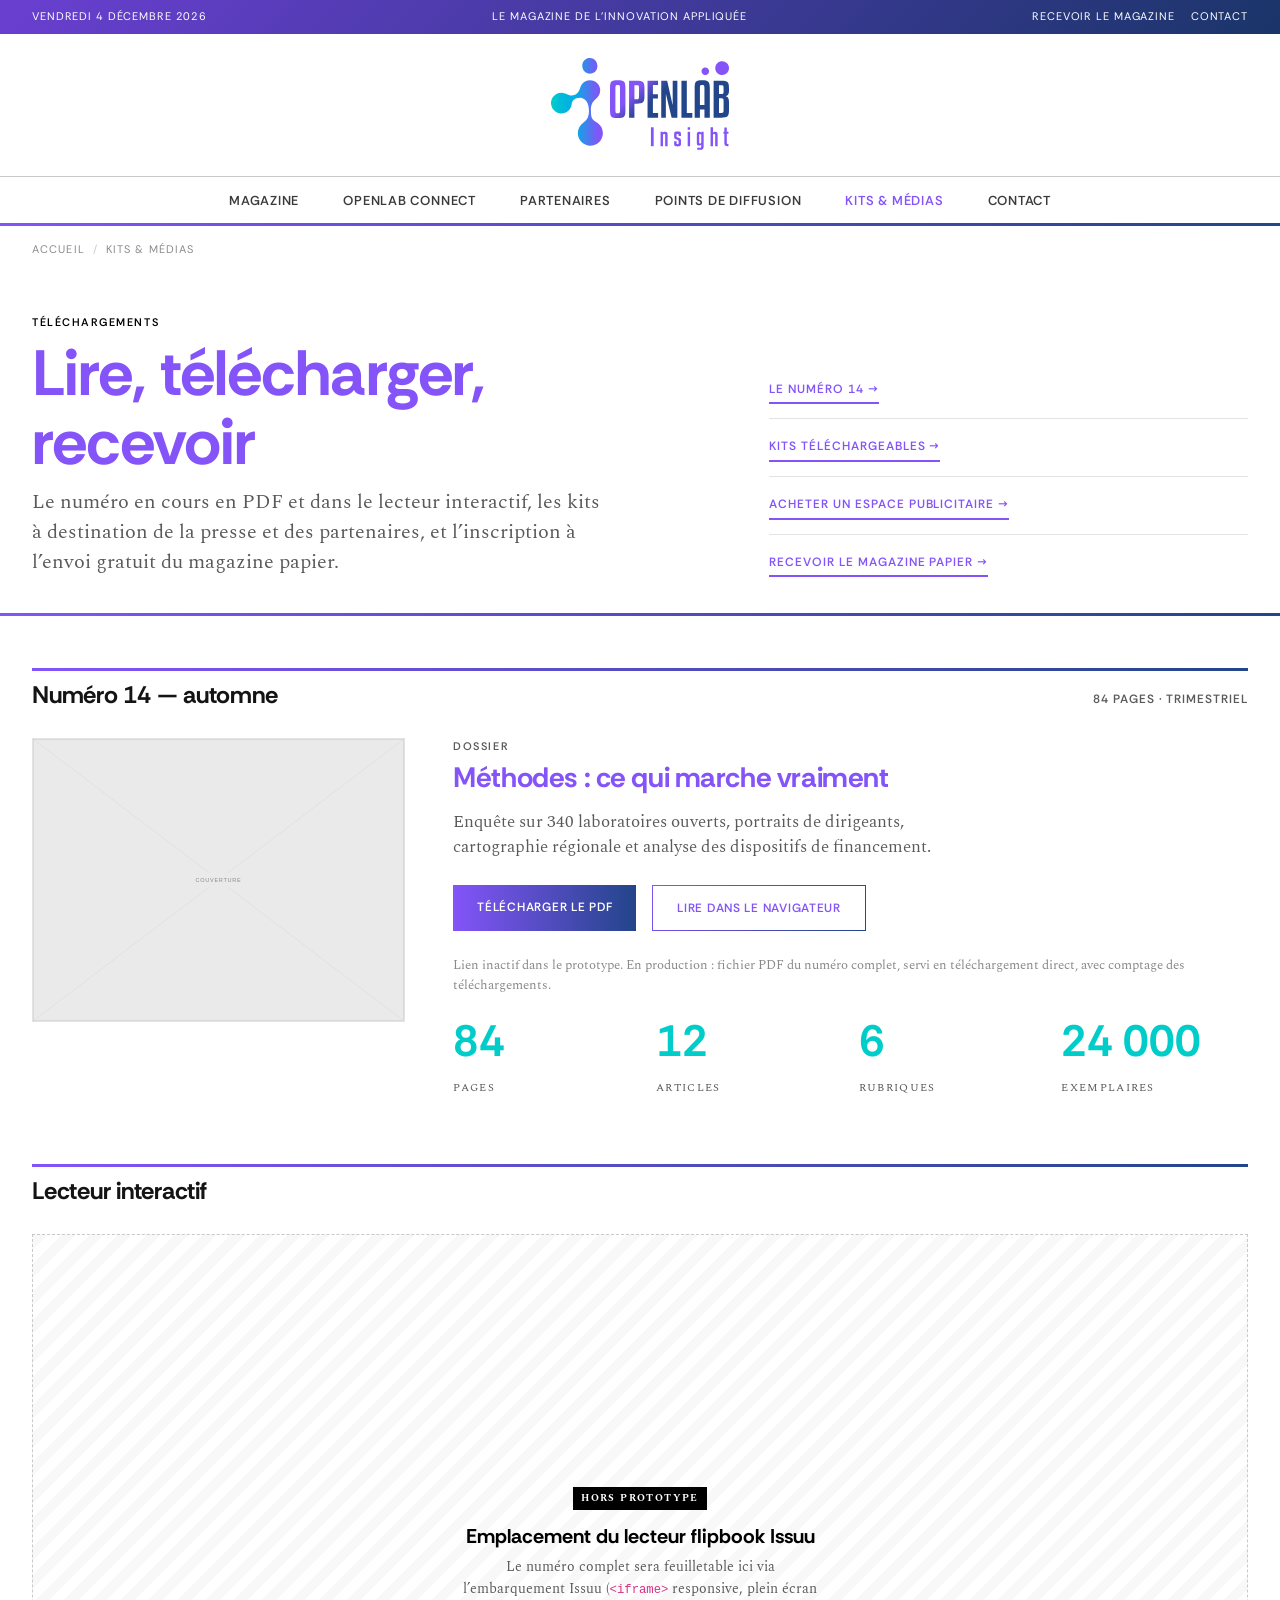
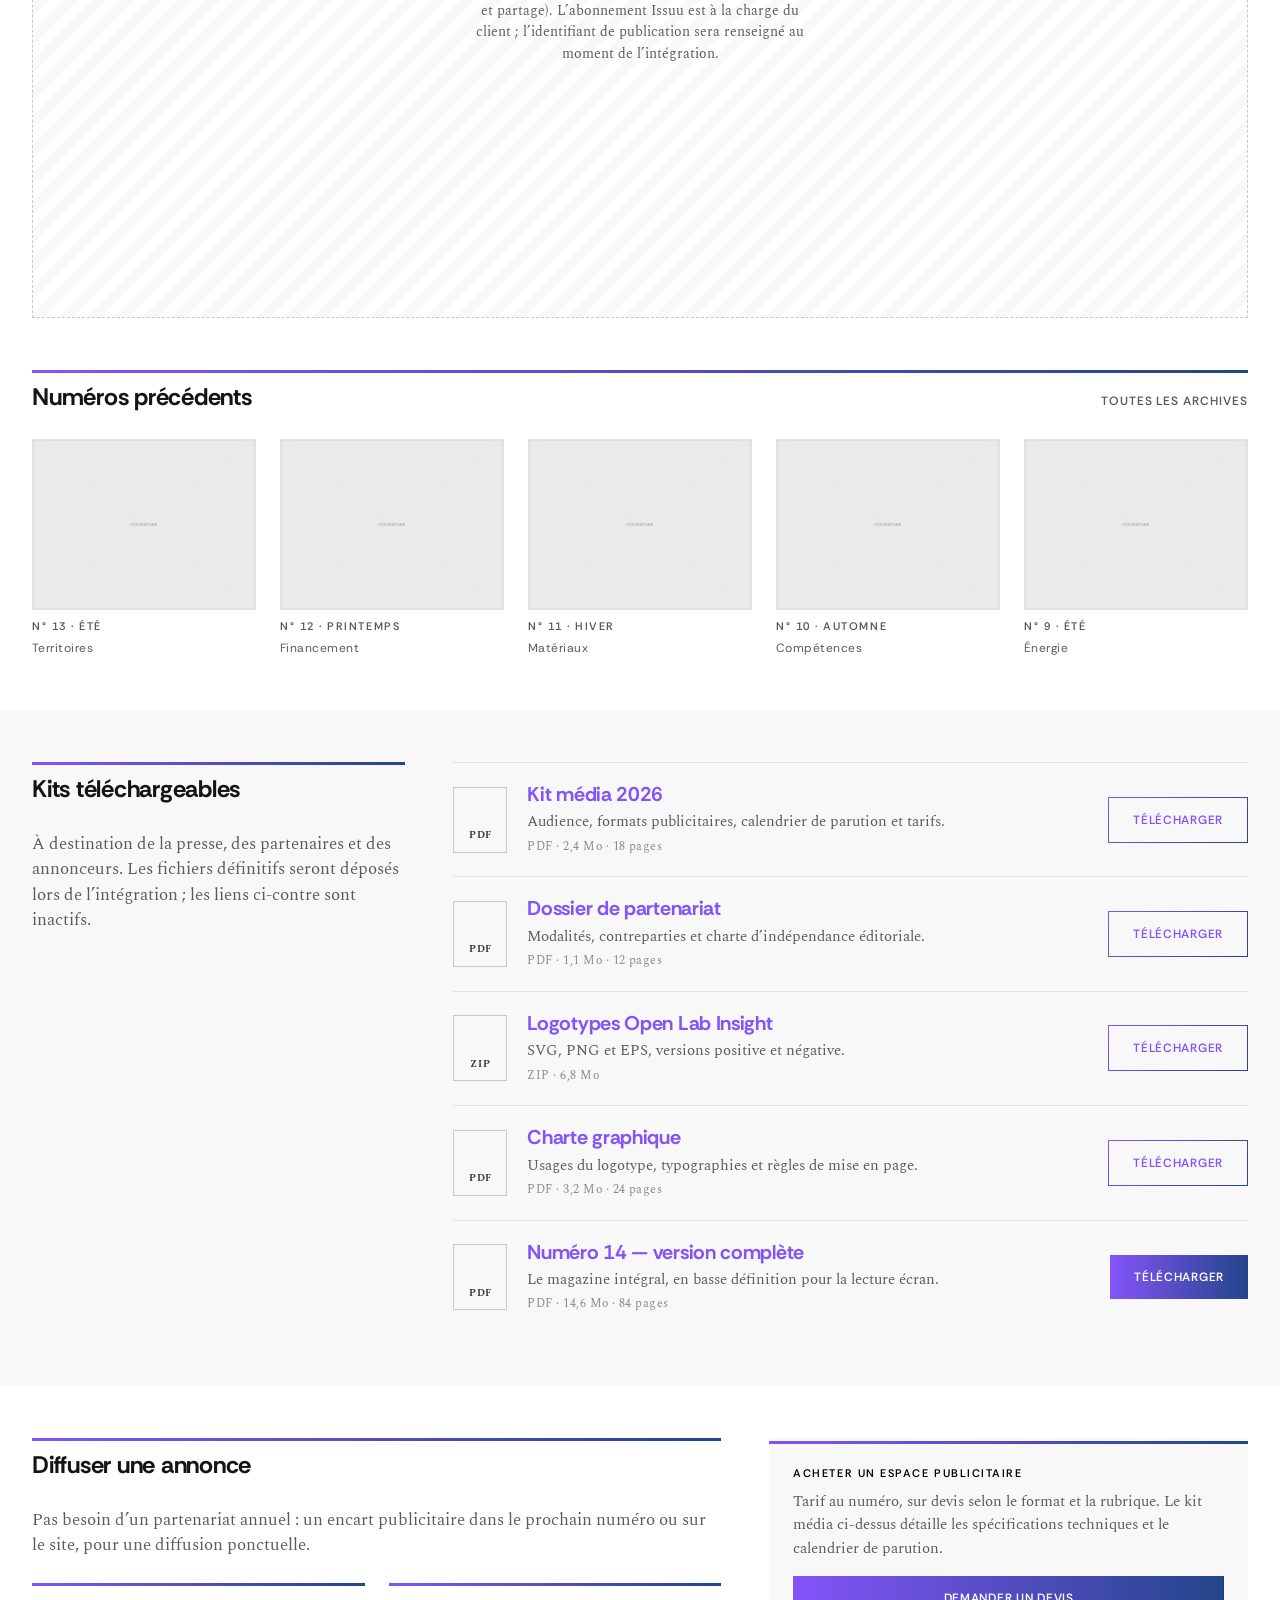
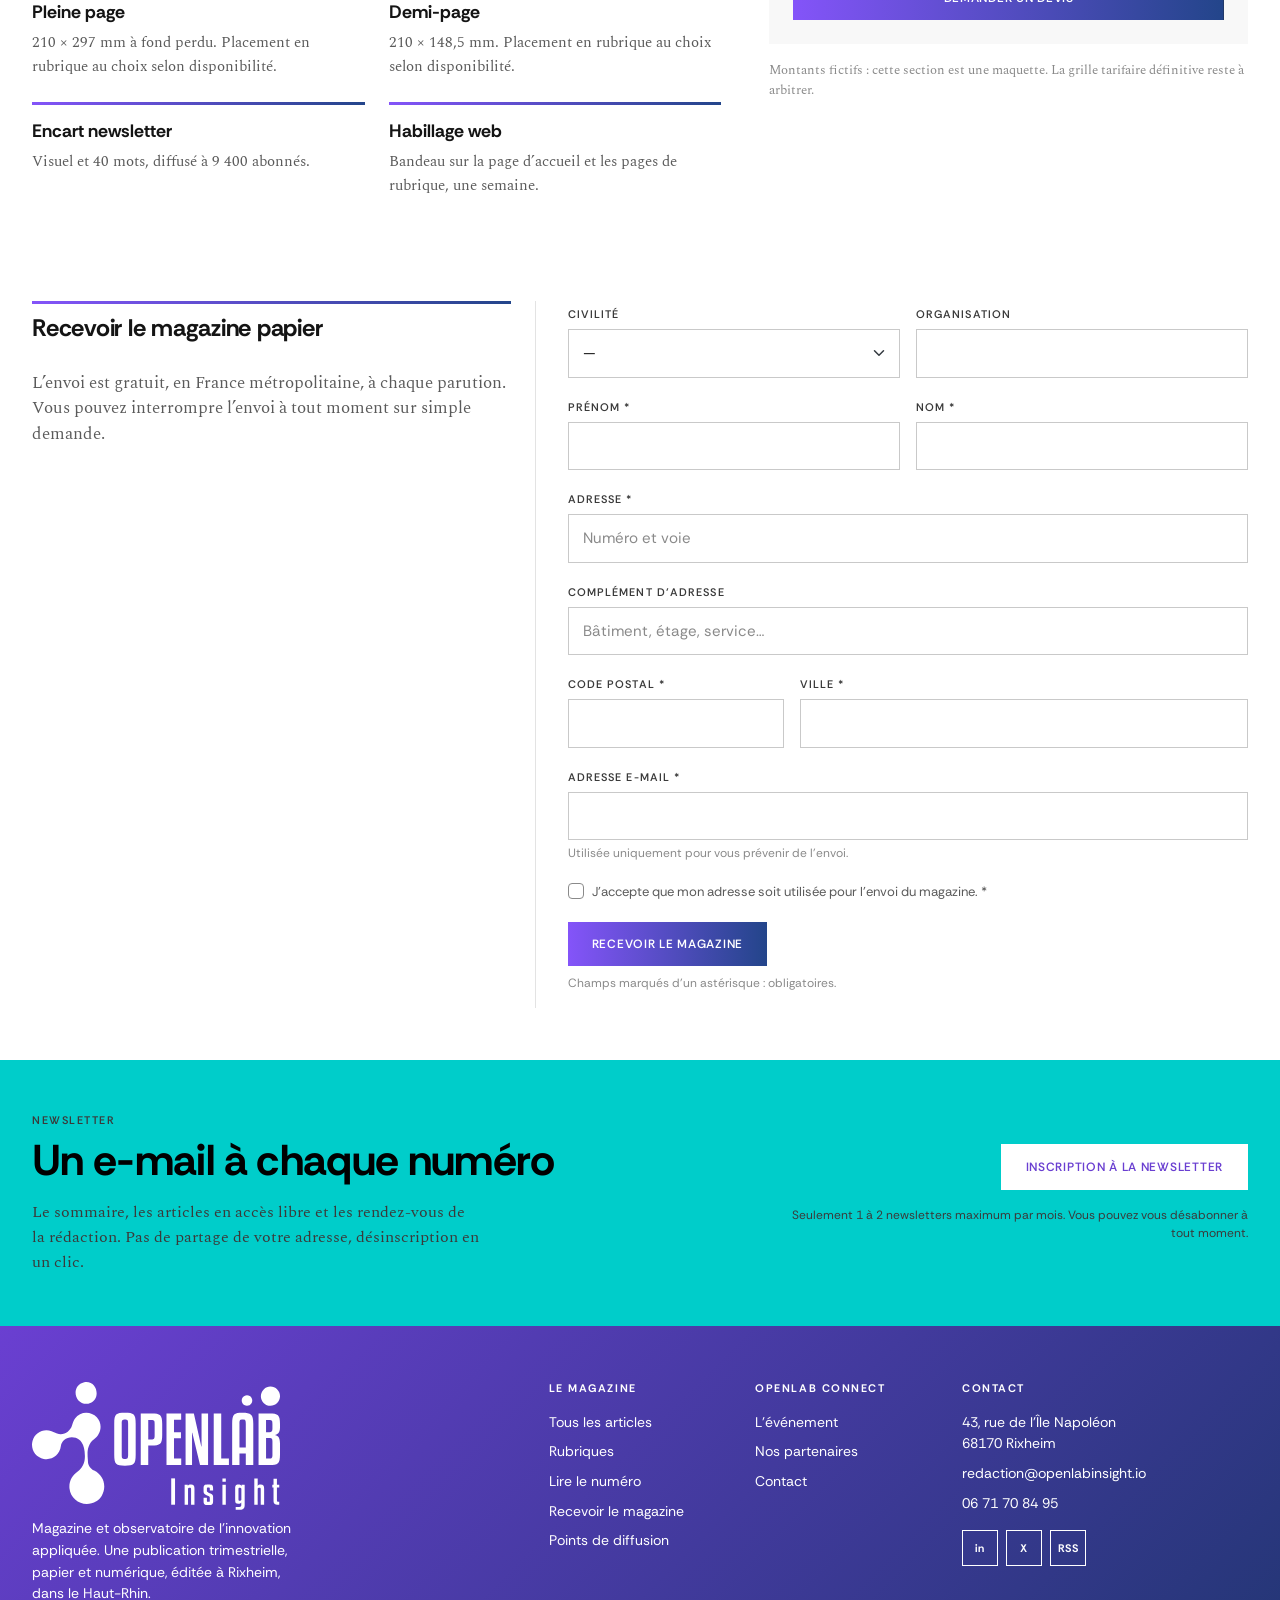
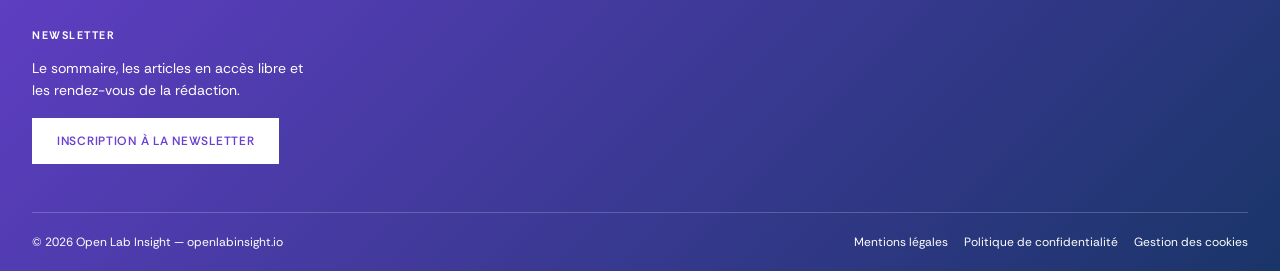
<file: kits.html>
<!doctype html>
<html lang="fr">
<head>
  <meta charset="utf-8">
  <meta name="viewport" content="width=device-width, initial-scale=1">
  <title>Kits & médias | Open Lab Insight</title>
  <meta name="description" content="Numéro en PDF, lecteur interactif, kits téléchargeables et réception du magazine papier.">
  <link rel="preconnect" href="https://fonts.googleapis.com">
  <link rel="preconnect" href="https://fonts.gstatic.com" crossorigin>
  <link href="https://fonts.googleapis.com/css2?family=Rethink+Sans:wght@500;600;700&family=Spectral:wght@400;500;600;700&display=swap" rel="stylesheet">
  <link href="https://cdn.jsdelivr.net/npm/bootstrap@5.3.3/dist/css/bootstrap.min.css" rel="stylesheet">
  <link href="assets/css/style.css" rel="stylesheet">
</head>
<body>
<!-- ============================================================
     Fragment commun : barre supérieure, bandeau-titre, navigation.
     Dupliqué dans chaque page (pas de moteur de template).
     Toute modification doit être répercutée partout — voir CLAUDE.md.
     L'onglet courant porte la classe « active » sur son .nav-link.
     ============================================================ -->

<div class="oli-topbar">
  <div class="container oli-container">
    <div class="oli-topbar__inner">
      <span data-oli-date>&nbsp;</span>
      <span class="d-none d-lg-inline">Le magazine de l&rsquo;innovation appliqu&eacute;e</span>
      <span class="d-flex gap-3">
        <a href="kits.html">Recevoir le magazine</a>
        <a href="contact.html">Contact</a>
      </span>
    </div>
  </div>
</div>

<header class="oli-masthead">
  <div class="container oli-container">
    <a href="index.html" class="oli-logo"><img src="assets/img/OpenLab_Logo_Insight_principal.svg" alt="Open Lab Insight" class="oli-logo__img"></a>
  </div>
</header>

<div class="oli-nav">
  <div class="container oli-container">
    <nav class="navbar navbar-expand-lg" aria-label="Navigation principale">
      <button class="navbar-toggler ms-auto" type="button" data-bs-toggle="collapse"
              data-bs-target="#oliNav" aria-controls="oliNav" aria-expanded="false" aria-label="Ouvrir le menu">
        Menu
      </button>
      <div class="collapse navbar-collapse justify-content-center" id="oliNav">
        <ul class="navbar-nav">
          <li class="nav-item"><a class="nav-link" data-nav="magazine" href="magazine.html">Magazine</a></li>
          <li class="nav-item"><a class="nav-link" data-nav="connect" href="openlab-connect.html">OpenLab Connect</a></li>
          <li class="nav-item"><a class="nav-link" data-nav="partenaires" href="partenaires.html">Partenaires</a></li>
          <li class="nav-item"><a class="nav-link" data-nav="diffusion" href="points-de-diffusion.html">Points de diffusion</a></li>
          <li class="nav-item"><a class="nav-link active" data-nav="kits" aria-current="page" href="kits.html">Kits &amp; m&eacute;dias</a></li>
          <li class="nav-item"><a class="nav-link" data-nav="contact" href="contact.html">Contact</a></li>
        </ul>
      </div>
    </nav>
  </div>
</div>

<main id="contenu">
<div class="container oli-container">
  <div class="oli-breadcrumb"><a href="index.html">Accueil</a><span class="oli-sep">/</span>Kits &amp; m&eacute;dias</div>
</div>

<section class="oli-page-head">
  <div class="container oli-container">
    <div class="row g-4 g-lg-5 align-items-end">
      <div class="col-lg-7">
        <p class="oli-kicker oli-kicker--black">T&eacute;l&eacute;chargements</p>
        <h1 class="oli-headline oli-headline--xxl">Lire, t&eacute;l&eacute;charger, recevoir</h1>
        <p class="oli-standfirst oli-standfirst--lg" style="max-width:58ch;">
          Le num&eacute;ro en cours en PDF et dans le lecteur interactif, les kits &agrave; destination de la
          presse et des partenaires, et l&rsquo;inscription &agrave; l&rsquo;envoi gratuit du magazine papier.
        </p>
      </div>
      <div class="col-lg-5">
        <ul class="oli-list">
          <li><a href="#numero" class="oli-arrow-link">Le num&eacute;ro 14 &rarr;</a></li>
          <li><a href="#kits" class="oli-arrow-link">Kits t&eacute;l&eacute;chargeables &rarr;</a></li>
          <li><a href="#publicite" class="oli-arrow-link">Acheter un espace publicitaire &rarr;</a></li>
          <li><a href="#adresse" class="oli-arrow-link">Recevoir le magazine papier &rarr;</a></li>
        </ul>
      </div>
    </div>
  </div>
</section>

<!-- ===================== LE NUMÉRO EN COURS ====================== -->
<section class="oli-section" id="numero">
  <div class="container oli-container">
    <div class="oli-section-head">
      <h2>Num&eacute;ro 14 &mdash; automne</h2>
      <span class="oli-more">84 pages &middot; trimestriel</span>
    </div>
    <div class="row g-4 g-lg-5">
      <div class="col-md-5 col-lg-4">
        <img src="assets/img/ph-cover.svg" alt="Couverture du num&eacute;ro 14 (image de substitution)"
             width="1000" height="760" style="border:1px solid var(--oli-grey-200);">
      </div>
      <div class="col-md-7 col-lg-8">
        <p class="oli-kicker">Dossier</p>
        <h3 class="oli-headline oli-headline--lg mb-3">M&eacute;thodes&nbsp;: ce qui marche vraiment</h3>
        <p class="oli-standfirst mt-0 mb-4" style="max-width:60ch;">
          Enqu&ecirc;te sur 340 laboratoires ouverts, portraits de dirigeants, cartographie r&eacute;gionale
          et analyse des dispositifs de financement.
        </p>

        <div class="d-flex flex-wrap gap-3 mb-4">
          <a href="#" class="btn btn-dark" aria-describedby="pdfNote">T&eacute;l&eacute;charger le PDF</a>
          <a href="#lecteur" class="btn btn-outline-dark">Lire dans le navigateur</a>
        </div>
        <p id="pdfNote" class="mb-4" style="font-size:.8125rem;color:var(--oli-grey-500);">
          Lien inactif dans le prototype. En production&nbsp;: fichier PDF du num&eacute;ro complet, servi
          en t&eacute;l&eacute;chargement direct, avec comptage des t&eacute;l&eacute;chargements.
        </p>

        <div class="row g-3">
          <div class="col-6 col-lg-3"><p class="oli-stat__value">84</p><p class="oli-stat__label">Pages</p></div>
          <div class="col-6 col-lg-3"><p class="oli-stat__value">12</p><p class="oli-stat__label">Articles</p></div>
          <div class="col-6 col-lg-3"><p class="oli-stat__value">6</p><p class="oli-stat__label">Rubriques</p></div>
          <div class="col-6 col-lg-3"><p class="oli-stat__value">24 000</p><p class="oli-stat__label">Exemplaires</p></div>
        </div>
      </div>
    </div>
  </div>
</section>

<!-- ===================== LECTEUR ISSUU =========================== -->
<section class="oli-section pt-0" id="lecteur">
  <div class="container oli-container">
    <div class="oli-section-head"><h2>Lecteur interactif</h2></div>
    <div class="oli-integration oli-integration--ratio oli-ratio-16x9">
      <span class="oli-integration__tag">Hors prototype</span>
      <h3>Emplacement du lecteur flipbook Issuu</h3>
      <p>
        Le num&eacute;ro complet sera feuilletable ici via l&rsquo;embarquement Issuu
        (<code>&lt;iframe&gt;</code> responsive, plein &eacute;cran et partage).
        L&rsquo;abonnement Issuu est &agrave; la charge du client&nbsp;; l&rsquo;identifiant de publication
        sera renseign&eacute; au moment de l&rsquo;int&eacute;gration.
      </p>
    </div>
  </div>
</section>

<!-- ===================== ANCIENS NUMÉROS ========================= -->
<section class="oli-section pt-0">
  <div class="container oli-container">
    <div class="oli-section-head">
      <h2>Num&eacute;ros pr&eacute;c&eacute;dents</h2>
      <a class="oli-more" href="#">Toutes les archives</a>
    </div>
    <div class="row g-4 row-cols-2 row-cols-md-3 row-cols-lg-5">
      <div class="col">
        <a href="#"><img src="assets/img/ph-cover.svg" alt="Couverture du num&eacute;ro 13" width="1000" height="760" style="border:1px solid var(--oli-grey-200);"></a>
        <p class="oli-kicker mt-2 mb-0">N&deg;&nbsp;13 &middot; &Eacute;t&eacute;</p>
        <p class="oli-byline mt-1">Territoires</p>
      </div>
      <div class="col">
        <a href="#"><img src="assets/img/ph-cover.svg" alt="Couverture du num&eacute;ro 12" width="1000" height="760" style="border:1px solid var(--oli-grey-200);"></a>
        <p class="oli-kicker mt-2 mb-0">N&deg;&nbsp;12 &middot; Printemps</p>
        <p class="oli-byline mt-1">Financement</p>
      </div>
      <div class="col">
        <a href="#"><img src="assets/img/ph-cover.svg" alt="Couverture du num&eacute;ro 11" width="1000" height="760" style="border:1px solid var(--oli-grey-200);"></a>
        <p class="oli-kicker mt-2 mb-0">N&deg;&nbsp;11 &middot; Hiver</p>
        <p class="oli-byline mt-1">Mat&eacute;riaux</p>
      </div>
      <div class="col">
        <a href="#"><img src="assets/img/ph-cover.svg" alt="Couverture du num&eacute;ro 10" width="1000" height="760" style="border:1px solid var(--oli-grey-200);"></a>
        <p class="oli-kicker mt-2 mb-0">N&deg;&nbsp;10 &middot; Automne</p>
        <p class="oli-byline mt-1">Comp&eacute;tences</p>
      </div>
      <div class="col">
        <a href="#"><img src="assets/img/ph-cover.svg" alt="Couverture du num&eacute;ro 9" width="1000" height="760" style="border:1px solid var(--oli-grey-200);"></a>
        <p class="oli-kicker mt-2 mb-0">N&deg;&nbsp;9 &middot; &Eacute;t&eacute;</p>
        <p class="oli-byline mt-1">&Eacute;nergie</p>
      </div>
    </div>
  </div>
</section>

<!-- ===================== KITS TÉLÉCHARGEABLES ==================== -->
<section class="oli-section oli-band-grey" id="kits">
  <div class="container oli-container">
    <div class="row g-4 g-lg-5">
      <div class="col-lg-4">
        <div class="oli-section-head"><h2>Kits t&eacute;l&eacute;chargeables</h2></div>
        <p class="oli-standfirst mt-0">
          &Agrave; destination de la presse, des partenaires et des annonceurs. Les fichiers d&eacute;finitifs
          seront d&eacute;pos&eacute;s lors de l&rsquo;int&eacute;gration&nbsp;; les liens ci-contre sont inactifs.
        </p>
      </div>
      <div class="col-lg-8">
        <div class="oli-file">
          <span class="oli-file__ext" aria-hidden="true">PDF</span>
          <div class="flex-grow-1">
            <h3 class="oli-headline oli-headline--md mb-1"><a href="#">Kit m&eacute;dia 2026</a></h3>
            <p class="mb-1" style="font-size:.9375rem;color:var(--oli-grey-700);">Audience, formats publicitaires, calendrier de parution et tarifs.</p>
            <p class="oli-file__meta mb-0">PDF &middot; 2,4 Mo &middot; 18 pages</p>
          </div>
          <a href="#" class="btn btn-outline-dark">T&eacute;l&eacute;charger</a>
        </div>

        <div class="oli-file">
          <span class="oli-file__ext" aria-hidden="true">PDF</span>
          <div class="flex-grow-1">
            <h3 class="oli-headline oli-headline--md mb-1"><a href="#">Dossier de partenariat</a></h3>
            <p class="mb-1" style="font-size:.9375rem;color:var(--oli-grey-700);">Modalit&eacute;s, contreparties et charte d&rsquo;ind&eacute;pendance &eacute;ditoriale.</p>
            <p class="oli-file__meta mb-0">PDF &middot; 1,1 Mo &middot; 12 pages</p>
          </div>
          <a href="#" class="btn btn-outline-dark">T&eacute;l&eacute;charger</a>
        </div>

        <div class="oli-file">
          <span class="oli-file__ext" aria-hidden="true">ZIP</span>
          <div class="flex-grow-1">
            <h3 class="oli-headline oli-headline--md mb-1"><a href="#">Logotypes Open Lab Insight</a></h3>
            <p class="mb-1" style="font-size:.9375rem;color:var(--oli-grey-700);">SVG, PNG et EPS, versions positive et n&eacute;gative.</p>
            <p class="oli-file__meta mb-0">ZIP &middot; 6,8 Mo</p>
          </div>
          <a href="#" class="btn btn-outline-dark">T&eacute;l&eacute;charger</a>
        </div>

        <div class="oli-file">
          <span class="oli-file__ext" aria-hidden="true">PDF</span>
          <div class="flex-grow-1">
            <h3 class="oli-headline oli-headline--md mb-1"><a href="#">Charte graphique</a></h3>
            <p class="mb-1" style="font-size:.9375rem;color:var(--oli-grey-700);">Usages du logotype, typographies et r&egrave;gles de mise en page.</p>
            <p class="oli-file__meta mb-0">PDF &middot; 3,2 Mo &middot; 24 pages</p>
          </div>
          <a href="#" class="btn btn-outline-dark">T&eacute;l&eacute;charger</a>
        </div>

        <div class="oli-file">
          <span class="oli-file__ext" aria-hidden="true">PDF</span>
          <div class="flex-grow-1">
            <h3 class="oli-headline oli-headline--md mb-1"><a href="#">Num&eacute;ro 14 &mdash; version compl&egrave;te</a></h3>
            <p class="mb-1" style="font-size:.9375rem;color:var(--oli-grey-700);">Le magazine int&eacute;gral, en basse d&eacute;finition pour la lecture &eacute;cran.</p>
            <p class="oli-file__meta mb-0">PDF &middot; 14,6 Mo &middot; 84 pages</p>
          </div>
          <a href="#" class="btn btn-dark">T&eacute;l&eacute;charger</a>
        </div>
      </div>
    </div>
  </div>
</section>

<!-- ===================== DIFFUSION D'UNE ANNONCE ================= -->
<section class="oli-section" id="publicite">
  <div class="container oli-container">
    <div class="row g-4 g-lg-5">
      <div class="col-lg-7">
        <div class="oli-section-head"><h2>Diffuser une annonce</h2></div>
        <p class="oli-standfirst mt-0 mb-4">
          Pas besoin d&rsquo;un partenariat annuel&nbsp;: un encart publicitaire dans le prochain num&eacute;ro
          ou sur le site, pour une diffusion ponctuelle.
        </p>
        <div class="row g-4">
          <div class="col-sm-6"><div class="oli-feature"><h3>Pleine page</h3><p>210 &times; 297 mm &agrave; fond perdu. Placement en rubrique au choix selon disponibilit&eacute;.</p></div></div>
          <div class="col-sm-6"><div class="oli-feature"><h3>Demi-page</h3><p>210 &times; 148,5 mm. Placement en rubrique au choix selon disponibilit&eacute;.</p></div></div>
          <div class="col-sm-6"><div class="oli-feature"><h3>Encart newsletter</h3><p>Visuel et 40 mots, diffus&eacute; &agrave; 9 400 abonn&eacute;s.</p></div></div>
          <div class="col-sm-6"><div class="oli-feature"><h3>Habillage web</h3><p>Bandeau sur la page d&rsquo;accueil et les pages de rubrique, une semaine.</p></div></div>
        </div>
      </div>
      <div class="col-lg-5">
        <div class="oli-edito">
          <p class="oli-kicker oli-kicker--black mb-2">Acheter un espace publicitaire</p>
          <p class="mb-3" style="font-size:.9375rem;color:var(--oli-grey-700);">
            Tarif au num&eacute;ro, sur devis selon le format et la rubrique. Le kit m&eacute;dia ci-dessus
            d&eacute;taille les sp&eacute;cifications techniques et le calendrier de parution.
          </p>
          <a href="contact.html" class="btn btn-dark w-100">Demander un devis</a>
        </div>
        <p class="mt-3 mb-0" style="font-size:.8125rem;color:var(--oli-grey-500);">
          Montants fictifs&nbsp;: cette section est une maquette. La grille tarifaire d&eacute;finitive reste &agrave; arbitrer.
        </p>
      </div>
    </div>
  </div>
</section>

<!-- ===================== ADRESSE POSTALE ========================= -->
<section class="oli-section" id="adresse">
  <div class="container oli-container">
    <div class="row g-4 g-lg-5">
      <div class="col-lg-5">
        <div class="oli-section-head"><h2>Recevoir le magazine papier</h2></div>
        <p class="oli-standfirst mt-0 mb-4">
          L&rsquo;envoi est gratuit, en France m&eacute;tropolitaine, &agrave; chaque parution. Vous pouvez
          interrompre l&rsquo;envoi &agrave; tout moment sur simple demande.
        </p>
      </div>

      <div class="col-lg-7 oli-col-divider">
        <form class="row g-3" data-oli-form novalidate>
          <div class="col-md-6">
            <label class="form-label" for="advCivilite">Civilit&eacute;</label>
            <select class="form-select" id="advCivilite" name="civilite">
              <option value="">&mdash;</option>
              <option>Madame</option>
              <option>Monsieur</option>
              <option>Non pr&eacute;cis&eacute;</option>
            </select>
          </div>
          <div class="col-md-6">
            <label class="form-label" for="advSociete">Organisation</label>
            <input type="text" class="form-control" id="advSociete" name="societe" autocomplete="organization">
          </div>
          <div class="col-md-6">
            <label class="form-label" for="advPrenom">Pr&eacute;nom <span aria-hidden="true">*</span></label>
            <input type="text" class="form-control" id="advPrenom" name="prenom" autocomplete="given-name" required>
            <div class="invalid-feedback">Merci d&rsquo;indiquer votre pr&eacute;nom.</div>
          </div>
          <div class="col-md-6">
            <label class="form-label" for="advNom">Nom <span aria-hidden="true">*</span></label>
            <input type="text" class="form-control" id="advNom" name="nom" autocomplete="family-name" required>
            <div class="invalid-feedback">Merci d&rsquo;indiquer votre nom.</div>
          </div>
          <div class="col-12">
            <label class="form-label" for="advAdresse">Adresse <span aria-hidden="true">*</span></label>
            <input type="text" class="form-control" id="advAdresse" name="adresse" autocomplete="address-line1"
                   placeholder="Num&eacute;ro et voie" required>
            <div class="invalid-feedback">Merci d&rsquo;indiquer votre adresse.</div>
          </div>
          <div class="col-12">
            <label class="form-label" for="advComplement">Compl&eacute;ment d&rsquo;adresse</label>
            <input type="text" class="form-control" id="advComplement" name="complement" autocomplete="address-line2"
                   placeholder="B&acirc;timent, &eacute;tage, service&hellip;">
          </div>
          <div class="col-md-4">
            <label class="form-label" for="advCp">Code postal <span aria-hidden="true">*</span></label>
            <input type="text" class="form-control" id="advCp" name="cp" inputmode="numeric"
                   pattern="[0-9]{5}" autocomplete="postal-code" required>
            <div class="invalid-feedback">Cinq chiffres attendus.</div>
          </div>
          <div class="col-md-8">
            <label class="form-label" for="advVille">Ville <span aria-hidden="true">*</span></label>
            <input type="text" class="form-control" id="advVille" name="ville" autocomplete="address-level2" required>
            <div class="invalid-feedback">Merci d&rsquo;indiquer votre ville.</div>
          </div>
          <div class="col-12">
            <label class="form-label" for="advEmail">Adresse e-mail <span aria-hidden="true">*</span></label>
            <input type="email" class="form-control" id="advEmail" name="email" autocomplete="email" required>
            <div class="form-text">Utilis&eacute;e uniquement pour vous pr&eacute;venir de l&rsquo;envoi.</div>
            <div class="invalid-feedback">Adresse e-mail invalide.</div>
          </div>
          <div class="col-12">
            <div class="form-check">
              <input class="form-check-input" type="checkbox" id="advConsent" name="consentement" required>
              <label class="form-check-label" for="advConsent">
                J&rsquo;accepte que mon adresse soit utilis&eacute;e pour l&rsquo;envoi du magazine. <span aria-hidden="true">*</span>
              </label>
              <div class="invalid-feedback">Ce consentement est n&eacute;cessaire pour l&rsquo;envoi.</div>
            </div>
          </div>
          <div class="col-12">
            <button type="submit" class="btn btn-dark">Recevoir le magazine</button>
            <p class="form-text mt-2 mb-0">Champs marqu&eacute;s d&rsquo;un ast&eacute;risque&nbsp;: obligatoires.</p>
          </div>
          <div class="col-12">
            <div class="oli-formnote" data-oli-form-note hidden>
              <strong>Formulaire valid&eacute;.</strong> Le prototype n&rsquo;enregistre ni n&rsquo;envoie aucune donn&eacute;e&nbsp;:
              l&rsquo;&eacute;criture en base et l&rsquo;export de routage sont pr&eacute;vus en int&eacute;gration finale.
            </div>
          </div>
        </form>
      </div>
    </div>
  </div>
</section>

<!-- ===================== NEWSLETTER ============================== -->
<section class="oli-band-accent oli-section" id="newsletter">
  <div class="container oli-container">
    <div class="row g-4 g-lg-5 align-items-center">
      <div class="col-lg-7">
        <p class="oli-kicker oli-kicker--light">Newsletter</p>
        <h2 class="oli-headline oli-headline--xl mb-3">Un e-mail &agrave; chaque num&eacute;ro</h2>
        <p class="mb-0" style="max-width:56ch;">
          Le sommaire, les articles en acc&egrave;s libre et les rendez-vous de la r&eacute;daction.
          Pas de partage de votre adresse, d&eacute;sinscription en un clic.
        </p>
      </div>
      <div class="col-lg-5 text-lg-end">
        <a href="#" class="btn btn-light">Inscription &agrave; la newsletter</a>
        <p class="form-text mt-3 mb-0">
          Seulement 1 &agrave; 2 newsletters maximum par mois. Vous pouvez vous d&eacute;sabonner &agrave; tout moment.
        </p>
      </div>
    </div>
  </div>
</section>

</main>

<!-- ============================================================
     Fragment commun : pied de page.
     Dupliqu&eacute; dans chaque page — voir CLAUDE.md.
     ============================================================ -->
<footer class="oli-footer">
  <div class="container oli-container">
    <div class="row g-4">

      <div class="col-lg-4">
        <p class="oli-footer__logo mb-2"><img src="assets/img/OpenLab_Logo_Insight_full-white.svg" alt="Open Lab Insight" class="oli-footer__logo-img"></p>
        <p class="mb-4" style="font-size:.875rem;max-width:34ch;">
          Magazine et observatoire de l&rsquo;innovation appliqu&eacute;e. Une publication trimestrielle,
          papier et num&eacute;rique, &eacute;dit&eacute;e &agrave; Rixheim, dans le Haut-Rhin.
        </p>
        <h3>Newsletter</h3>
        <p class="mb-3" style="font-size:.875rem;max-width:34ch;">
          Le sommaire, les articles en acc&egrave;s libre et les rendez-vous de la r&eacute;daction.
        </p>
        <a href="#" class="btn btn-light">Inscription &agrave; la newsletter</a>
      </div>

      <div class="col-6 col-lg-2 offset-lg-1">
        <h3>Le magazine</h3>
        <ul>
          <li><a href="magazine.html">Tous les articles</a></li>
          <li><a href="magazine.html">Rubriques</a></li>
          <li><a href="kits.html">Lire le num&eacute;ro</a></li>
          <li><a href="kits.html">Recevoir le magazine</a></li>
          <li><a href="points-de-diffusion.html">Points de diffusion</a></li>
        </ul>
      </div>

      <div class="col-6 col-lg-2">
        <h3>OpenLab Connect</h3>
        <ul>
          <li><a href="openlab-connect.html">L&rsquo;&eacute;v&eacute;nement</a></li>
          <li><a href="partenaires.html">Nos partenaires</a></li>
          <li><a href="contact.html">Contact</a></li>
        </ul>
      </div>

      <div class="col-6 col-lg-3">
        <h3>Contact</h3>
        <ul>
          <li>43, rue de l&rsquo;&Icirc;le Napol&eacute;on<br>68170 Rixheim</li>
          <li><a href="mailto:redaction@openlabinsight.io">redaction@openlabinsight.io</a></li>
          <li><a href="tel:+33671708495">06 71 70 84 95</a></li>
        </ul>
        <div class="oli-share oli-share--light d-flex gap-2 mt-3">
          <a href="#" aria-label="LinkedIn">in</a>
          <a href="#" aria-label="X">X</a>
          <a href="#" aria-label="Flux RSS">RSS</a>
        </div>
      </div>

    </div>

    <div class="oli-footer__bottom d-flex flex-wrap justify-content-between gap-2">
      <span>&copy; <span data-oli-year>2026</span> Open Lab Insight &mdash; openlabinsight.io</span>
      <span class="d-flex flex-wrap gap-3">
        <a href="#">Mentions l&eacute;gales</a>
        <a href="#">Politique de confidentialit&eacute;</a>
        <a href="#">Gestion des cookies</a>
      </span>
    </div>
  </div>
</footer>
<script src="https://cdn.jsdelivr.net/npm/bootstrap@5.3.3/dist/js/bootstrap.bundle.min.js"></script>
<script src="assets/js/main.js"></script>
</body>
</html>
</file>
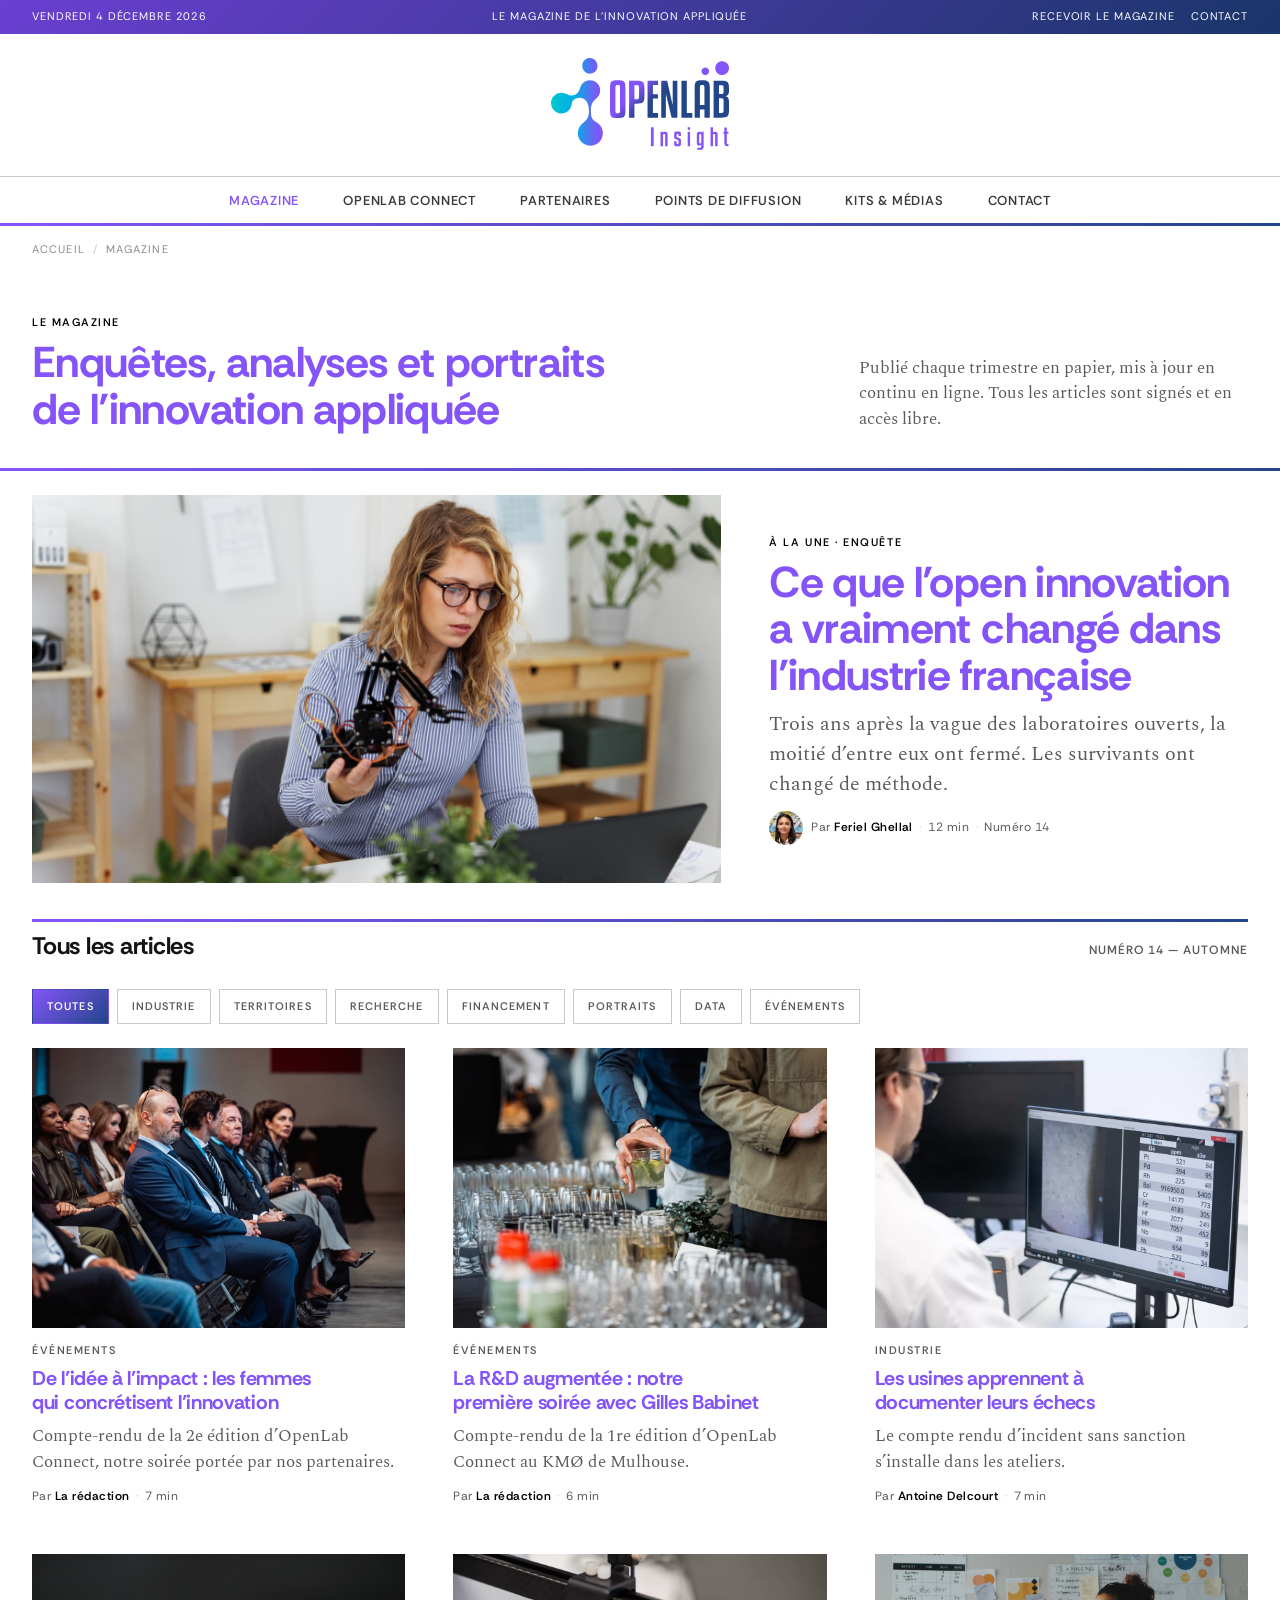
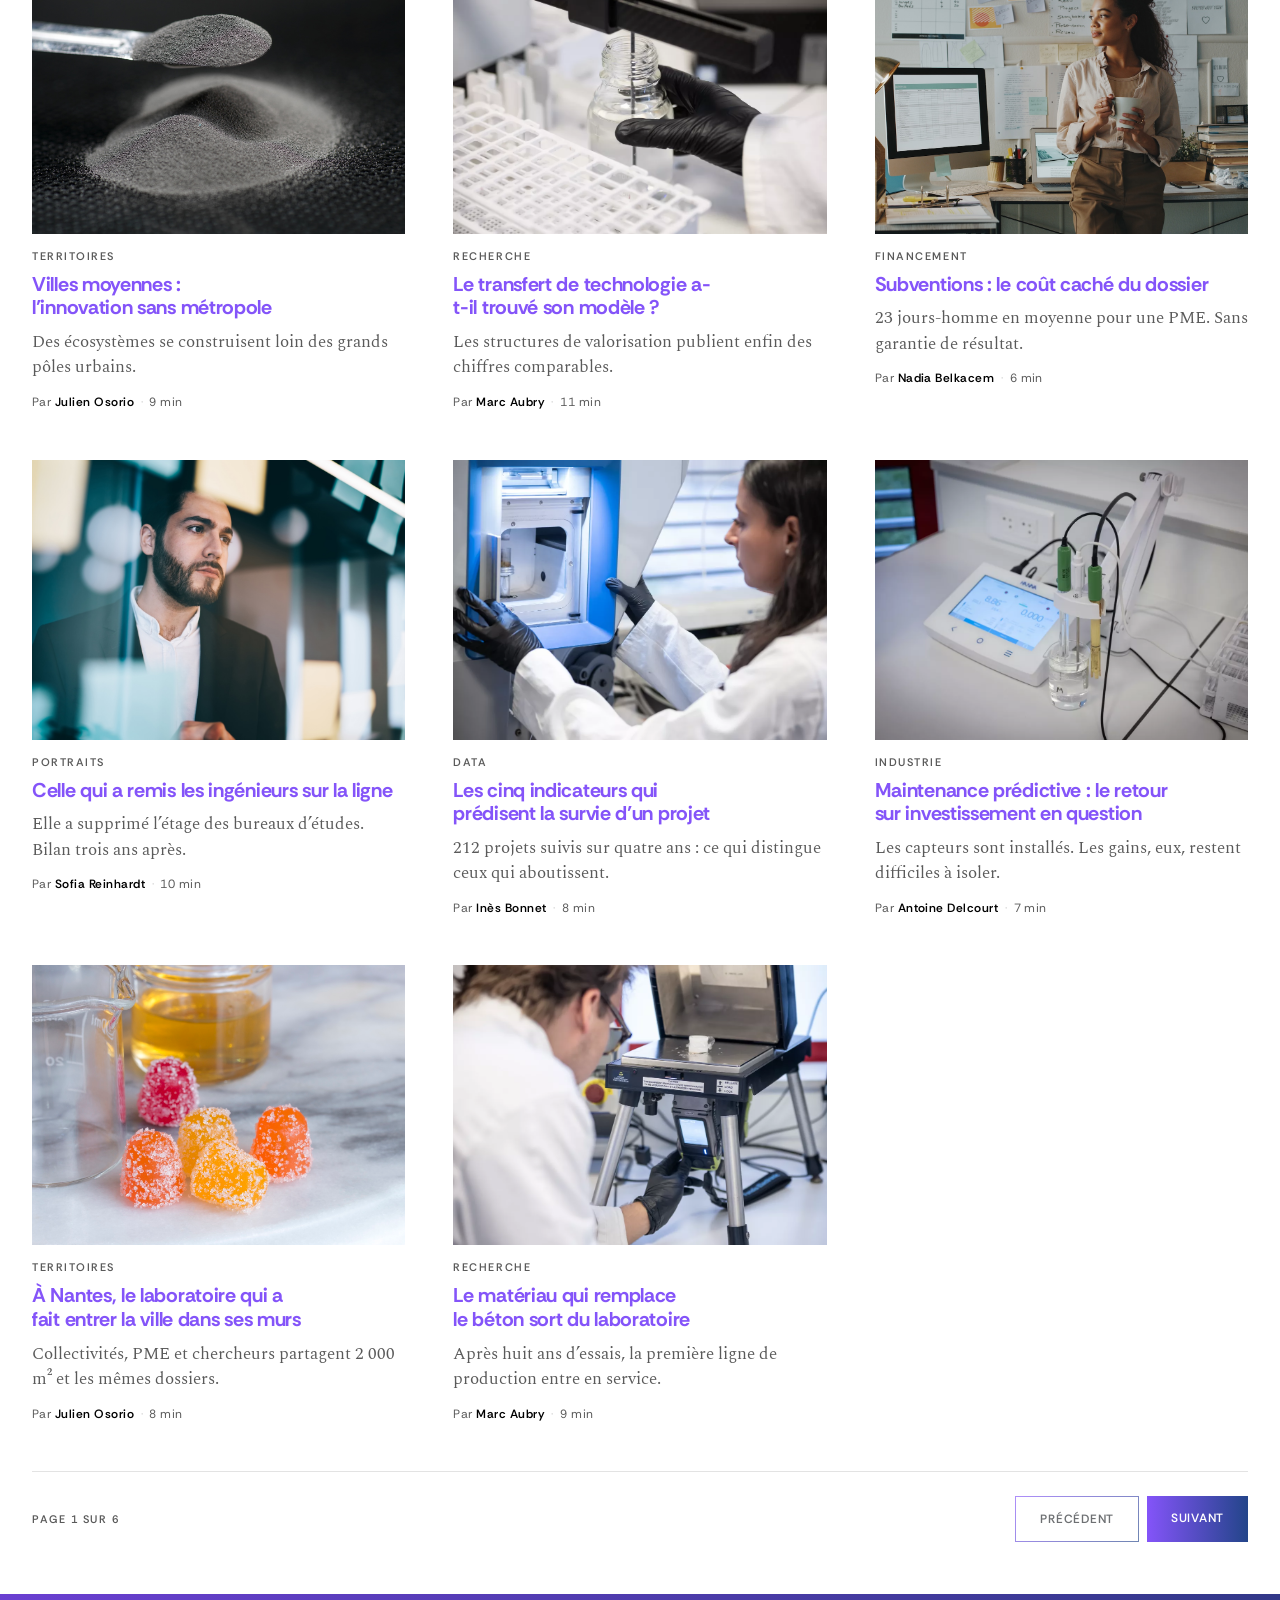
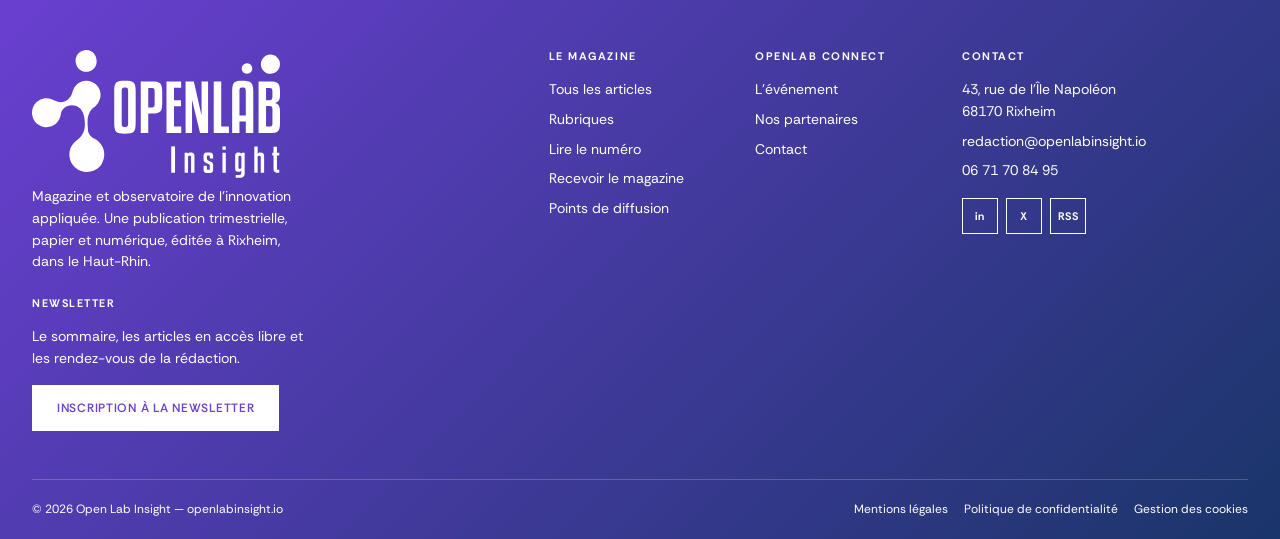
<file: magazine.html>
<!doctype html>
<html lang="fr">
<head>
  <meta charset="utf-8">
  <meta name="viewport" content="width=device-width, initial-scale=1">
  <title>Magazine | Open Lab Insight</title>
  <meta name="description" content="Tous les articles du magazine Open Lab Insight, par rubrique.">
  <link rel="preconnect" href="https://fonts.googleapis.com">
  <link rel="preconnect" href="https://fonts.gstatic.com" crossorigin>
  <link href="https://fonts.googleapis.com/css2?family=Rethink+Sans:wght@500;600;700&family=Spectral:wght@400;500;600;700&display=swap" rel="stylesheet">
  <link href="https://cdn.jsdelivr.net/npm/bootstrap@5.3.3/dist/css/bootstrap.min.css" rel="stylesheet">
  <link href="assets/css/style.css" rel="stylesheet">
</head>
<body>
<!-- ============================================================
     Fragment commun : barre supérieure, bandeau-titre, navigation.
     Dupliqué dans chaque page (pas de moteur de template).
     Toute modification doit être répercutée partout — voir CLAUDE.md.
     L'onglet courant porte la classe « active » sur son .nav-link.
     ============================================================ -->

<div class="oli-topbar">
  <div class="container oli-container">
    <div class="oli-topbar__inner">
      <span data-oli-date>&nbsp;</span>
      <span class="d-none d-lg-inline">Le magazine de l&rsquo;innovation appliqu&eacute;e</span>
      <span class="d-flex gap-3">
        <a href="kits.html">Recevoir le magazine</a>
        <a href="contact.html">Contact</a>
      </span>
    </div>
  </div>
</div>

<header class="oli-masthead">
  <div class="container oli-container">
    <a href="index.html" class="oli-logo"><img src="assets/img/OpenLab_Logo_Insight_principal.svg" alt="Open Lab Insight" class="oli-logo__img"></a>
  </div>
</header>

<div class="oli-nav">
  <div class="container oli-container">
    <nav class="navbar navbar-expand-lg" aria-label="Navigation principale">
      <button class="navbar-toggler ms-auto" type="button" data-bs-toggle="collapse"
              data-bs-target="#oliNav" aria-controls="oliNav" aria-expanded="false" aria-label="Ouvrir le menu">
        Menu
      </button>
      <div class="collapse navbar-collapse justify-content-center" id="oliNav">
        <ul class="navbar-nav">
          <li class="nav-item"><a class="nav-link active" data-nav="magazine" aria-current="page" href="magazine.html">Magazine</a></li>
          <li class="nav-item"><a class="nav-link" data-nav="connect" href="openlab-connect.html">OpenLab Connect</a></li>
          <li class="nav-item"><a class="nav-link" data-nav="partenaires" href="partenaires.html">Partenaires</a></li>
          <li class="nav-item"><a class="nav-link" data-nav="diffusion" href="points-de-diffusion.html">Points de diffusion</a></li>
          <li class="nav-item"><a class="nav-link" data-nav="kits" href="kits.html">Kits &amp; m&eacute;dias</a></li>
          <li class="nav-item"><a class="nav-link" data-nav="contact" href="contact.html">Contact</a></li>
        </ul>
      </div>
    </nav>
  </div>
</div>

<main id="contenu">
<div class="container oli-container">
  <div class="oli-breadcrumb"><a href="index.html">Accueil</a><span class="oli-sep">/</span>Magazine</div>
</div>

<section class="oli-page-head">
  <div class="container oli-container">
    <div class="row align-items-end g-4">
      <div class="col-lg-8">
        <p class="oli-kicker oli-kicker--black">Le magazine</p>
        <h1 class="oli-headline oli-headline--xl">Enqu&ecirc;tes, analyses et portraits de l&rsquo;innovation appliqu&eacute;e</h1>
      </div>
      <div class="col-lg-4">
        <p class="oli-standfirst mt-0">
          Publi&eacute; chaque trimestre en papier, mis &agrave; jour en continu en ligne.
          Tous les articles sont sign&eacute;s et en acc&egrave;s libre.
        </p>
      </div>
    </div>
  </div>
</section>

<!-- Article mis en avant -->
<section class="oli-section--tight pt-4">
  <div class="container oli-container">
    <article class="row g-4 g-lg-5 align-items-center">
      <div class="col-lg-7">
        <a class="oli-card__media mb-0" href="article.html" tabindex="-1" aria-hidden="true">
          <img src="assets/img/placeholder/iStock-1807604989.jpg" alt="" width="1200" height="675" class="oli-photo--wide">
        </a>
      </div>
      <div class="col-lg-5">
        <p class="oli-kicker oli-kicker--black">&Agrave; la une &middot; Enqu&ecirc;te</p>
        <h2 class="oli-headline oli-headline--xl">
          <a href="article.html">Ce que l&rsquo;open innovation a vraiment chang&eacute; dans l&rsquo;industrie fran&ccedil;aise</a>
        </h2>
        <p class="oli-standfirst oli-standfirst--lg">
          Trois ans apr&egrave;s la vague des laboratoires ouverts, la moiti&eacute; d&rsquo;entre eux ont ferm&eacute;.
          Les survivants ont chang&eacute; de m&eacute;thode.
        </p>
        <div class="oli-byline d-flex align-items-center gap-2">
          <img class="oli-avatar" src="assets/img/placeholder/feriel.webp" alt="" aria-hidden="true">
          <span>Par <strong>Feriel Ghellal</strong><span class="oli-sep">&middot;</span>12 min<span class="oli-sep">&middot;</span>Num&eacute;ro 14</span>
        </div>
      </div>
    </article>
  </div>
</section>

<!-- Grille filtrable -->
<section class="oli-section pt-0">
  <div class="container oli-container">
    <div class="oli-section-head">
      <h2>Tous les articles</h2>
      <span class="oli-more">Num&eacute;ro 14 &mdash; automne</span>
    </div>

    <div class="oli-filters mb-4" data-oli-filters="#grilleMagazine" role="group" aria-label="Filtrer par rubrique">
      <button type="button" class="oli-filter is-active" data-filter="all" aria-pressed="true">Toutes</button>
      <button type="button" class="oli-filter" data-filter="industrie" aria-pressed="false">Industrie</button>
      <button type="button" class="oli-filter" data-filter="territoires" aria-pressed="false">Territoires</button>
      <button type="button" class="oli-filter" data-filter="recherche" aria-pressed="false">Recherche</button>
      <button type="button" class="oli-filter" data-filter="financement" aria-pressed="false">Financement</button>
      <button type="button" class="oli-filter" data-filter="portraits" aria-pressed="false">Portraits</button>
      <button type="button" class="oli-filter" data-filter="data" aria-pressed="false">Data</button>
      <button type="button" class="oli-filter" data-filter="evenements" aria-pressed="false">&Eacute;v&eacute;nements</button>
    </div>

    <div class="row g-4 g-lg-5" id="grilleMagazine">
      <div class="col-md-6 col-lg-4" data-rubrique="evenements">
        <article class="oli-card"><a class="oli-card__media" href="article-openlab-connect-2.html" tabindex="-1" aria-hidden="true"><img src="assets/img/placeholder/19mai2026-OPENLAB connect-Manonn Egmann-MEP_7002.jpg" alt="" width="900" height="675"></a>
          <p class="oli-kicker">&Eacute;v&eacute;nements</p>
          <h3 class="oli-headline oli-headline--md"><a href="article-openlab-connect-2.html">De l&rsquo;id&eacute;e &agrave; l&rsquo;impact&nbsp;: les femmes qui concr&eacute;tisent l&rsquo;innovation</a></h3>
          <p class="oli-standfirst">Compte-rendu de la 2e &eacute;dition d&rsquo;OpenLab Connect, notre soir&eacute;e port&eacute;e par nos partenaires.</p>
          <p class="oli-byline">Par <strong>La r&eacute;daction</strong><span class="oli-sep">&middot;</span>7 min</p></article>
      </div>
      <div class="col-md-6 col-lg-4" data-rubrique="evenements">
        <article class="oli-card"><a class="oli-card__media" href="article-openlab-connect-1.html" tabindex="-1" aria-hidden="true"><img src="assets/img/placeholder/19mai2026-OPENLAB connect-Manonn Egmann-MEP_6763.jpg" alt="" width="900" height="675"></a>
          <p class="oli-kicker">&Eacute;v&eacute;nements</p>
          <h3 class="oli-headline oli-headline--md"><a href="article-openlab-connect-1.html">La R&amp;D augment&eacute;e&nbsp;: notre premi&egrave;re soir&eacute;e avec Gilles Babinet</a></h3>
          <p class="oli-standfirst">Compte-rendu de la 1re &eacute;dition d&rsquo;OpenLab Connect au KM&Oslash; de Mulhouse.</p>
          <p class="oli-byline">Par <strong>La r&eacute;daction</strong><span class="oli-sep">&middot;</span>6 min</p></article>
      </div>
      <div class="col-md-6 col-lg-4" data-rubrique="industrie">
        <article class="oli-card"><a class="oli-card__media" href="article.html" tabindex="-1" aria-hidden="true"><img src="assets/img/placeholder/laboratoire-4.webp" alt="" width="900" height="675"></a>
          <p class="oli-kicker">Industrie</p>
          <h3 class="oli-headline oli-headline--md"><a href="article.html">Les usines apprennent &agrave; documenter leurs &eacute;checs</a></h3>
          <p class="oli-standfirst">Le compte rendu d&rsquo;incident sans sanction s&rsquo;installe dans les ateliers.</p>
          <p class="oli-byline">Par <strong>Antoine Delcourt</strong><span class="oli-sep">&middot;</span>7 min</p></article>
      </div>
      <div class="col-md-6 col-lg-4" data-rubrique="territoires">
        <article class="oli-card"><a class="oli-card__media" href="article.html" tabindex="-1" aria-hidden="true"><img src="assets/img/placeholder/iStock-940166396.jpg" alt="" width="900" height="675"></a>
          <p class="oli-kicker">Territoires</p>
          <h3 class="oli-headline oli-headline--md"><a href="article.html">Villes moyennes&nbsp;: l&rsquo;innovation sans m&eacute;tropole</a></h3>
          <p class="oli-standfirst">Des &eacute;cosyst&egrave;mes se construisent loin des grands p&ocirc;les urbains.</p>
          <p class="oli-byline">Par <strong>Julien Osorio</strong><span class="oli-sep">&middot;</span>9 min</p></article>
      </div>
      <div class="col-md-6 col-lg-4" data-rubrique="recherche">
        <article class="oli-card"><a class="oli-card__media" href="article.html" tabindex="-1" aria-hidden="true"><img src="assets/img/placeholder/laboratoire-9.webp" alt="" width="900" height="675"></a>
          <p class="oli-kicker">Recherche</p>
          <h3 class="oli-headline oli-headline--md"><a href="article.html">Le transfert de technologie a-t-il trouv&eacute; son mod&egrave;le&nbsp;?</a></h3>
          <p class="oli-standfirst">Les structures de valorisation publient enfin des chiffres comparables.</p>
          <p class="oli-byline">Par <strong>Marc Aubry</strong><span class="oli-sep">&middot;</span>11 min</p></article>
      </div>
      <div class="col-md-6 col-lg-4" data-rubrique="financement">
        <article class="oli-card"><a class="oli-card__media" href="article.html" tabindex="-1" aria-hidden="true"><img src="assets/img/placeholder/iStock-1357880802.jpg" alt="" width="900" height="675"></a>
          <p class="oli-kicker">Financement</p>
          <h3 class="oli-headline oli-headline--md"><a href="article.html">Subventions&nbsp;: le co&ucirc;t cach&eacute; du dossier</a></h3>
          <p class="oli-standfirst">23 jours-homme en moyenne pour une PME. Sans garantie de r&eacute;sultat.</p>
          <p class="oli-byline">Par <strong>Nadia Belkacem</strong><span class="oli-sep">&middot;</span>6 min</p></article>
      </div>
      <div class="col-md-6 col-lg-4" data-rubrique="portraits">
        <article class="oli-card"><a class="oli-card__media" href="article.html" tabindex="-1" aria-hidden="true"><img src="assets/img/placeholder/iStock-1408134265.jpg" alt="" width="900" height="675"></a>
          <p class="oli-kicker">Portraits</p>
          <h3 class="oli-headline oli-headline--md"><a href="article.html">Celle qui a remis les ing&eacute;nieurs sur la ligne</a></h3>
          <p class="oli-standfirst">Elle a supprim&eacute; l&rsquo;&eacute;tage des bureaux d&rsquo;&eacute;tudes. Bilan trois ans apr&egrave;s.</p>
          <p class="oli-byline">Par <strong>Sofia Reinhardt</strong><span class="oli-sep">&middot;</span>10 min</p></article>
      </div>
      <div class="col-md-6 col-lg-4" data-rubrique="data">
        <article class="oli-card"><a class="oli-card__media" href="article.html" tabindex="-1" aria-hidden="true"><img src="assets/img/placeholder/laboratoire-10.webp" alt="" width="900" height="675"></a>
          <p class="oli-kicker">Data</p>
          <h3 class="oli-headline oli-headline--md"><a href="article.html">Les cinq indicateurs qui pr&eacute;disent la survie d&rsquo;un projet</a></h3>
          <p class="oli-standfirst">212 projets suivis sur quatre ans&nbsp;: ce qui distingue ceux qui aboutissent.</p>
          <p class="oli-byline">Par <strong>In&egrave;s Bonnet</strong><span class="oli-sep">&middot;</span>8 min</p></article>
      </div>
      <div class="col-md-6 col-lg-4" data-rubrique="industrie">
        <article class="oli-card"><a class="oli-card__media" href="article.html" tabindex="-1" aria-hidden="true"><img src="assets/img/placeholder/laboratoire-6.webp" alt="" width="900" height="675"></a>
          <p class="oli-kicker">Industrie</p>
          <h3 class="oli-headline oli-headline--md"><a href="article.html">Maintenance pr&eacute;dictive&nbsp;: le retour sur investissement en question</a></h3>
          <p class="oli-standfirst">Les capteurs sont install&eacute;s. Les gains, eux, restent difficiles &agrave; isoler.</p>
          <p class="oli-byline">Par <strong>Antoine Delcourt</strong><span class="oli-sep">&middot;</span>7 min</p></article>
      </div>
      <div class="col-md-6 col-lg-4" data-rubrique="territoires">
        <article class="oli-card"><a class="oli-card__media" href="article.html" tabindex="-1" aria-hidden="true"><img src="assets/img/placeholder/iStock-1396538021.jpg" alt="" width="900" height="675"></a>
          <p class="oli-kicker">Territoires</p>
          <h3 class="oli-headline oli-headline--md"><a href="article.html">&Agrave; Nantes, le laboratoire qui a fait entrer la ville dans ses murs</a></h3>
          <p class="oli-standfirst">Collectivit&eacute;s, PME et chercheurs partagent 2 000 m&sup2; et les m&ecirc;mes dossiers.</p>
          <p class="oli-byline">Par <strong>Julien Osorio</strong><span class="oli-sep">&middot;</span>8 min</p></article>
      </div>
      <div class="col-md-6 col-lg-4" data-rubrique="recherche">
        <article class="oli-card"><a class="oli-card__media" href="article.html" tabindex="-1" aria-hidden="true"><img src="assets/img/placeholder/laboratoire-8.webp" alt="" width="900" height="675"></a>
          <p class="oli-kicker">Recherche</p>
          <h3 class="oli-headline oli-headline--md"><a href="article.html">Le mat&eacute;riau qui remplace le b&eacute;ton sort du laboratoire</a></h3>
          <p class="oli-standfirst">Apr&egrave;s huit ans d&rsquo;essais, la premi&egrave;re ligne de production entre en service.</p>
          <p class="oli-byline">Par <strong>Marc Aubry</strong><span class="oli-sep">&middot;</span>9 min</p></article>
      </div>
    </div>

    <p class="text-center mt-5 mb-0" data-oli-empty hidden>Aucun article dans cette rubrique pour le moment.</p>

    <nav class="mt-5 pt-4 oli-rule d-flex justify-content-between align-items-center" aria-label="Pagination">
      <span class="oli-kicker mb-0">Page 1 sur 6</span>
      <span class="d-flex gap-2">
        <a href="#" class="btn btn-outline-dark disabled" aria-disabled="true">Pr&eacute;c&eacute;dent</a>
        <a href="#" class="btn btn-dark">Suivant</a>
      </span>
    </nav>
  </div>
</section>
</main>

<!-- ============================================================
     Fragment commun : pied de page.
     Dupliqu&eacute; dans chaque page — voir CLAUDE.md.
     ============================================================ -->
<footer class="oli-footer">
  <div class="container oli-container">
    <div class="row g-4">

      <div class="col-lg-4">
        <p class="oli-footer__logo mb-2"><img src="assets/img/OpenLab_Logo_Insight_full-white.svg" alt="Open Lab Insight" class="oli-footer__logo-img"></p>
        <p class="mb-4" style="font-size:.875rem;max-width:34ch;">
          Magazine et observatoire de l&rsquo;innovation appliqu&eacute;e. Une publication trimestrielle,
          papier et num&eacute;rique, &eacute;dit&eacute;e &agrave; Rixheim, dans le Haut-Rhin.
        </p>
        <h3>Newsletter</h3>
        <p class="mb-3" style="font-size:.875rem;max-width:34ch;">
          Le sommaire, les articles en acc&egrave;s libre et les rendez-vous de la r&eacute;daction.
        </p>
        <a href="#" class="btn btn-light">Inscription &agrave; la newsletter</a>
      </div>

      <div class="col-6 col-lg-2 offset-lg-1">
        <h3>Le magazine</h3>
        <ul>
          <li><a href="magazine.html">Tous les articles</a></li>
          <li><a href="magazine.html">Rubriques</a></li>
          <li><a href="kits.html">Lire le num&eacute;ro</a></li>
          <li><a href="kits.html">Recevoir le magazine</a></li>
          <li><a href="points-de-diffusion.html">Points de diffusion</a></li>
        </ul>
      </div>

      <div class="col-6 col-lg-2">
        <h3>OpenLab Connect</h3>
        <ul>
          <li><a href="openlab-connect.html">L&rsquo;&eacute;v&eacute;nement</a></li>
          <li><a href="partenaires.html">Nos partenaires</a></li>
          <li><a href="contact.html">Contact</a></li>
        </ul>
      </div>

      <div class="col-6 col-lg-3">
        <h3>Contact</h3>
        <ul>
          <li>43, rue de l&rsquo;&Icirc;le Napol&eacute;on<br>68170 Rixheim</li>
          <li><a href="mailto:redaction@openlabinsight.io">redaction@openlabinsight.io</a></li>
          <li><a href="tel:+33671708495">06 71 70 84 95</a></li>
        </ul>
        <div class="oli-share oli-share--light d-flex gap-2 mt-3">
          <a href="#" aria-label="LinkedIn">in</a>
          <a href="#" aria-label="X">X</a>
          <a href="#" aria-label="Flux RSS">RSS</a>
        </div>
      </div>

    </div>

    <div class="oli-footer__bottom d-flex flex-wrap justify-content-between gap-2">
      <span>&copy; <span data-oli-year>2026</span> Open Lab Insight &mdash; openlabinsight.io</span>
      <span class="d-flex flex-wrap gap-3">
        <a href="#">Mentions l&eacute;gales</a>
        <a href="#">Politique de confidentialit&eacute;</a>
        <a href="#">Gestion des cookies</a>
      </span>
    </div>
  </div>
</footer>
<script src="https://cdn.jsdelivr.net/npm/bootstrap@5.3.3/dist/js/bootstrap.bundle.min.js"></script>
<script src="assets/js/main.js"></script>
</body>
</html>
</file>
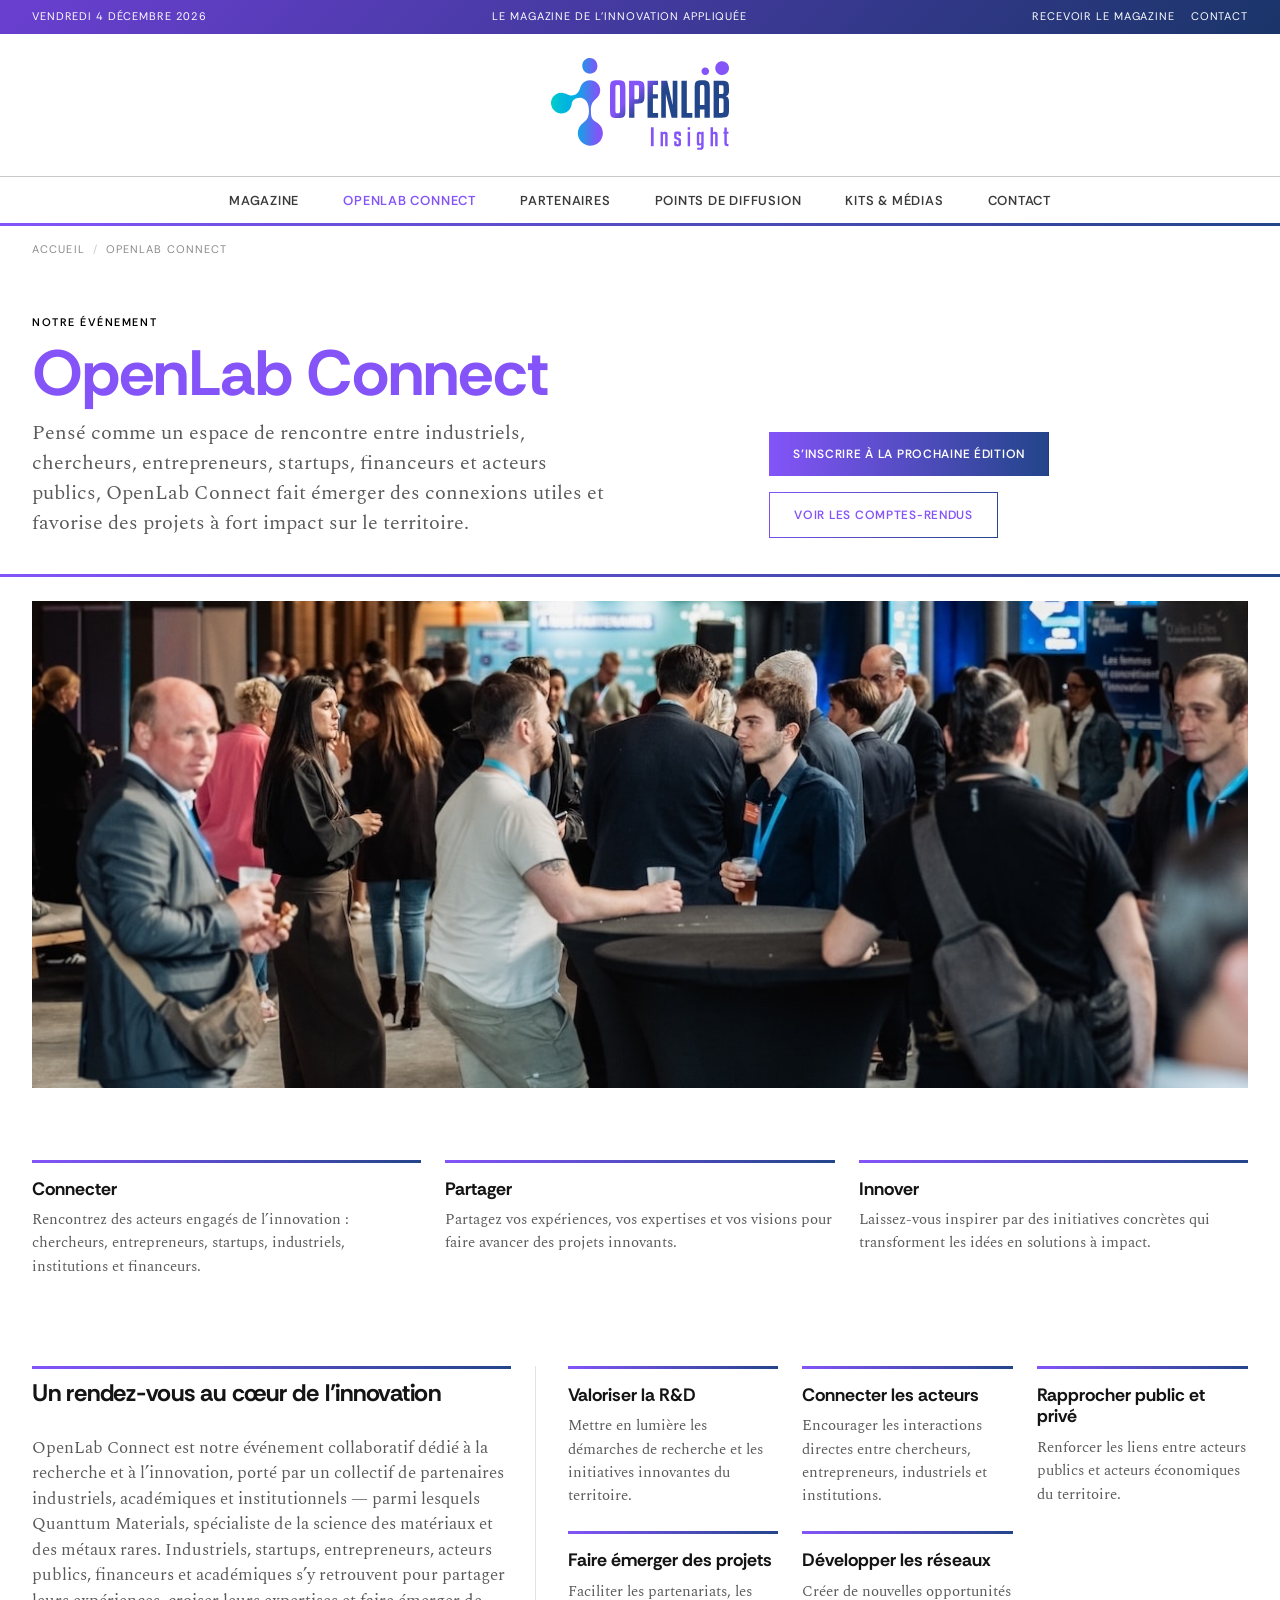
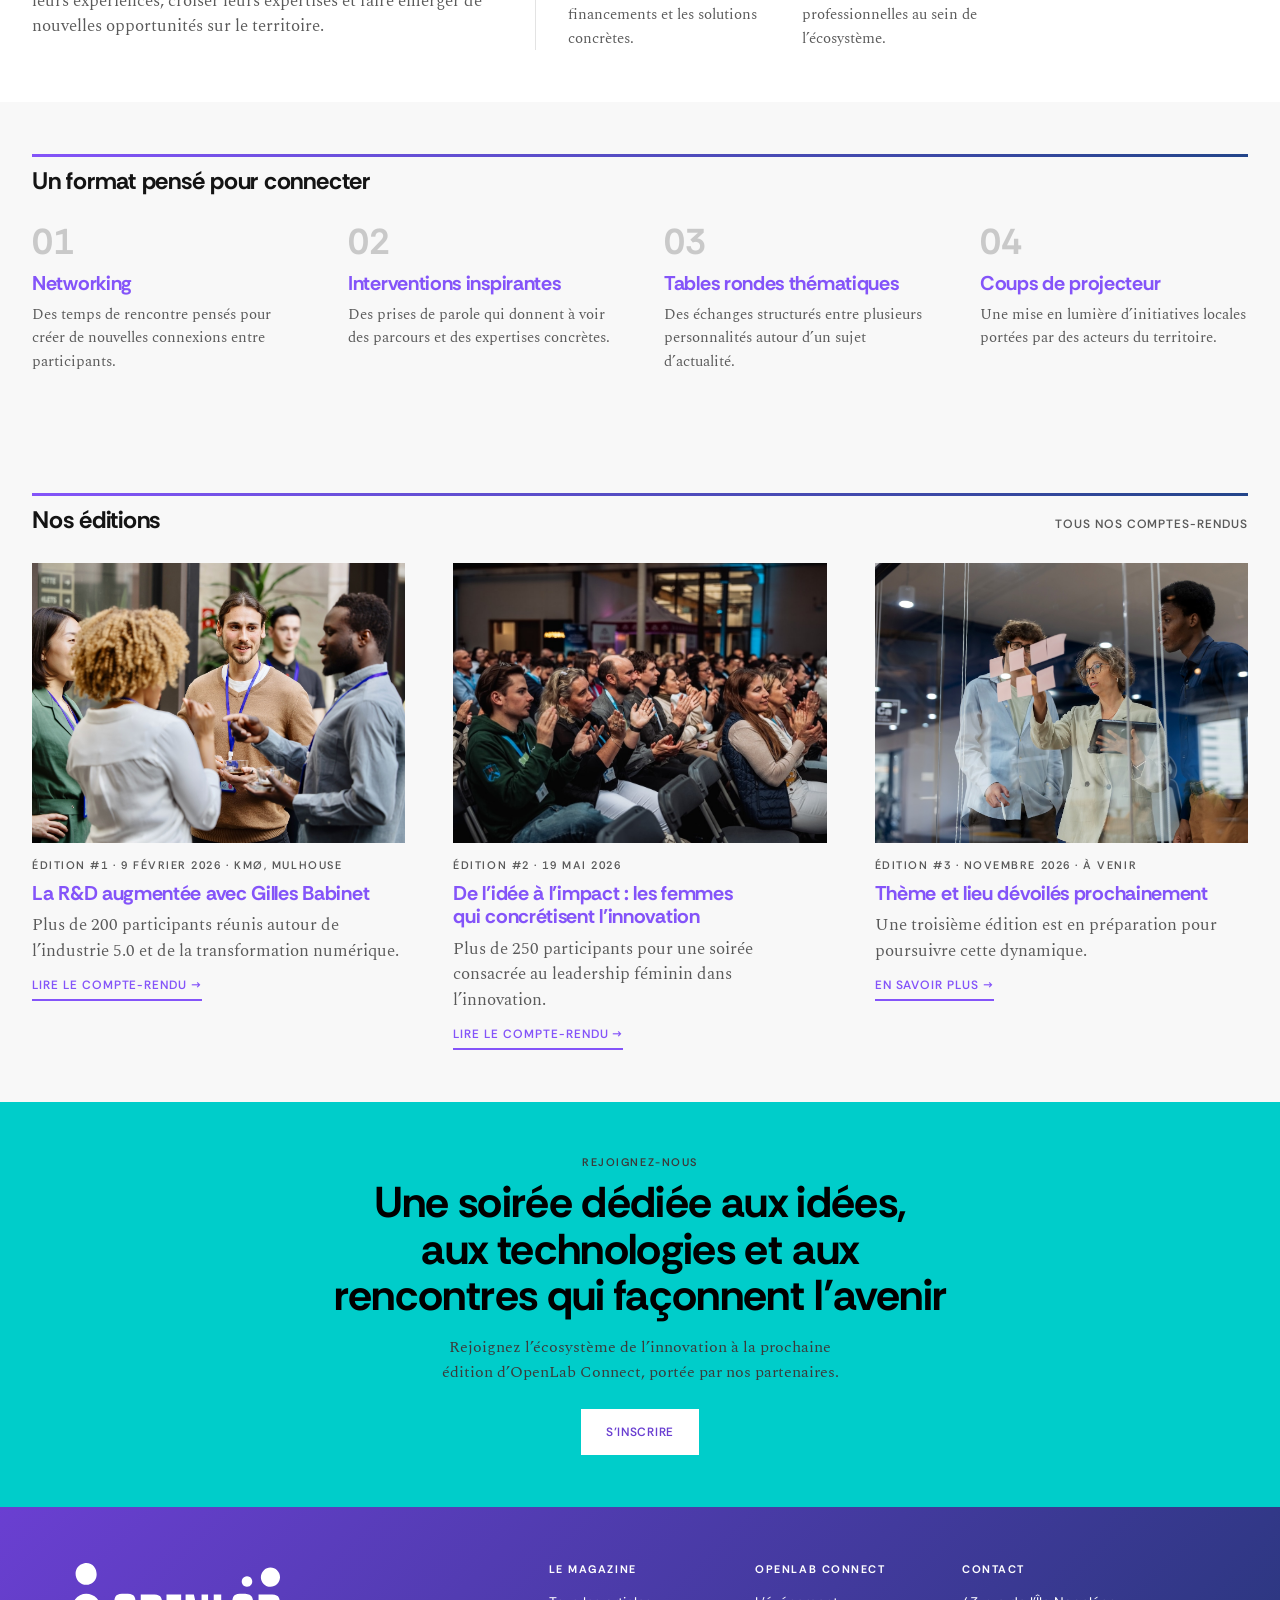
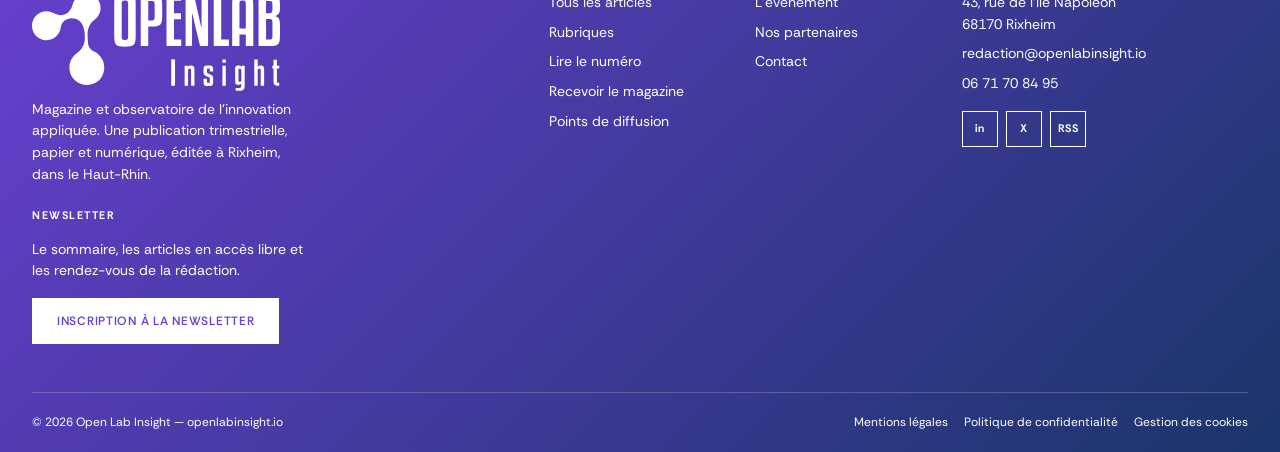
<file: openlab-connect.html>
<!doctype html>
<html lang="fr">
<head>
  <meta charset="utf-8">
  <meta name="viewport" content="width=device-width, initial-scale=1">
  <title>OpenLab Connect | Open Lab Insight</title>
  <meta name="description" content="OpenLab Connect, notre événement dédié à l'innovation, porté par un collectif de partenaires industriels, académiques et institutionnels.">
  <link rel="preconnect" href="https://fonts.googleapis.com">
  <link rel="preconnect" href="https://fonts.gstatic.com" crossorigin>
  <link href="https://fonts.googleapis.com/css2?family=Rethink+Sans:wght@500;600;700&family=Spectral:wght@400;500;600;700&display=swap" rel="stylesheet">
  <link href="https://cdn.jsdelivr.net/npm/bootstrap@5.3.3/dist/css/bootstrap.min.css" rel="stylesheet">
  <link href="assets/css/style.css" rel="stylesheet">
</head>
<body>
<!-- ============================================================
     Fragment commun : barre supérieure, bandeau-titre, navigation.
     Dupliqué dans chaque page (pas de moteur de template).
     Toute modification doit être répercutée partout — voir CLAUDE.md.
     L'onglet courant porte la classe « active » sur son .nav-link.
     ============================================================ -->

<div class="oli-topbar">
  <div class="container oli-container">
    <div class="oli-topbar__inner">
      <span data-oli-date>&nbsp;</span>
      <span class="d-none d-lg-inline">Le magazine de l&rsquo;innovation appliqu&eacute;e</span>
      <span class="d-flex gap-3">
        <a href="kits.html">Recevoir le magazine</a>
        <a href="contact.html">Contact</a>
      </span>
    </div>
  </div>
</div>

<header class="oli-masthead">
  <div class="container oli-container">
    <a href="index.html" class="oli-logo"><img src="assets/img/OpenLab_Logo_Insight_principal.svg" alt="Open Lab Insight" class="oli-logo__img"></a>
  </div>
</header>

<div class="oli-nav">
  <div class="container oli-container">
    <nav class="navbar navbar-expand-lg" aria-label="Navigation principale">
      <button class="navbar-toggler ms-auto" type="button" data-bs-toggle="collapse"
              data-bs-target="#oliNav" aria-controls="oliNav" aria-expanded="false" aria-label="Ouvrir le menu">
        Menu
      </button>
      <div class="collapse navbar-collapse justify-content-center" id="oliNav">
        <ul class="navbar-nav">
          <li class="nav-item"><a class="nav-link" data-nav="magazine" href="magazine.html">Magazine</a></li>
          <li class="nav-item"><a class="nav-link active" data-nav="connect" aria-current="page" href="openlab-connect.html">OpenLab Connect</a></li>
          <li class="nav-item"><a class="nav-link" data-nav="partenaires" href="partenaires.html">Partenaires</a></li>
          <li class="nav-item"><a class="nav-link" data-nav="diffusion" href="points-de-diffusion.html">Points de diffusion</a></li>
          <li class="nav-item"><a class="nav-link" data-nav="kits" href="kits.html">Kits &amp; m&eacute;dias</a></li>
          <li class="nav-item"><a class="nav-link" data-nav="contact" href="contact.html">Contact</a></li>
        </ul>
      </div>
    </nav>
  </div>
</div>

<main id="contenu">
<div class="container oli-container">
  <div class="oli-breadcrumb"><a href="index.html">Accueil</a><span class="oli-sep">/</span>OpenLab Connect</div>
</div>

<!-- Chapeau -->
<section class="oli-page-head">
  <div class="container oli-container">
    <div class="row g-4 g-lg-5 align-items-end">
      <div class="col-lg-7">
        <p class="oli-kicker oli-kicker--black">Notre &eacute;v&eacute;nement</p>
        <h1 class="oli-headline oli-headline--xxl">OpenLab Connect</h1>
        <p class="oli-standfirst oli-standfirst--lg" style="max-width:58ch;">
          Pens&eacute; comme un espace de rencontre entre industriels, chercheurs, entrepreneurs, startups,
          financeurs et acteurs publics, OpenLab Connect fait &eacute;merger des connexions utiles et
          favorise des projets &agrave; fort impact sur le territoire.
        </p>
      </div>
      <div class="col-lg-5">
        <div class="d-flex flex-wrap gap-3">
          <a href="https://www.quanttum-materials.io/openlabconnect" target="_blank" rel="noopener" class="btn btn-dark">S&rsquo;inscrire &agrave; la prochaine &eacute;dition</a>
          <a href="#editions" class="btn btn-outline-dark">Voir les comptes-rendus</a>
        </div>
      </div>
    </div>
  </div>
</section>

<section class="oli-section--tight pt-4">
  <div class="container oli-container">
    <img src="assets/img/placeholder/19mai2026-OPENLAB connect-Manonn Egmann-MEP_6686.jpg" alt="La foule des participants &eacute;change autour des mange-debout pendant la soir&eacute;e OpenLab Connect" width="1600" height="640" class="oli-photo--panorama">
  </div>
</section>

<!-- Connecter / Partager / Innover -->
<section class="oli-section--tight">
  <div class="container oli-container">
    <div class="row g-4">
      <div class="col-md-4">
        <div class="oli-feature"><h3>Connecter</h3>
          <p>Rencontrez des acteurs engag&eacute;s de l&rsquo;innovation&nbsp;: chercheurs, entrepreneurs, startups, industriels, institutions et financeurs.</p></div>
      </div>
      <div class="col-md-4">
        <div class="oli-feature"><h3>Partager</h3>
          <p>Partagez vos exp&eacute;riences, vos expertises et vos visions pour faire avancer des projets innovants.</p></div>
      </div>
      <div class="col-md-4">
        <div class="oli-feature"><h3>Innover</h3>
          <p>Laissez-vous inspirer par des initiatives concr&egrave;tes qui transforment les id&eacute;es en solutions &agrave; impact.</p></div>
      </div>
    </div>
  </div>
</section>

<!-- Le rendez-vous + notre ambition -->
<section class="oli-section">
  <div class="container oli-container">
    <div class="row g-4 g-lg-5">
      <div class="col-lg-5">
        <div class="oli-section-head"><h2>Un rendez-vous au c&oelig;ur de l&rsquo;innovation</h2></div>
        <p class="oli-standfirst mt-0">
          OpenLab Connect est notre &eacute;v&eacute;nement collaboratif d&eacute;di&eacute; &agrave; la recherche et &agrave;
          l&rsquo;innovation, port&eacute; par un collectif de partenaires industriels, acad&eacute;miques et
          institutionnels &mdash; parmi lesquels
          <a href="https://www.quanttum-materials.io/" target="_blank" rel="noopener">Quanttum Materials</a>,
          sp&eacute;cialiste de la science des mat&eacute;riaux et des m&eacute;taux rares. Industriels, startups,
          entrepreneurs, acteurs publics, financeurs et acad&eacute;miques s&rsquo;y retrouvent pour partager
          leurs exp&eacute;riences, croiser leurs expertises et faire &eacute;merger de nouvelles opportunit&eacute;s
          sur le territoire.
        </p>
      </div>
      <div class="col-lg-7 oli-col-divider">
        <div class="row g-4">
          <div class="col-md-6 col-lg-4">
            <div class="oli-feature"><h3>Valoriser la R&amp;D</h3>
              <p>Mettre en lumi&egrave;re les d&eacute;marches de recherche et les initiatives innovantes du territoire.</p></div>
          </div>
          <div class="col-md-6 col-lg-4">
            <div class="oli-feature"><h3>Connecter les acteurs</h3>
              <p>Encourager les interactions directes entre chercheurs, entrepreneurs, industriels et institutions.</p></div>
          </div>
          <div class="col-md-6 col-lg-4">
            <div class="oli-feature"><h3>Rapprocher public et priv&eacute;</h3>
              <p>Renforcer les liens entre acteurs publics et acteurs &eacute;conomiques du territoire.</p></div>
          </div>
          <div class="col-md-6 col-lg-4">
            <div class="oli-feature"><h3>Faire &eacute;merger des projets</h3>
              <p>Faciliter les partenariats, les financements et les solutions concr&egrave;tes.</p></div>
          </div>
          <div class="col-md-6 col-lg-4">
            <div class="oli-feature"><h3>D&eacute;velopper les r&eacute;seaux</h3>
              <p>Cr&eacute;er de nouvelles opportunit&eacute;s professionnelles au sein de l&rsquo;&eacute;cosyst&egrave;me.</p></div>
          </div>
        </div>
      </div>
    </div>
  </div>
</section>

<!-- Format -->
<section class="oli-section oli-band-grey">
  <div class="container oli-container">
    <div class="oli-section-head"><h2>Un format pens&eacute; pour connecter</h2></div>
    <div class="row g-4 g-lg-5">
      <div class="col-md-6 col-lg-3">
        <span class="oli-step__num">01</span>
        <h3 class="oli-headline oli-headline--md mb-2">Networking</h3>
        <p style="font-size:.9375rem;color:var(--oli-grey-700);">
          Des temps de rencontre pens&eacute;s pour cr&eacute;er de nouvelles connexions entre participants.
        </p>
      </div>
      <div class="col-md-6 col-lg-3">
        <span class="oli-step__num">02</span>
        <h3 class="oli-headline oli-headline--md mb-2">Interventions inspirantes</h3>
        <p style="font-size:.9375rem;color:var(--oli-grey-700);">
          Des prises de parole qui donnent &agrave; voir des parcours et des expertises concr&egrave;tes.
        </p>
      </div>
      <div class="col-md-6 col-lg-3">
        <span class="oli-step__num">03</span>
        <h3 class="oli-headline oli-headline--md mb-2">Tables rondes th&eacute;matiques</h3>
        <p style="font-size:.9375rem;color:var(--oli-grey-700);">
          Des &eacute;changes structur&eacute;s entre plusieurs personnalit&eacute;s autour d&rsquo;un sujet d&rsquo;actualit&eacute;.
        </p>
      </div>
      <div class="col-md-6 col-lg-3">
        <span class="oli-step__num">04</span>
        <h3 class="oli-headline oli-headline--md mb-2">Coups de projecteur</h3>
        <p style="font-size:.9375rem;color:var(--oli-grey-700);">
          Une mise en lumi&egrave;re d&rsquo;initiatives locales port&eacute;es par des acteurs du territoire.
        </p>
      </div>
    </div>
  </div>
</section>

<!-- Nos éditions -->
<section class="oli-section oli-band-grey" id="editions">
  <div class="container oli-container">
    <div class="oli-section-head">
      <h2>Nos &eacute;ditions</h2>
      <a class="oli-more" href="magazine.html">Tous nos comptes-rendus</a>
    </div>
    <div class="row g-4 g-lg-5">
      <div class="col-lg-4">
        <article class="oli-card">
          <div class="oli-card__media"><img src="assets/img/placeholder/iStock-1385328437.jpg" alt="" width="900" height="675"></div>
          <p class="oli-kicker">&Eacute;dition #1 &middot; 9 f&eacute;vrier 2026 &middot; KM&Oslash;, Mulhouse</p>
          <h3 class="oli-headline oli-headline--md mb-2">La R&amp;D augment&eacute;e avec Gilles Babinet</h3>
          <p class="oli-standfirst mt-0 mb-2">Plus de 200 participants r&eacute;unis autour de l&rsquo;industrie 5.0 et de la transformation num&eacute;rique.</p>
          <a href="article-openlab-connect-1.html" class="oli-arrow-link">Lire le compte-rendu &rarr;</a>
        </article>
      </div>
      <div class="col-lg-4">
        <article class="oli-card">
          <div class="oli-card__media"><img src="assets/img/placeholder/19mai2026-OPENLAB connect-Manonn Egmann-MEP_7135.jpg" alt="" width="900" height="675"></div>
          <p class="oli-kicker">&Eacute;dition #2 &middot; 19 mai 2026</p>
          <h3 class="oli-headline oli-headline--md mb-2">De l&rsquo;id&eacute;e &agrave; l&rsquo;impact&nbsp;: les femmes qui concr&eacute;tisent l&rsquo;innovation</h3>
          <p class="oli-standfirst mt-0 mb-2">Plus de 250 participants pour une soir&eacute;e consacr&eacute;e au leadership f&eacute;minin dans l&rsquo;innovation.</p>
          <a href="article-openlab-connect-2.html" class="oli-arrow-link">Lire le compte-rendu &rarr;</a>
        </article>
      </div>
      <div class="col-lg-4">
        <article class="oli-card">
          <div class="oli-card__media"><img src="assets/img/placeholder/iStock-2173725886.jpg" alt="" width="900" height="675"></div>
          <p class="oli-kicker">&Eacute;dition #3 &middot; Novembre 2026 &middot; &Agrave; venir</p>
          <h3 class="oli-headline oli-headline--md mb-2">Th&egrave;me et lieu d&eacute;voil&eacute;s prochainement</h3>
          <p class="oli-standfirst mt-0 mb-2">Une troisi&egrave;me &eacute;dition est en pr&eacute;paration pour poursuivre cette dynamique.</p>
          <a href="https://www.quanttum-materials.io/openlabconnect" target="_blank" rel="noopener" class="oli-arrow-link">En savoir plus &rarr;</a>
        </article>
      </div>
    </div>
  </div>
</section>

<!-- Appel à l'action -->
<section class="oli-band-accent oli-section">
  <div class="container oli-container text-center">
    <p class="oli-kicker oli-kicker--light">Rejoignez-nous</p>
    <h2 class="oli-headline oli-headline--xl mb-3" style="max-width:30ch;margin-inline:auto;">Une soir&eacute;e d&eacute;di&eacute;e aux id&eacute;es, aux technologies et aux rencontres qui fa&ccedil;onnent l&rsquo;avenir</h2>
    <p class="mb-4" style="max-width:52ch;margin-inline:auto;">
      Rejoignez l&rsquo;&eacute;cosyst&egrave;me de l&rsquo;innovation &agrave; la prochaine &eacute;dition d&rsquo;OpenLab Connect,
      port&eacute;e par nos partenaires.
    </p>
    <a href="https://www.quanttum-materials.io/openlabconnect" target="_blank" rel="noopener" class="btn btn-light">S&rsquo;inscrire</a>
  </div>
</section>
</main>

<!-- ============================================================
     Fragment commun : pied de page.
     Dupliqu&eacute; dans chaque page — voir CLAUDE.md.
     ============================================================ -->
<footer class="oli-footer">
  <div class="container oli-container">
    <div class="row g-4">

      <div class="col-lg-4">
        <p class="oli-footer__logo mb-2"><img src="assets/img/OpenLab_Logo_Insight_full-white.svg" alt="Open Lab Insight" class="oli-footer__logo-img"></p>
        <p class="mb-4" style="font-size:.875rem;max-width:34ch;">
          Magazine et observatoire de l&rsquo;innovation appliqu&eacute;e. Une publication trimestrielle,
          papier et num&eacute;rique, &eacute;dit&eacute;e &agrave; Rixheim, dans le Haut-Rhin.
        </p>
        <h3>Newsletter</h3>
        <p class="mb-3" style="font-size:.875rem;max-width:34ch;">
          Le sommaire, les articles en acc&egrave;s libre et les rendez-vous de la r&eacute;daction.
        </p>
        <a href="#" class="btn btn-light">Inscription &agrave; la newsletter</a>
      </div>

      <div class="col-6 col-lg-2 offset-lg-1">
        <h3>Le magazine</h3>
        <ul>
          <li><a href="magazine.html">Tous les articles</a></li>
          <li><a href="magazine.html">Rubriques</a></li>
          <li><a href="kits.html">Lire le num&eacute;ro</a></li>
          <li><a href="kits.html">Recevoir le magazine</a></li>
          <li><a href="points-de-diffusion.html">Points de diffusion</a></li>
        </ul>
      </div>

      <div class="col-6 col-lg-2">
        <h3>OpenLab Connect</h3>
        <ul>
          <li><a href="openlab-connect.html">L&rsquo;&eacute;v&eacute;nement</a></li>
          <li><a href="partenaires.html">Nos partenaires</a></li>
          <li><a href="contact.html">Contact</a></li>
        </ul>
      </div>

      <div class="col-6 col-lg-3">
        <h3>Contact</h3>
        <ul>
          <li>43, rue de l&rsquo;&Icirc;le Napol&eacute;on<br>68170 Rixheim</li>
          <li><a href="mailto:redaction@openlabinsight.io">redaction@openlabinsight.io</a></li>
          <li><a href="tel:+33671708495">06 71 70 84 95</a></li>
        </ul>
        <div class="oli-share oli-share--light d-flex gap-2 mt-3">
          <a href="#" aria-label="LinkedIn">in</a>
          <a href="#" aria-label="X">X</a>
          <a href="#" aria-label="Flux RSS">RSS</a>
        </div>
      </div>

    </div>

    <div class="oli-footer__bottom d-flex flex-wrap justify-content-between gap-2">
      <span>&copy; <span data-oli-year>2026</span> Open Lab Insight &mdash; openlabinsight.io</span>
      <span class="d-flex flex-wrap gap-3">
        <a href="#">Mentions l&eacute;gales</a>
        <a href="#">Politique de confidentialit&eacute;</a>
        <a href="#">Gestion des cookies</a>
      </span>
    </div>
  </div>
</footer>
<script src="https://cdn.jsdelivr.net/npm/bootstrap@5.3.3/dist/js/bootstrap.bundle.min.js"></script>
<script src="assets/js/main.js"></script>
</body>
</html>
</file>
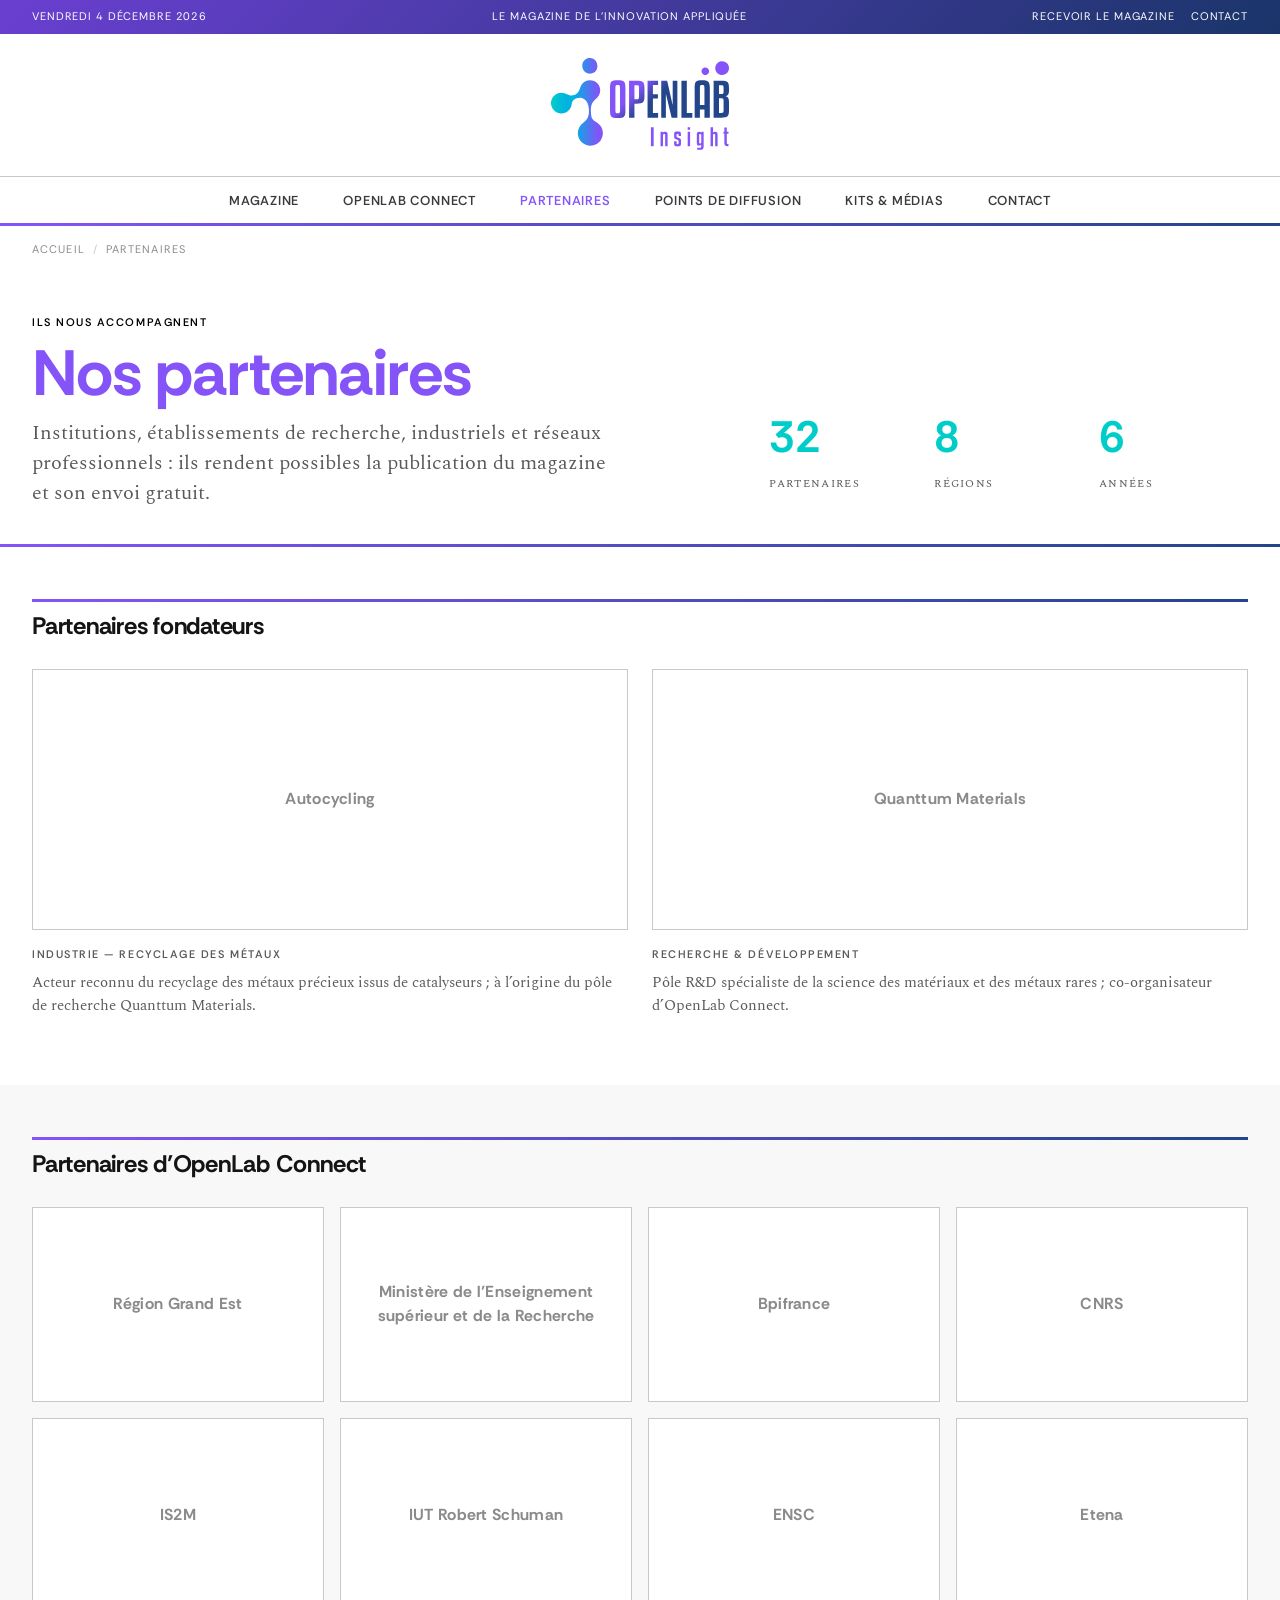
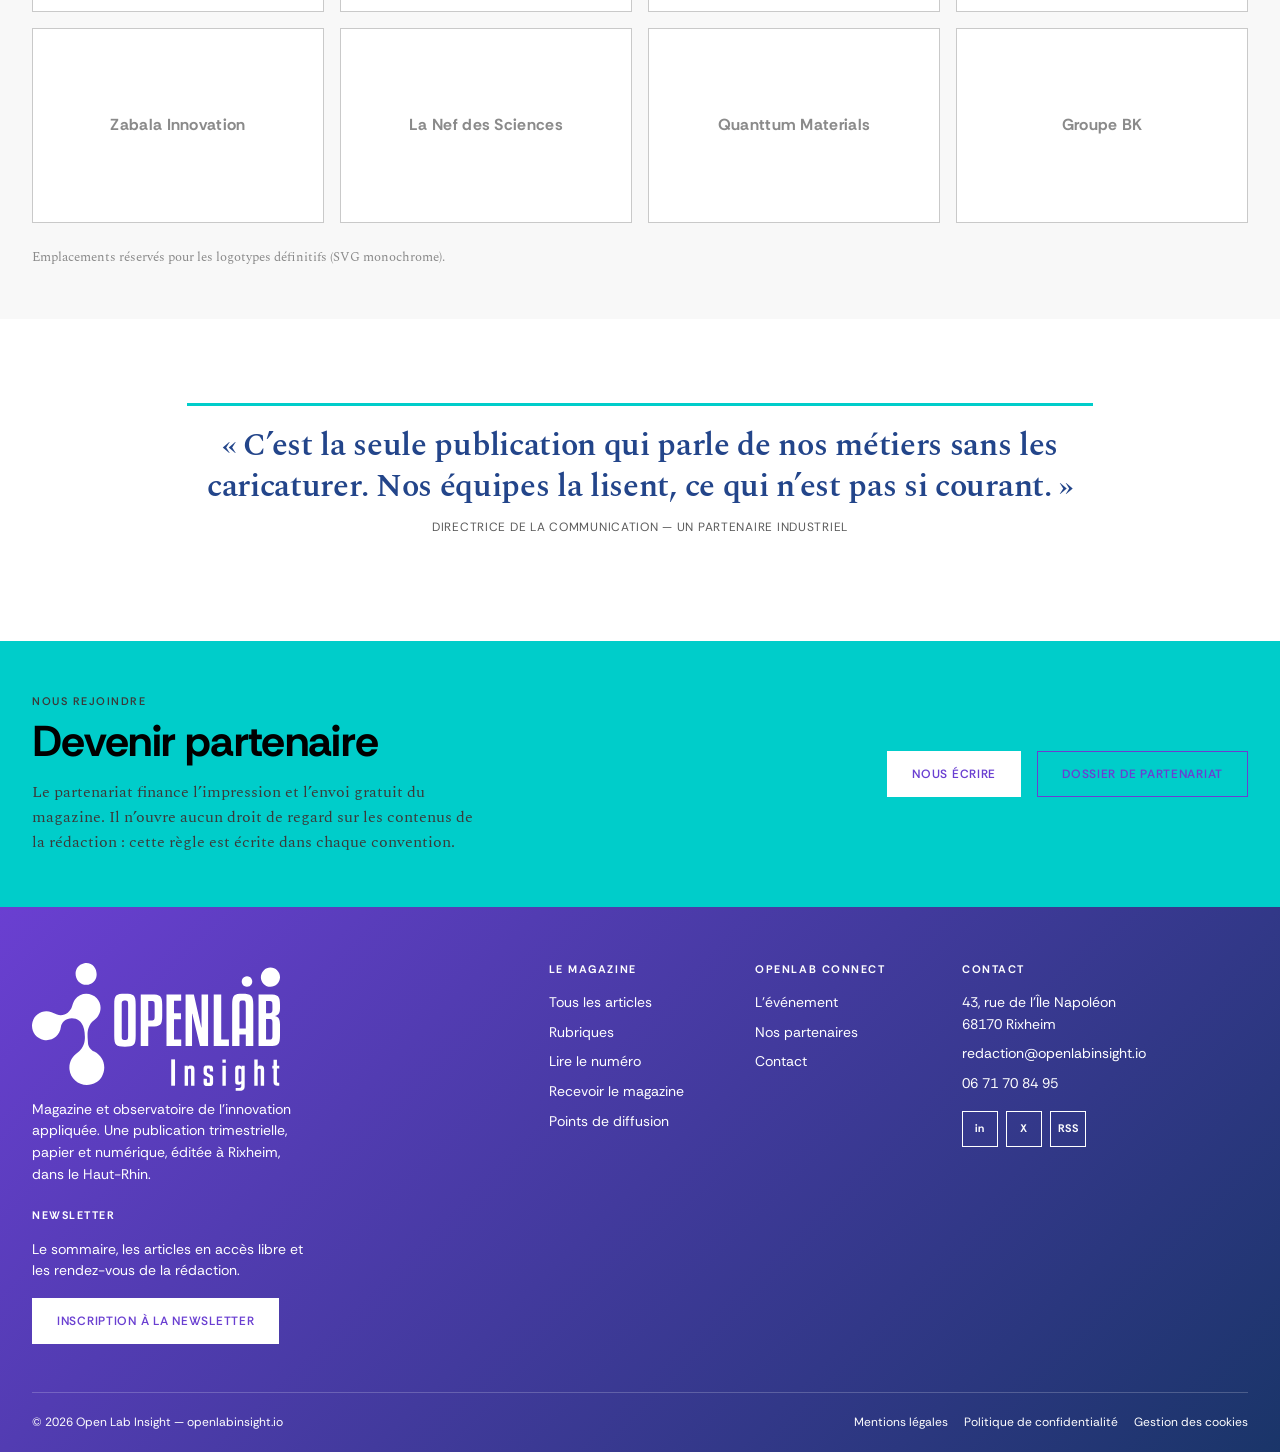
<file: partenaires.html>
<!doctype html>
<html lang="fr">
<head>
  <meta charset="utf-8">
  <meta name="viewport" content="width=device-width, initial-scale=1">
  <title>Partenaires | Open Lab Insight</title>
  <meta name="description" content="Les partenaires institutionnels, académiques et industriels d'Open Lab Insight.">
  <link rel="preconnect" href="https://fonts.googleapis.com">
  <link rel="preconnect" href="https://fonts.gstatic.com" crossorigin>
  <link href="https://fonts.googleapis.com/css2?family=Rethink+Sans:wght@500;600;700&family=Spectral:wght@400;500;600;700&display=swap" rel="stylesheet">
  <link href="https://cdn.jsdelivr.net/npm/bootstrap@5.3.3/dist/css/bootstrap.min.css" rel="stylesheet">
  <link href="assets/css/style.css" rel="stylesheet">
</head>
<body>
<!-- ============================================================
     Fragment commun : barre supérieure, bandeau-titre, navigation.
     Dupliqué dans chaque page (pas de moteur de template).
     Toute modification doit être répercutée partout — voir CLAUDE.md.
     L'onglet courant porte la classe « active » sur son .nav-link.
     ============================================================ -->

<div class="oli-topbar">
  <div class="container oli-container">
    <div class="oli-topbar__inner">
      <span data-oli-date>&nbsp;</span>
      <span class="d-none d-lg-inline">Le magazine de l&rsquo;innovation appliqu&eacute;e</span>
      <span class="d-flex gap-3">
        <a href="kits.html">Recevoir le magazine</a>
        <a href="contact.html">Contact</a>
      </span>
    </div>
  </div>
</div>

<header class="oli-masthead">
  <div class="container oli-container">
    <a href="index.html" class="oli-logo"><img src="assets/img/OpenLab_Logo_Insight_principal.svg" alt="Open Lab Insight" class="oli-logo__img"></a>
  </div>
</header>

<div class="oli-nav">
  <div class="container oli-container">
    <nav class="navbar navbar-expand-lg" aria-label="Navigation principale">
      <button class="navbar-toggler ms-auto" type="button" data-bs-toggle="collapse"
              data-bs-target="#oliNav" aria-controls="oliNav" aria-expanded="false" aria-label="Ouvrir le menu">
        Menu
      </button>
      <div class="collapse navbar-collapse justify-content-center" id="oliNav">
        <ul class="navbar-nav">
          <li class="nav-item"><a class="nav-link" data-nav="magazine" href="magazine.html">Magazine</a></li>
          <li class="nav-item"><a class="nav-link" data-nav="connect" href="openlab-connect.html">OpenLab Connect</a></li>
          <li class="nav-item"><a class="nav-link active" data-nav="partenaires" aria-current="page" href="partenaires.html">Partenaires</a></li>
          <li class="nav-item"><a class="nav-link" data-nav="diffusion" href="points-de-diffusion.html">Points de diffusion</a></li>
          <li class="nav-item"><a class="nav-link" data-nav="kits" href="kits.html">Kits &amp; m&eacute;dias</a></li>
          <li class="nav-item"><a class="nav-link" data-nav="contact" href="contact.html">Contact</a></li>
        </ul>
      </div>
    </nav>
  </div>
</div>

<main id="contenu">
<div class="container oli-container">
  <div class="oli-breadcrumb"><a href="index.html">Accueil</a><span class="oli-sep">/</span>Partenaires</div>
</div>

<section class="oli-page-head">
  <div class="container oli-container">
    <div class="row g-4 g-lg-5 align-items-end">
      <div class="col-lg-7">
        <p class="oli-kicker oli-kicker--black">Ils nous accompagnent</p>
        <h1 class="oli-headline oli-headline--xxl">Nos partenaires</h1>
        <p class="oli-standfirst oli-standfirst--lg" style="max-width:58ch;">
          Institutions, &eacute;tablissements de recherche, industriels et r&eacute;seaux professionnels&nbsp;:
          ils rendent possibles la publication du magazine et son envoi gratuit.
        </p>
      </div>
      <div class="col-lg-5">
        <div class="row g-3">
          <div class="col-4"><p class="oli-stat__value">32</p><p class="oli-stat__label">Partenaires</p></div>
          <div class="col-4"><p class="oli-stat__value">8</p><p class="oli-stat__label">R&eacute;gions</p></div>
          <div class="col-4"><p class="oli-stat__value">6</p><p class="oli-stat__label">Ann&eacute;es</p></div>
        </div>
      </div>
    </div>
  </div>
</section>

<!-- Partenaires fondateurs -->
<section class="oli-section">
  <div class="container oli-container">
    <div class="oli-section-head"><h2>Partenaires fondateurs</h2></div>
    <div class="row g-4">
      <div class="col-md-6">
        <div class="oli-logo-tile mb-3" style="aspect-ratio:16/7;"><span>Autocycling</span></div>
        <p class="oli-kicker">Industrie &mdash; recyclage des m&eacute;taux</p>
        <p style="font-size:.9375rem;color:var(--oli-grey-700);">
          Acteur reconnu du recyclage des m&eacute;taux pr&eacute;cieux issus de catalyseurs&nbsp;; &agrave;
          l&rsquo;origine du p&ocirc;le de recherche Quanttum Materials.
        </p>
      </div>
      <div class="col-md-6">
        <a href="https://www.quanttum-materials.io/" target="_blank" rel="noopener" class="oli-logo-tile mb-3" style="aspect-ratio:16/7;display:flex;"><span>Quanttum Materials</span></a>
        <p class="oli-kicker">Recherche &amp; d&eacute;veloppement</p>
        <p style="font-size:.9375rem;color:var(--oli-grey-700);">
          P&ocirc;le R&amp;D sp&eacute;cialiste de la science des mat&eacute;riaux et des m&eacute;taux rares&nbsp;;
          co-organisateur d&rsquo;OpenLab Connect.
        </p>
      </div>
    </div>
  </div>
</section>

<!-- Mur de logos -->
<section class="oli-section oli-band-grey">
  <div class="container oli-container">

    <div class="oli-section-head"><h2>Partenaires d&rsquo;OpenLab Connect</h2></div>
    <div class="row g-3 row-cols-2 row-cols-md-3 row-cols-lg-4">
      <div class="col"><div class="oli-logo-tile"><span>R&eacute;gion Grand Est</span></div></div>
      <div class="col"><div class="oli-logo-tile"><span>Minist&egrave;re de l&rsquo;Enseignement sup&eacute;rieur et de la Recherche</span></div></div>
      <div class="col"><div class="oli-logo-tile"><span>Bpifrance</span></div></div>
      <div class="col"><div class="oli-logo-tile"><span>CNRS</span></div></div>
      <div class="col"><div class="oli-logo-tile"><span>IS2M</span></div></div>
      <div class="col"><div class="oli-logo-tile"><span>IUT Robert Schuman</span></div></div>
      <div class="col"><div class="oli-logo-tile"><span>ENSC</span></div></div>
      <div class="col"><div class="oli-logo-tile"><span>Etena</span></div></div>
      <div class="col"><div class="oli-logo-tile"><span>Zabala Innovation</span></div></div>
      <div class="col"><div class="oli-logo-tile"><span>La Nef des Sciences</span></div></div>
      <div class="col">
        <a href="https://www.quanttum-materials.io/" target="_blank" rel="noopener" class="oli-logo-tile"><span>Quanttum Materials</span></a>
      </div>
      <div class="col"><div class="oli-logo-tile"><span>Groupe BK</span></div></div>
    </div>

    <p class="mt-4 mb-0" style="font-size:.8125rem;color:var(--oli-grey-500);">
      Emplacements r&eacute;serv&eacute;s pour les logotypes d&eacute;finitifs (SVG monochrome).
    </p>
  </div>
</section>

<!-- Témoignage -->
<section class="oli-section">
  <div class="container oli-container">
    <div class="row justify-content-center">
      <div class="col-lg-9 text-center">
        <blockquote class="oli-quote" style="border-bottom:none;">
          <p style="font-size:clamp(1.4rem,2.6vw,2rem);">
            &laquo;&nbsp;C&rsquo;est la seule publication qui parle de nos m&eacute;tiers sans les caricaturer.
            Nos &eacute;quipes la lisent, ce qui n&rsquo;est pas si courant.&nbsp;&raquo;
          </p>
          <footer>Directrice de la communication &mdash; un partenaire industriel</footer>
        </blockquote>
      </div>
    </div>
  </div>
</section>

<!-- Devenir partenaire -->
<section class="oli-band-accent oli-section">
  <div class="container oli-container">
    <div class="row g-4 g-lg-5 align-items-center">
      <div class="col-lg-7">
        <p class="oli-kicker oli-kicker--light">Nous rejoindre</p>
        <h2 class="oli-headline oli-headline--xl mb-3">Devenir partenaire</h2>
        <p class="mb-0" style="max-width:56ch;">
          Le partenariat finance l&rsquo;impression et l&rsquo;envoi gratuit du magazine. Il n&rsquo;ouvre aucun
          droit de regard sur les contenus de la r&eacute;daction&nbsp;: cette r&egrave;gle est &eacute;crite dans
          chaque convention.
        </p>
      </div>
      <div class="col-lg-5 text-lg-end">
        <div class="d-flex flex-wrap gap-3 justify-content-lg-end">
          <a href="contact.html" class="btn btn-light">Nous &eacute;crire</a>
          <a href="kits.html" class="btn btn-outline-light">Dossier de partenariat</a>
        </div>
      </div>
    </div>
  </div>
</section>
</main>

<!-- ============================================================
     Fragment commun : pied de page.
     Dupliqu&eacute; dans chaque page — voir CLAUDE.md.
     ============================================================ -->
<footer class="oli-footer">
  <div class="container oli-container">
    <div class="row g-4">

      <div class="col-lg-4">
        <p class="oli-footer__logo mb-2"><img src="assets/img/OpenLab_Logo_Insight_full-white.svg" alt="Open Lab Insight" class="oli-footer__logo-img"></p>
        <p class="mb-4" style="font-size:.875rem;max-width:34ch;">
          Magazine et observatoire de l&rsquo;innovation appliqu&eacute;e. Une publication trimestrielle,
          papier et num&eacute;rique, &eacute;dit&eacute;e &agrave; Rixheim, dans le Haut-Rhin.
        </p>
        <h3>Newsletter</h3>
        <p class="mb-3" style="font-size:.875rem;max-width:34ch;">
          Le sommaire, les articles en acc&egrave;s libre et les rendez-vous de la r&eacute;daction.
        </p>
        <a href="#" class="btn btn-light">Inscription &agrave; la newsletter</a>
      </div>

      <div class="col-6 col-lg-2 offset-lg-1">
        <h3>Le magazine</h3>
        <ul>
          <li><a href="magazine.html">Tous les articles</a></li>
          <li><a href="magazine.html">Rubriques</a></li>
          <li><a href="kits.html">Lire le num&eacute;ro</a></li>
          <li><a href="kits.html">Recevoir le magazine</a></li>
          <li><a href="points-de-diffusion.html">Points de diffusion</a></li>
        </ul>
      </div>

      <div class="col-6 col-lg-2">
        <h3>OpenLab Connect</h3>
        <ul>
          <li><a href="openlab-connect.html">L&rsquo;&eacute;v&eacute;nement</a></li>
          <li><a href="partenaires.html">Nos partenaires</a></li>
          <li><a href="contact.html">Contact</a></li>
        </ul>
      </div>

      <div class="col-6 col-lg-3">
        <h3>Contact</h3>
        <ul>
          <li>43, rue de l&rsquo;&Icirc;le Napol&eacute;on<br>68170 Rixheim</li>
          <li><a href="mailto:redaction@openlabinsight.io">redaction@openlabinsight.io</a></li>
          <li><a href="tel:+33671708495">06 71 70 84 95</a></li>
        </ul>
        <div class="oli-share oli-share--light d-flex gap-2 mt-3">
          <a href="#" aria-label="LinkedIn">in</a>
          <a href="#" aria-label="X">X</a>
          <a href="#" aria-label="Flux RSS">RSS</a>
        </div>
      </div>

    </div>

    <div class="oli-footer__bottom d-flex flex-wrap justify-content-between gap-2">
      <span>&copy; <span data-oli-year>2026</span> Open Lab Insight &mdash; openlabinsight.io</span>
      <span class="d-flex flex-wrap gap-3">
        <a href="#">Mentions l&eacute;gales</a>
        <a href="#">Politique de confidentialit&eacute;</a>
        <a href="#">Gestion des cookies</a>
      </span>
    </div>
  </div>
</footer>
<script src="https://cdn.jsdelivr.net/npm/bootstrap@5.3.3/dist/js/bootstrap.bundle.min.js"></script>
<script src="assets/js/main.js"></script>
</body>
</html>
</file>
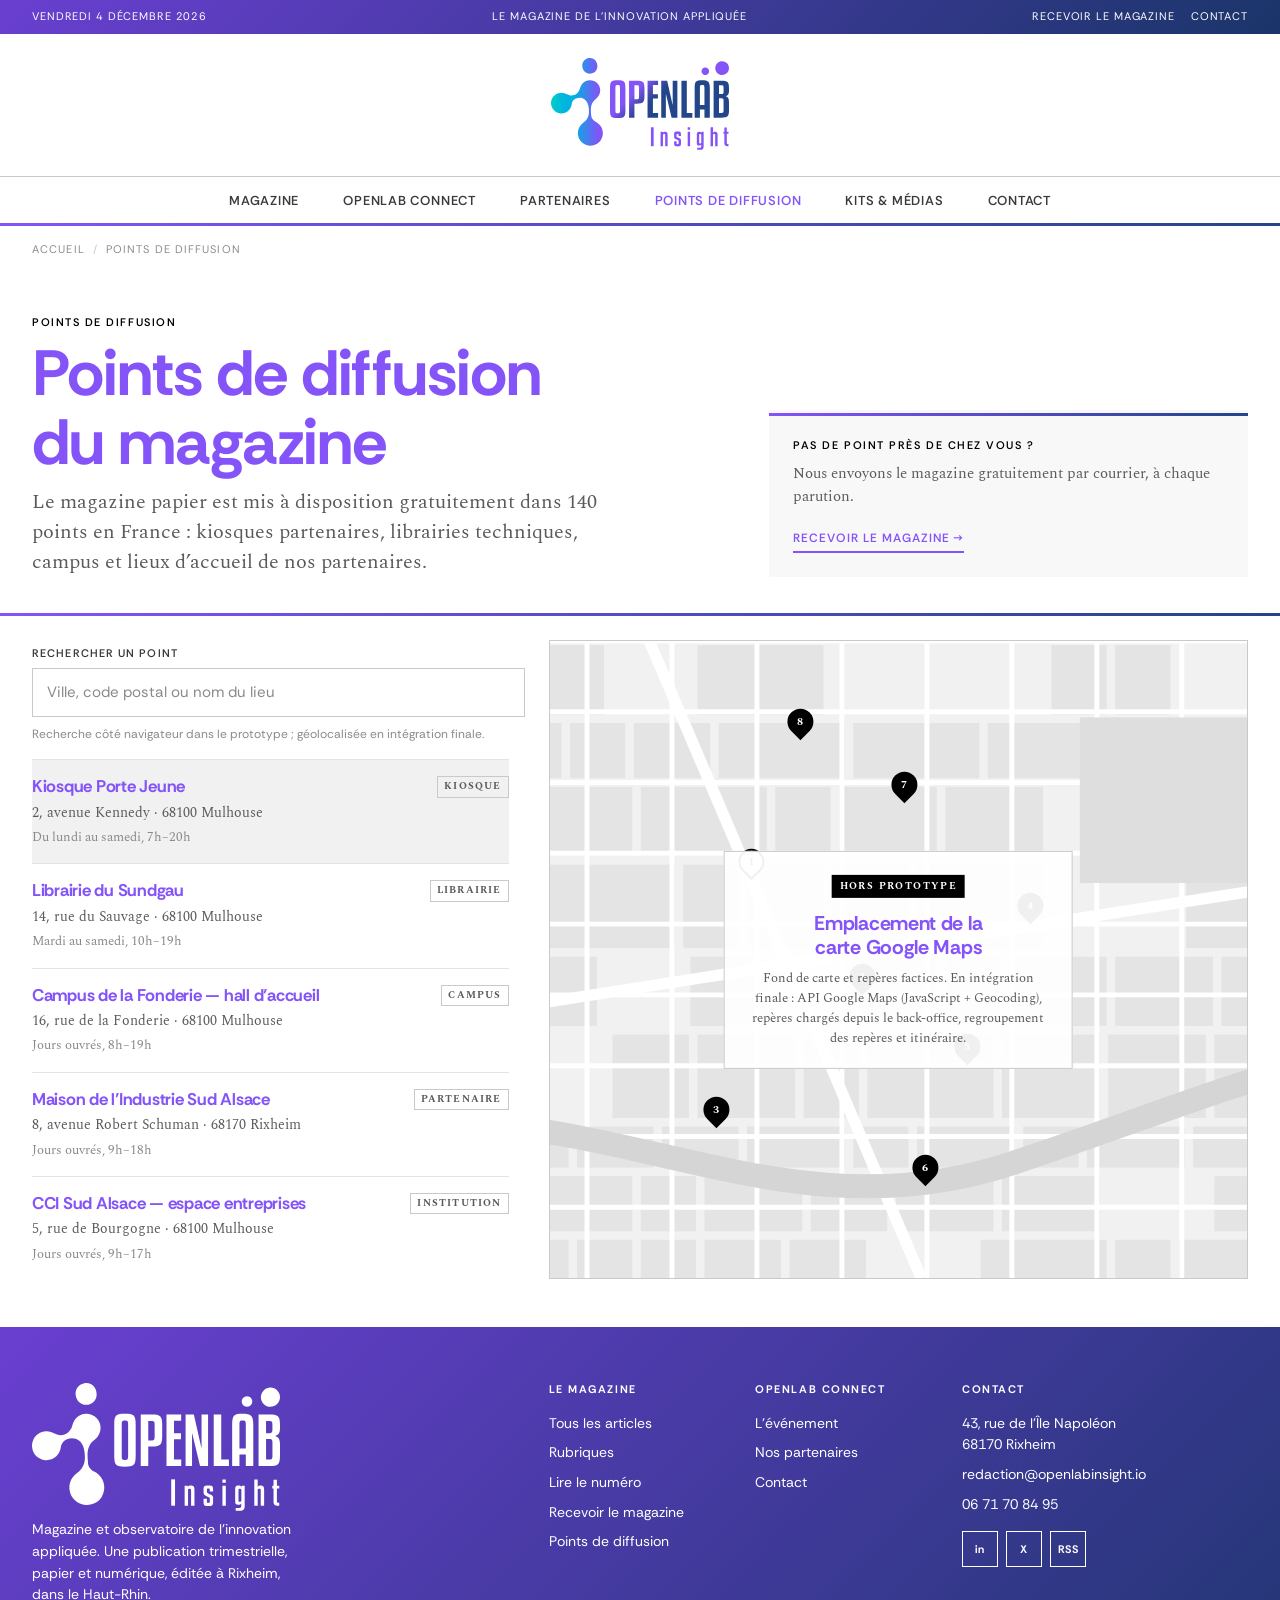
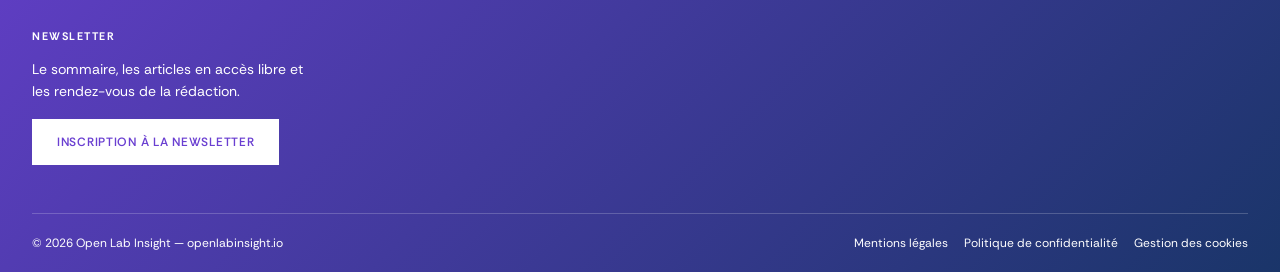
<file: points-de-diffusion.html>
<!doctype html>
<html lang="fr">
<head>
  <meta charset="utf-8">
  <meta name="viewport" content="width=device-width, initial-scale=1">
  <title>Points de diffusion | Open Lab Insight</title>
  <meta name="description" content="Carte des points de diffusion du magazine papier Open Lab Insight.">
  <link rel="preconnect" href="https://fonts.googleapis.com">
  <link rel="preconnect" href="https://fonts.gstatic.com" crossorigin>
  <link href="https://fonts.googleapis.com/css2?family=Rethink+Sans:wght@500;600;700&family=Spectral:wght@400;500;600;700&display=swap" rel="stylesheet">
  <link href="https://cdn.jsdelivr.net/npm/bootstrap@5.3.3/dist/css/bootstrap.min.css" rel="stylesheet">
  <link href="assets/css/style.css" rel="stylesheet">
</head>
<body>
<!-- ============================================================
     Fragment commun : barre supérieure, bandeau-titre, navigation.
     Dupliqué dans chaque page (pas de moteur de template).
     Toute modification doit être répercutée partout — voir CLAUDE.md.
     L'onglet courant porte la classe « active » sur son .nav-link.
     ============================================================ -->

<div class="oli-topbar">
  <div class="container oli-container">
    <div class="oli-topbar__inner">
      <span data-oli-date>&nbsp;</span>
      <span class="d-none d-lg-inline">Le magazine de l&rsquo;innovation appliqu&eacute;e</span>
      <span class="d-flex gap-3">
        <a href="kits.html">Recevoir le magazine</a>
        <a href="contact.html">Contact</a>
      </span>
    </div>
  </div>
</div>

<header class="oli-masthead">
  <div class="container oli-container">
    <a href="index.html" class="oli-logo"><img src="assets/img/OpenLab_Logo_Insight_principal.svg" alt="Open Lab Insight" class="oli-logo__img"></a>
  </div>
</header>

<div class="oli-nav">
  <div class="container oli-container">
    <nav class="navbar navbar-expand-lg" aria-label="Navigation principale">
      <button class="navbar-toggler ms-auto" type="button" data-bs-toggle="collapse"
              data-bs-target="#oliNav" aria-controls="oliNav" aria-expanded="false" aria-label="Ouvrir le menu">
        Menu
      </button>
      <div class="collapse navbar-collapse justify-content-center" id="oliNav">
        <ul class="navbar-nav">
          <li class="nav-item"><a class="nav-link" data-nav="magazine" href="magazine.html">Magazine</a></li>
          <li class="nav-item"><a class="nav-link" data-nav="connect" href="openlab-connect.html">OpenLab Connect</a></li>
          <li class="nav-item"><a class="nav-link" data-nav="partenaires" href="partenaires.html">Partenaires</a></li>
          <li class="nav-item"><a class="nav-link active" data-nav="diffusion" aria-current="page" href="points-de-diffusion.html">Points de diffusion</a></li>
          <li class="nav-item"><a class="nav-link" data-nav="kits" href="kits.html">Kits &amp; m&eacute;dias</a></li>
          <li class="nav-item"><a class="nav-link" data-nav="contact" href="contact.html">Contact</a></li>
        </ul>
      </div>
    </nav>
  </div>
</div>

<main id="contenu">
<div class="container oli-container">
  <div class="oli-breadcrumb"><a href="index.html">Accueil</a><span class="oli-sep">/</span>Points de diffusion</div>
</div>

<section class="oli-page-head">
  <div class="container oli-container">
    <div class="row g-4 g-lg-5 align-items-end">
      <div class="col-lg-7">
        <p class="oli-kicker oli-kicker--black">Points de diffusion</p>
        <h1 class="oli-headline oli-headline--xxl">Points de diffusion du magazine</h1>
        <p class="oli-standfirst oli-standfirst--lg" style="max-width:58ch;">
          Le magazine papier est mis &agrave; disposition gratuitement dans 140 points en France&nbsp;:
          kiosques partenaires, librairies techniques, campus et lieux d&rsquo;accueil de nos partenaires.
        </p>
      </div>
      <div class="col-lg-5">
        <div class="oli-edito">
          <p class="oli-kicker oli-kicker--black mb-2">Pas de point pr&egrave;s de chez vous&nbsp;?</p>
          <p style="font-size:.9375rem;color:var(--oli-grey-700);" class="mb-3">
            Nous envoyons le magazine gratuitement par courrier, &agrave; chaque parution.
          </p>
          <a href="kits.html#adresse" class="oli-arrow-link">Recevoir le magazine &rarr;</a>
        </div>
      </div>
    </div>
  </div>
</section>

<section class="oli-section--tight pt-4 pb-5">
  <div class="container oli-container">
    <div class="row g-4">

      <!-- Liste des points -->
      <div class="col-lg-5" data-oli-points>
        <label class="form-label" for="recherchePoint">Rechercher un point</label>
        <input type="search" class="form-control mb-2" id="recherchePoint"
               placeholder="Ville, code postal ou nom du lieu" data-oli-points-search>
        <p class="form-text mb-3">
          Recherche c&ocirc;t&eacute; navigateur dans le prototype&nbsp;; g&eacute;olocalis&eacute;e en int&eacute;gration finale.
        </p>

        <div class="oli-points-scroll pe-lg-3">
          <article class="oli-point is-active" data-point-id="p1" tabindex="0" role="button" aria-pressed="true">
            <div class="d-flex justify-content-between align-items-start gap-3">
              <div>
                <h2 class="oli-headline oli-headline--sm mb-1">Kiosque Porte Jeune</h2>
                <p class="mb-1" style="font-size:.875rem;color:var(--oli-grey-700);">2, avenue Kennedy &middot; 68100 Mulhouse</p>
                <p class="mb-0" style="font-size:.8125rem;color:var(--oli-grey-500);">Du lundi au samedi, 7h&ndash;20h</p>
              </div>
              <span class="oli-point__type">Kiosque</span>
            </div>
          </article>

          <article class="oli-point" data-point-id="p2" tabindex="0" role="button" aria-pressed="false">
            <div class="d-flex justify-content-between align-items-start gap-3">
              <div>
                <h2 class="oli-headline oli-headline--sm mb-1">Librairie du Sundgau</h2>
                <p class="mb-1" style="font-size:.875rem;color:var(--oli-grey-700);">14, rue du Sauvage &middot; 68100 Mulhouse</p>
                <p class="mb-0" style="font-size:.8125rem;color:var(--oli-grey-500);">Mardi au samedi, 10h&ndash;19h</p>
              </div>
              <span class="oli-point__type">Librairie</span>
            </div>
          </article>

          <article class="oli-point" data-point-id="p3" tabindex="0" role="button" aria-pressed="false">
            <div class="d-flex justify-content-between align-items-start gap-3">
              <div>
                <h2 class="oli-headline oli-headline--sm mb-1">Campus de la Fonderie &mdash; hall d&rsquo;accueil</h2>
                <p class="mb-1" style="font-size:.875rem;color:var(--oli-grey-700);">16, rue de la Fonderie &middot; 68100 Mulhouse</p>
                <p class="mb-0" style="font-size:.8125rem;color:var(--oli-grey-500);">Jours ouvr&eacute;s, 8h&ndash;19h</p>
              </div>
              <span class="oli-point__type">Campus</span>
            </div>
          </article>

          <article class="oli-point" data-point-id="p4" tabindex="0" role="button" aria-pressed="false">
            <div class="d-flex justify-content-between align-items-start gap-3">
              <div>
                <h2 class="oli-headline oli-headline--sm mb-1">Maison de l&rsquo;Industrie Sud Alsace</h2>
                <p class="mb-1" style="font-size:.875rem;color:var(--oli-grey-700);">8, avenue Robert Schuman &middot; 68170 Rixheim</p>
                <p class="mb-0" style="font-size:.8125rem;color:var(--oli-grey-500);">Jours ouvr&eacute;s, 9h&ndash;18h</p>
              </div>
              <span class="oli-point__type">Partenaire</span>
            </div>
          </article>

          <article class="oli-point" data-point-id="p5" tabindex="0" role="button" aria-pressed="false">
            <div class="d-flex justify-content-between align-items-start gap-3">
              <div>
                <h2 class="oli-headline oli-headline--sm mb-1">CCI Sud Alsace &mdash; espace entreprises</h2>
                <p class="mb-1" style="font-size:.875rem;color:var(--oli-grey-700);">5, rue de Bourgogne &middot; 68100 Mulhouse</p>
                <p class="mb-0" style="font-size:.8125rem;color:var(--oli-grey-500);">Jours ouvr&eacute;s, 9h&ndash;17h</p>
              </div>
              <span class="oli-point__type">Institution</span>
            </div>
          </article>

          <article class="oli-point" data-point-id="p6" tabindex="0" role="button" aria-pressed="false">
            <div class="d-flex justify-content-between align-items-start gap-3">
              <div>
                <h2 class="oli-headline oli-headline--sm mb-1">Tiers-lieu La Fabrique</h2>
                <p class="mb-1" style="font-size:.875rem;color:var(--oli-grey-700);">3, rue des Tanneurs &middot; 68170 Rixheim</p>
                <p class="mb-0" style="font-size:.8125rem;color:var(--oli-grey-500);">Lundi au vendredi, 9h&ndash;22h</p>
              </div>
              <span class="oli-point__type">Tiers-lieu</span>
            </div>
          </article>

          <article class="oli-point" data-point-id="p7" tabindex="0" role="button" aria-pressed="false">
            <div class="d-flex justify-content-between align-items-start gap-3">
              <div>
                <h2 class="oli-headline oli-headline--sm mb-1">Institut Farel &mdash; accueil</h2>
                <p class="mb-1" style="font-size:.875rem;color:var(--oli-grey-700);">22, rue de la Chimie &middot; 68270 Wittenheim</p>
                <p class="mb-0" style="font-size:.8125rem;color:var(--oli-grey-500);">Jours ouvr&eacute;s, 8h30&ndash;18h30</p>
              </div>
              <span class="oli-point__type">Recherche</span>
            </div>
          </article>

          <article class="oli-point" data-point-id="p8" tabindex="0" role="button" aria-pressed="false">
            <div class="d-flex justify-content-between align-items-start gap-3">
              <div>
                <h2 class="oli-headline oli-headline--sm mb-1">Cluster Rh&eacute;nan</h2>
                <p class="mb-1" style="font-size:.875rem;color:var(--oli-grey-700);">10, rue de l&rsquo;Industrie &middot; 68440 Habsheim</p>
                <p class="mb-0" style="font-size:.8125rem;color:var(--oli-grey-500);">Jours ouvr&eacute;s, 9h&ndash;18h</p>
              </div>
              <span class="oli-point__type">Partenaire</span>
            </div>
          </article>

          <p class="pt-4 mb-0" data-oli-points-empty hidden>Aucun point ne correspond &agrave; cette recherche.</p>
        </div>
      </div>

      <!-- Carte -->
      <div class="col-lg-7">
        <div class="oli-map">
          <img class="oli-map__canvas" src="assets/img/map-placeholder.svg" alt="" aria-hidden="true">

          <span class="oli-pin is-active" data-point-id="p1" tabindex="0" role="button"
                style="left:31%;top:34%;" aria-label="Kiosque Porte Jeune"><span>1</span></span>
          <span class="oli-pin" data-point-id="p2" tabindex="0" role="button"
                style="left:47%;top:52%;" aria-label="Librairie du Sundgau"><span>2</span></span>
          <span class="oli-pin" data-point-id="p3" tabindex="0" role="button"
                style="left:26%;top:73%;" aria-label="Campus de la Fonderie"><span>3</span></span>
          <span class="oli-pin" data-point-id="p4" tabindex="0" role="button"
                style="left:71%;top:41%;" aria-label="Maison de l&rsquo;Industrie Sud Alsace"><span>4</span></span>
          <span class="oli-pin" data-point-id="p5" tabindex="0" role="button"
                style="left:62%;top:63%;" aria-label="CCI Sud Alsace"><span>5</span></span>
          <span class="oli-pin" data-point-id="p6" tabindex="0" role="button"
                style="left:56%;top:82%;" aria-label="Tiers-lieu La Fabrique"><span>6</span></span>
          <span class="oli-pin" data-point-id="p7" tabindex="0" role="button"
                style="left:53%;top:22%;" aria-label="Institut Farel"><span>7</span></span>
          <span class="oli-pin" data-point-id="p8" tabindex="0" role="button"
                style="left:38%;top:12%;" aria-label="Cluster Rh&eacute;nan"><span>8</span></span>

          <div class="oli-map__overlay">
            <span class="oli-integration__tag">Hors prototype</span>
            <h3 class="oli-headline oli-headline--md mb-2">Emplacement de la carte Google&nbsp;Maps</h3>
            <p class="mb-0" style="font-size:.8125rem;color:var(--oli-grey-700);">
              Fond de carte et rep&egrave;res factices. En int&eacute;gration finale&nbsp;: API Google Maps
              (JavaScript&nbsp;+&nbsp;Geocoding), rep&egrave;res charg&eacute;s depuis le back-office,
              regroupement des rep&egrave;res et itin&eacute;raire.
            </p>
          </div>
        </div>
      </div>

    </div>
  </div>
</section>

</main>

<!-- ============================================================
     Fragment commun : pied de page.
     Dupliqu&eacute; dans chaque page — voir CLAUDE.md.
     ============================================================ -->
<footer class="oli-footer">
  <div class="container oli-container">
    <div class="row g-4">

      <div class="col-lg-4">
        <p class="oli-footer__logo mb-2"><img src="assets/img/OpenLab_Logo_Insight_full-white.svg" alt="Open Lab Insight" class="oli-footer__logo-img"></p>
        <p class="mb-4" style="font-size:.875rem;max-width:34ch;">
          Magazine et observatoire de l&rsquo;innovation appliqu&eacute;e. Une publication trimestrielle,
          papier et num&eacute;rique, &eacute;dit&eacute;e &agrave; Rixheim, dans le Haut-Rhin.
        </p>
        <h3>Newsletter</h3>
        <p class="mb-3" style="font-size:.875rem;max-width:34ch;">
          Le sommaire, les articles en acc&egrave;s libre et les rendez-vous de la r&eacute;daction.
        </p>
        <a href="#" class="btn btn-light">Inscription &agrave; la newsletter</a>
      </div>

      <div class="col-6 col-lg-2 offset-lg-1">
        <h3>Le magazine</h3>
        <ul>
          <li><a href="magazine.html">Tous les articles</a></li>
          <li><a href="magazine.html">Rubriques</a></li>
          <li><a href="kits.html">Lire le num&eacute;ro</a></li>
          <li><a href="kits.html">Recevoir le magazine</a></li>
          <li><a href="points-de-diffusion.html">Points de diffusion</a></li>
        </ul>
      </div>

      <div class="col-6 col-lg-2">
        <h3>OpenLab Connect</h3>
        <ul>
          <li><a href="openlab-connect.html">L&rsquo;&eacute;v&eacute;nement</a></li>
          <li><a href="partenaires.html">Nos partenaires</a></li>
          <li><a href="contact.html">Contact</a></li>
        </ul>
      </div>

      <div class="col-6 col-lg-3">
        <h3>Contact</h3>
        <ul>
          <li>43, rue de l&rsquo;&Icirc;le Napol&eacute;on<br>68170 Rixheim</li>
          <li><a href="mailto:redaction@openlabinsight.io">redaction@openlabinsight.io</a></li>
          <li><a href="tel:+33671708495">06 71 70 84 95</a></li>
        </ul>
        <div class="oli-share oli-share--light d-flex gap-2 mt-3">
          <a href="#" aria-label="LinkedIn">in</a>
          <a href="#" aria-label="X">X</a>
          <a href="#" aria-label="Flux RSS">RSS</a>
        </div>
      </div>

    </div>

    <div class="oli-footer__bottom d-flex flex-wrap justify-content-between gap-2">
      <span>&copy; <span data-oli-year>2026</span> Open Lab Insight &mdash; openlabinsight.io</span>
      <span class="d-flex flex-wrap gap-3">
        <a href="#">Mentions l&eacute;gales</a>
        <a href="#">Politique de confidentialit&eacute;</a>
        <a href="#">Gestion des cookies</a>
      </span>
    </div>
  </div>
</footer>
<script src="https://cdn.jsdelivr.net/npm/bootstrap@5.3.3/dist/js/bootstrap.bundle.min.js"></script>
<script src="assets/js/main.js"></script>
</body>
</html>
</file>
<file: assets/css/style.css>
/* ==========================================================================
   Open Lab Insight — prototype
   Palette : blanc, noir, gris + violet comme accent de marque dominant.
   Dégradé cyan→violet pour les temps forts éditoriaux, dégradé violet→bleu
   pour les éléments interactifs et structurels (boutons, filets, nav, topbar,
   footer). Surcharge des variables Bootstrap 5 (voir CLAUDE.md).
   ========================================================================== */

:root {
  /* Échelle de gris */
  --oli-black:     #000000;
  --oli-ink:       #141414;
  --oli-graphite:  #3a3a3a;
  --oli-grey-700:  #5a5a5a;
  --oli-grey-500:  #8a8a8a;
  --oli-grey-300:  #c9c9c9;
  --oli-grey-200:  #e3e3e3;
  --oli-grey-100:  #f1f1f1;
  --oli-grey-50:   #f8f8f8;
  --oli-white:     #ffffff;

  /* Accent de marque */
  --oli-cyan:         #00CDCA;
  --oli-violet:       #8454F9;
  --oli-blue:         #23458A;
  --oli-accent:       var(--oli-violet);
  --oli-accent-dark:  #6a3fd1;
  --oli-gradient:            linear-gradient(135deg, var(--oli-cyan), var(--oli-violet));
  --oli-gradient-deep:       linear-gradient(135deg, color-mix(in srgb, var(--oli-cyan) 55%, black), color-mix(in srgb, var(--oli-violet) 55%, black));
  --oli-gradient-accent:     linear-gradient(135deg, var(--oli-violet), var(--oli-blue));
  --oli-gradient-accent-dark: linear-gradient(135deg, #6a3fd1, #1a3569);
  --oli-gradient-accent-h:   linear-gradient(90deg, var(--oli-violet), var(--oli-blue));
  --oli-blue-dark:           color-mix(in srgb, var(--oli-blue) 65%, black);

  --oli-display: "Rethink Sans", -apple-system, BlinkMacSystemFont, "Segoe UI", Roboto, Helvetica, Arial, sans-serif;
  --oli-body:    "Spectral", Georgia, "Times New Roman", serif;

  --oli-rule:       1px solid var(--oli-grey-200);
  --oli-rule-dark:  1px solid var(--oli-grey-300);
  --oli-rule-heavy: 3px solid var(--oli-black);

  /* Bootstrap : neutralisation des arrondis, accent de marque */
  --bs-border-radius: 0;
  --bs-border-radius-sm: 0;
  --bs-border-radius-lg: 0;
  --bs-border-radius-xl: 0;
  --bs-border-radius-pill: 0;
  --bs-body-font-family: var(--oli-body);
  --bs-body-color: var(--oli-ink);
  --bs-body-bg: var(--oli-white);
  --bs-border-color: var(--oli-grey-200);
  --bs-primary: var(--oli-accent);
  --bs-link-color: var(--oli-ink);
  --bs-link-hover-color: var(--oli-accent);
  --bs-focus-ring-color: rgba(132, 84, 249, .25);
}

/* --------------------------------------------------------- Base ---------- */

body {
  font-family: var(--oli-body);
  color: var(--oli-ink);
  background: var(--oli-white);
  font-size: 1rem;
  line-height: 1.55;
  -webkit-font-smoothing: antialiased;
}

a { text-decoration: none; color: inherit; }
a:hover { color: var(--oli-accent); }

img { max-width: 100%; height: auto; display: block; }

::selection { background: var(--oli-accent); color: var(--oli-white); }

:focus-visible {
  outline: 2px solid var(--oli-accent);
  outline-offset: 2px;
}

.oli-container { max-width: 1240px; }

/* ------------------------------------------------- Typographie presse ---- */

.oli-display { font-family: var(--oli-display); }

.oli-kicker {
  font-family: var(--oli-display);
  font-size: .6875rem;
  font-weight: 600;
  letter-spacing: .14em;
  text-transform: uppercase;
  color: var(--oli-grey-700);
  margin: 0 0 .5rem;
}
.oli-kicker--black { color: var(--oli-black); }
.oli-kicker--light { color: var(--oli-grey-300); }

.oli-headline {
  font-family: var(--oli-display);
  font-weight: 700;
  line-height: 1.08;
  letter-spacing: -.015em;
  color: var(--oli-violet);
  margin: 0;
  text-wrap: balance;
}
.oli-headline--xxl { font-size: clamp(2.4rem, 5.2vw, 4rem); }
.oli-headline--xl  { font-size: clamp(1.9rem, 3.4vw, 2.7rem); }
.oli-headline--lg  { font-size: clamp(1.5rem, 2.2vw, 1.9rem); }
.oli-headline--md  { font-size: 1.25rem; line-height: 1.18; }
.oli-headline--sm  { font-size: 1.0625rem; line-height: 1.25; }

a .oli-headline, .oli-headline a { transition: opacity .15s ease; }
a:hover .oli-headline, .oli-headline a:hover {
  text-decoration: underline;
  text-decoration-thickness: 1px;
  text-underline-offset: 3px;
}

.oli-standfirst {
  font-family: var(--oli-body);
  font-size: 1.0625rem;
  line-height: 1.5;
  color: var(--oli-grey-700);
  margin: .625rem 0 0;
}
.oli-standfirst--lg { font-size: 1.25rem; }

.oli-byline {
  font-family: var(--oli-display);
  font-size: .75rem;
  letter-spacing: .04em;
  color: var(--oli-grey-700);
  margin: .75rem 0 0;
}
.oli-byline strong { color: var(--oli-black); font-weight: 600; }
.oli-byline .oli-sep { color: var(--oli-grey-300); margin: 0 .4rem; }

.oli-avatar {
  width: 34px; height: 34px;
  border-radius: 50%;
  background: var(--oli-grey-200);
  color: var(--oli-graphite);
  font-size: .6875rem;
  font-weight: 700;
  letter-spacing: .04em;
  display: inline-flex;
  align-items: center;
  justify-content: center;
  flex: 0 0 auto;
  object-fit: cover;
}
.oli-avatar--lg { width: 56px; height: 56px; font-size: .875rem; }

/* [hidden] doit l'emporter sur les display: flex/block des composants */
[hidden] { display: none !important; }

/* --------------------------------------------------------- Filets -------- */

.oli-rule       { border-top: var(--oli-rule); }
.oli-rule-dark  { border-top: var(--oli-rule-dark); }
.oli-rule-heavy { border-top: var(--oli-rule-heavy); border-image: var(--oli-gradient-accent-h) 1; }

.oli-section {
  padding: 3.25rem 0;
}
.oli-section--tight { padding: 2.25rem 0; }

.oli-section-head {
  border-top: var(--oli-rule-heavy);
  border-image: var(--oli-gradient-accent-h) 1;
  padding-top: .625rem;
  margin-bottom: 1.75rem;
  display: flex;
  align-items: baseline;
  justify-content: space-between;
  gap: 1rem;
  flex-wrap: wrap;
}
.oli-section-head h2 {
  font-family: var(--oli-display);
  font-size: 1.5rem;
  font-weight: 700;
  letter-spacing: -.01em;
  margin: 0;
}
.oli-section-head .oli-more {
  font-family: var(--oli-display);
  font-size: .75rem;
  font-weight: 600;
  letter-spacing: .08em;
  text-transform: uppercase;
  color: var(--oli-grey-700);
  white-space: nowrap;
}
.oli-section-head .oli-more:hover { color: var(--oli-black); text-decoration: underline; text-underline-offset: 3px; }

/* Colonnes séparées par un filet vertical (desktop uniquement) */
@media (min-width: 992px) {
  .oli-col-divider { border-left: var(--oli-rule); padding-left: 2rem !important; }
}

/* ------------------------------------------------------- En-tête --------- */

.oli-topbar {
  background: var(--oli-gradient-accent-dark);
  color: var(--oli-white);
  font-family: var(--oli-display);
  font-size: .6875rem;
  letter-spacing: .08em;
  text-transform: uppercase;
  position: sticky;
  top: 0;
  z-index: 1031;
}
.oli-topbar a { color: var(--oli-white); }
.oli-topbar a:hover { color: var(--oli-white); text-decoration: underline; text-underline-offset: 3px; }
.oli-topbar .oli-topbar__inner {
  display: flex; align-items: center; justify-content: space-between;
  gap: 1rem; padding: .5rem 0; min-height: 34px;
}

.oli-masthead { padding: 1.5rem 0 1.125rem; text-align: center; }
.oli-logo { display: inline-block; }
.oli-logo__img { height: clamp(68px, 8.8vw, 92px); width: auto; display: block; }

.oli-nav {
  border-top: var(--oli-rule-dark);
  background: var(--oli-white);
  position: sticky;
  top: 34px;
  z-index: 1020;
}
.oli-nav::after {
  content: ""; position: absolute; left: 0; right: 0; bottom: -1px;
  height: 3px; background: var(--oli-gradient-accent-h);
}
.oli-nav .navbar { padding: 0; }
.oli-nav .nav-link {
  font-family: var(--oli-display);
  font-size: .8125rem;
  font-weight: 600;
  letter-spacing: .06em;
  text-transform: uppercase;
  color: var(--oli-graphite);
  padding: .875rem 0;
  position: relative;
}
.oli-nav .nav-item + .nav-item { margin-left: 1.75rem; }
.oli-nav .nav-link:hover { color: var(--oli-accent); }
.oli-nav .nav-link::after {
  content: ""; position: absolute; left: 0; right: 0; bottom: -1px;
  height: 3px; background: var(--oli-gradient-accent-h);
  transform: scaleX(0); transform-origin: left; transition: transform .18s ease;
}
.oli-nav .nav-link:hover::after,
.oli-nav .nav-link.active::after { transform: scaleX(1); }
.oli-nav .nav-link.active { color: var(--oli-accent); }

.oli-nav .navbar-toggler {
  font-family: var(--oli-display);
  border: var(--oli-rule-dark);
  padding: .375rem .625rem;
  font-size: .75rem;
  font-weight: 600;
  letter-spacing: .1em;
  text-transform: uppercase;
  margin: .5rem 0;
}
.oli-nav .navbar-toggler:focus { box-shadow: none; }

@media (max-width: 991.98px) {
  .oli-nav .nav-item + .nav-item { margin-left: 0; }
  .oli-nav .nav-link { padding: .625rem 0; border-top: var(--oli-rule); }
  .oli-nav .navbar-collapse { padding-bottom: .75rem; }
}

/* ---------------------------------------------------------- Cartes ------- */

.oli-card { display: block; }
.oli-card__media { display: block; overflow: hidden; background: var(--oli-grey-100); margin-bottom: .875rem; }
.oli-card__media img { width: 100%; aspect-ratio: 4 / 3; object-fit: cover; transition: transform .35s ease, filter .35s ease; }
.oli-card:hover .oli-card__media img { transform: scale(1.03); }
.oli-card + .oli-card { margin-top: 1.75rem; padding-top: 1.75rem; border-top: var(--oli-rule); }

/* Liste « à la une » : titres seuls séparés par des filets */
.oli-list { list-style: none; margin: 0; padding: 0; }
.oli-list li { padding: .875rem 0; border-top: var(--oli-rule); }
.oli-list li:first-child { border-top: 0; padding-top: 0; }
.oli-list li:last-child { padding-bottom: 0; }

/* Le fil : items numérotés */
.oli-fil { counter-reset: fil; }
.oli-fil__item { position: relative; padding-top: .875rem; border-top: var(--oli-rule-heavy); border-image: var(--oli-gradient-accent-h) 1; }
.oli-fil__num {
  font-family: var(--oli-display);
  font-size: 1.75rem;
  font-weight: 700;
  line-height: 1;
  color: var(--oli-grey-300);
  display: block;
  margin-bottom: .5rem;
}

/* ----------------------------------------------------------- Édito ------- */

.oli-edito {
  background: var(--oli-grey-50);
  border-top: 3px solid transparent;
  position: relative;
  padding: 1.5rem;
}
.oli-edito::before {
  content: ""; position: absolute; top: 0; left: 0; right: 0; height: 3px;
  background: var(--oli-gradient-accent-h);
}
/* Utiliser .h-100 (Bootstrap) uniquement quand le bloc doit remplir sa colonne. */
.oli-edito__body {
  font-family: var(--oli-body);
  font-size: 1rem;
  line-height: 1.62;
  color: var(--oli-graphite);
}
.oli-edito__body > p:first-of-type::first-letter {
  font-family: var(--oli-display);
  font-weight: 700;
  font-size: 3.4em;
  line-height: .82;
  float: left;
  margin: .06em .12em 0 0;
  color: var(--oli-black);
}

/* --------------------------------------------------------- Article ------- */

.oli-article__body {
  font-family: var(--oli-body);
  font-size: 1.125rem;
  line-height: 1.72;
  color: var(--oli-ink);
}
.oli-article__body > p { margin-bottom: 1.375rem; }
.oli-article__body > p.oli-lede::first-letter {
  font-family: var(--oli-display);
  font-weight: 700;
  font-size: 3.6em;
  line-height: .82;
  float: left;
  margin: .06em .1em 0 0;
}
.oli-article__body h2 {
  font-family: var(--oli-display);
  font-size: 1.5rem;
  font-weight: 700;
  margin: 2.5rem 0 1rem;
  letter-spacing: -.01em;
}
.oli-article__body h3 {
  font-family: var(--oli-body);
  font-size: .8125rem;
  font-weight: 700;
  letter-spacing: .1em;
  text-transform: uppercase;
  margin: 2rem 0 .75rem;
}
.oli-article__body ul { margin: 0 0 1.375rem 1.1rem; }
.oli-article__body li { margin-bottom: .5rem; }
.oli-article__body a { text-decoration: underline; text-underline-offset: 3px; text-decoration-thickness: 1px; }

.oli-quote {
  border-top: 3px solid var(--oli-cyan);
  border-bottom: var(--oli-rule);
  padding: 1.25rem 0;
  margin: 2rem 0;
}
.oli-quote p {
  font-family: var(--oli-body);
  font-size: 1.5rem;
  line-height: 1.28;
  font-weight: 600;
  color: var(--oli-blue);
  margin: 0 0 .625rem;
  letter-spacing: -.01em;
}
.oli-quote footer { font-family: var(--oli-display); font-size: .75rem; letter-spacing: .06em; text-transform: uppercase; color: var(--oli-grey-700); }

figure { margin: 0 0 1.75rem; }
img.oli-photo--panorama { width: 100%; aspect-ratio: 1600 / 640; object-fit: cover; }
img.oli-photo--wide { width: 100%; aspect-ratio: 1200 / 675; object-fit: cover; }
figcaption {
  font-size: .75rem;
  line-height: 1.45;
  color: var(--oli-grey-700);
  padding-top: .5rem;
  border-top: var(--oli-rule);
  margin-top: .5rem;
}

.oli-share a {
  display: inline-flex; align-items: center; justify-content: center;
  width: 36px; height: 36px;
  border: 1px solid var(--oli-violet);
  font-size: .6875rem; font-weight: 700; letter-spacing: .04em;
  color: var(--oli-violet);
  transition: background-color .15s ease, color .15s ease, border-color .15s ease;
}
.oli-share a:hover { background: var(--oli-violet); color: var(--oli-white); border-color: var(--oli-violet); }

.oli-share--light a { border-color: var(--oli-white); color: var(--oli-white); }

/* ----------------------------------------------------- Bandes noires ----- */

.oli-band-dark {
  background: var(--oli-blue-dark);
  color: var(--oli-white);
}
.oli-band-dark .oli-headline,
.oli-band-dark h2, .oli-band-dark h3 { color: var(--oli-white); }
.oli-band-dark p { color: var(--oli-grey-300); }
.oli-band-dark a:not(.btn) { color: var(--oli-white); }

.oli-band-accent {
  background: var(--oli-cyan);
  color: var(--oli-ink);
}
.oli-band-accent .oli-headline,
.oli-band-accent h2, .oli-band-accent h3 { color: var(--oli-black); }
.oli-band-accent p { color: var(--oli-graphite); }
.oli-band-accent a:not(.btn) { color: var(--oli-black); }
.oli-band-accent .btn-outline-light {
  color: var(--oli-accent-dark);
  border-color: var(--oli-accent-dark);
}
.oli-band-accent .btn-outline-light:hover {
  background: var(--oli-violet);
  color: var(--oli-white);
  border-color: var(--oli-violet);
}

.oli-band-grey { background: var(--oli-grey-50); }

/* Bandeau de statistiques : dégradé réservé aux temps forts (usage ponctuel) */
.oli-band-gradient { background: var(--oli-gradient-deep); }

/* --------------------------------------------------------- Boutons ------- */

.btn { font-family: var(--oli-display); border-radius: 0; font-weight: 600; letter-spacing: .06em; text-transform: uppercase; font-size: .75rem; padding: .8125rem 1.5rem; }
.btn-dark {
  background-image: linear-gradient(90deg, var(--oli-cyan) 0%, var(--oli-violet) 50%, var(--oli-blue) 100%);
  background-size: 200% 100%;
  background-position: 100% 0;
  transition: background-position .5s ease;
  border: none;
}
.btn-dark:hover { background-position: 0% 0; }
@media (prefers-reduced-motion: reduce) {
  .btn-dark { transition: none; }
}
.btn-outline-dark {
  border: 1px solid;
  border-image: var(--oli-gradient-accent) 1;
  color: var(--oli-violet);
  background: transparent;
}
.btn-outline-dark:hover {
  background: var(--oli-cyan);
  border-image: none;
  border-color: var(--oli-cyan);
  color: var(--oli-white);
}
.btn-light { background: var(--oli-white); border-color: var(--oli-white); color: var(--oli-accent-dark); }
.btn-light:hover { background: var(--oli-grey-200); border-color: var(--oli-grey-200); color: var(--oli-accent-dark); }
.btn-outline-light:hover { color: var(--oli-black); }

.oli-arrow-link {
  font-family: var(--oli-display);
  font-size: .75rem; font-weight: 600; letter-spacing: .08em; text-transform: uppercase;
  display: inline-flex; align-items: center; gap: .5rem;
  border-bottom: 2px solid var(--oli-accent);
  color: var(--oli-accent);
  padding-bottom: .25rem;
}
.oli-arrow-link:hover { gap: .875rem; color: var(--oli-accent-dark); border-color: var(--oli-accent-dark); }
.oli-arrow-link { transition: gap .18s ease; }

/* ----------------------------------------------------- Filtres rubrique -- */

.oli-filters { display: flex; flex-wrap: wrap; gap: .5rem; }
.oli-filter {
  font-family: var(--oli-display);
  font-size: .6875rem; font-weight: 600; letter-spacing: .1em; text-transform: uppercase;
  padding: .5rem .875rem;
  border: var(--oli-rule-dark);
  background: var(--oli-white);
  color: var(--oli-grey-700);
  cursor: pointer;
}
.oli-filter:hover { border-color: var(--oli-accent); color: var(--oli-accent); }
.oli-filter.is-active { background: var(--oli-gradient-accent); border-color: transparent; color: var(--oli-white); }

/* ----------------------------------------------- Zones d'intégration ----- */
/* Fonctionnalités attendues en intégration finale — hors périmètre du proto */

.oli-integration {
  border: 1px dashed var(--oli-grey-300);
  background:
    repeating-linear-gradient(135deg, var(--oli-grey-50) 0 10px, var(--oli-white) 10px 20px);
  padding: 2rem 1.5rem;
  text-align: center;
  color: var(--oli-grey-700);
}
.oli-integration__tag {
  display: inline-block;
  font-size: .625rem; font-weight: 700; letter-spacing: .14em; text-transform: uppercase;
  background: var(--oli-black); color: var(--oli-white);
  padding: .25rem .5rem;
  margin-bottom: .875rem;
}
.oli-integration h3 {
  font-family: var(--oli-display);
  font-size: 1.25rem; font-weight: 700; color: var(--oli-black);
  margin: 0 0 .5rem;
}
.oli-integration p { font-size: .875rem; margin: 0 auto; max-width: 52ch; }
.oli-integration--ratio { display: flex; flex-direction: column; align-items: center; justify-content: center; }
.oli-ratio-4x3 { aspect-ratio: 4 / 3; }
.oli-ratio-16x9 { aspect-ratio: 16 / 9; }

/* ----------------------------------------------------------- Carte ------- */

.oli-map {
  position: relative;
  background: var(--oli-grey-100);
  border: var(--oli-rule-dark);
  overflow: hidden;
  min-height: 420px;
  height: 100%;
}
.oli-map__canvas { position: absolute; inset: 0; width: 100%; height: 100%; object-fit: cover; filter: grayscale(1); }
.oli-map__overlay {
  position: absolute; left: 50%; top: 50%; transform: translate(-50%, -50%);
  background: rgba(255,255,255,.94);
  border: 1px solid var(--oli-grey-300);
  padding: 1.25rem 1.5rem;
  text-align: center;
  max-width: 24rem;
}
.oli-pin {
  position: absolute;
  width: 26px; height: 26px;
  transform: translate(-50%, -100%);
  background: var(--oli-black);
  color: var(--oli-white);
  font-size: .6875rem; font-weight: 700;
  display: flex; align-items: center; justify-content: center;
  border-radius: 50% 50% 50% 0;
  rotate: -45deg;
  cursor: pointer;
}
.oli-pin span { rotate: 45deg; }
.oli-pin.is-active { background: var(--oli-white); color: var(--oli-black); border: 2px solid var(--oli-black); }

.oli-point { padding: 1rem 0; border-top: var(--oli-rule); cursor: pointer; }
.oli-point:hover { background: var(--oli-grey-50); }
.oli-point.is-active { background: var(--oli-grey-100); }
.oli-point__type {
  font-size: .625rem; font-weight: 700; letter-spacing: .12em; text-transform: uppercase;
  color: var(--oli-grey-700); border: var(--oli-rule-dark); padding: .125rem .375rem;
}
.oli-points-scroll { max-height: 520px; overflow-y: auto; }

/* ------------------------------------------------------ Formulaires ------ */

.form-label, .form-control, .form-select, .form-check-label, .form-text, .invalid-feedback {
  font-family: var(--oli-display);
}
.form-label {
  font-size: .6875rem; font-weight: 600; letter-spacing: .1em; text-transform: uppercase;
  color: var(--oli-graphite); margin-bottom: .375rem;
}
.form-control, .form-select {
  border-radius: 0;
  border: 1px solid var(--oli-grey-300);
  padding: .75rem .875rem;
  font-size: .9375rem;
}
.form-control:focus, .form-select:focus {
  border-color: var(--oli-accent);
  box-shadow: none;
}
.form-control::placeholder { color: var(--oli-grey-500); }
.form-check-input { border-radius: 0; border-color: var(--oli-grey-500); }
.form-check-input:checked { background-color: var(--oli-accent); border-color: var(--oli-accent); }
.form-check-input:focus { box-shadow: none; border-color: var(--oli-accent); }
.form-check-label { font-size: .8125rem; color: var(--oli-grey-700); }
.form-text { font-size: .75rem; color: var(--oli-grey-500); }
.invalid-feedback { font-size: .75rem; }
.was-validated .form-control:invalid, .form-control.is-invalid { border-color: var(--oli-black); background-image: none; }
.was-validated .form-control:valid, .form-control.is-valid { border-color: var(--oli-grey-300); background-image: none; }
.invalid-feedback { color: var(--oli-black); font-weight: 600; }

/* ------------------------------------------------------------ Divers ----- */

.oli-stat__value {
  font-family: var(--oli-display);
  font-size: clamp(2rem, 4vw, 2.75rem);
  font-weight: 700; line-height: 1; color: var(--oli-cyan);
}
.oli-band-dark .oli-stat__value { color: var(--oli-white); }
.oli-band-accent .oli-stat__value { color: var(--oli-black); }
.oli-stat__label { font-size: .6875rem; letter-spacing: .12em; text-transform: uppercase; color: var(--oli-grey-700); margin-top: .5rem; }
.oli-band-dark .oli-stat__label { color: var(--oli-grey-500); }

.oli-step__num {
  font-family: var(--oli-display); font-size: 2.25rem; font-weight: 700; line-height: 1;
  color: var(--oli-grey-300); display: block; margin-bottom: .75rem;
}

.oli-feature { border-top: var(--oli-rule-heavy); border-image: var(--oli-gradient-accent-h) 1; padding-top: 1rem; height: 100%; }
.oli-feature h3 { font-family: var(--oli-display); font-size: 1.125rem; font-weight: 700; margin: 0 0 .5rem; }
.oli-feature p { font-size: .9375rem; color: var(--oli-grey-700); margin: 0; }

.oli-offer {
  border: var(--oli-rule-dark);
  padding: 1.75rem 1.5rem;
  height: 100%;
  display: flex; flex-direction: column;
}
.oli-offer--featured { border: 2px solid var(--oli-black); }
.oli-offer__price { font-family: var(--oli-display); font-size: 2rem; font-weight: 700; line-height: 1; }
.oli-offer__price small { font-family: var(--oli-body); font-size: .75rem; font-weight: 500; color: var(--oli-grey-700); letter-spacing: .04em; }
.oli-offer ul { list-style: none; padding: 0; margin: 1.25rem 0; font-size: .875rem; }
.oli-offer li { padding: .5rem 0; border-top: var(--oli-rule); color: var(--oli-graphite); }

/* Mur de logos partenaires (placeholders typographiques) */
.oli-logo-tile {
  border: var(--oli-rule-dark);
  aspect-ratio: 3 / 2;
  display: flex; align-items: center; justify-content: center;
  padding: 1rem; text-align: center;
  background: var(--oli-white);
  transition: border-color .15s ease;
}
.oli-logo-tile:hover { border-color: var(--oli-black); }
.oli-logo-tile span {
  font-family: var(--oli-display); font-weight: 700; font-size: 1rem;
  letter-spacing: .02em; color: var(--oli-grey-500);
}
.oli-logo-tile:hover span { color: var(--oli-black); }

/* Liste de fichiers téléchargeables */
.oli-file { display: flex; align-items: center; gap: 1.25rem; padding: 1.25rem 0; border-top: var(--oli-rule); }
.oli-file__ext {
  flex: 0 0 auto; width: 54px; height: 66px;
  border: var(--oli-rule-dark);
  display: flex; align-items: flex-end; justify-content: center;
  font-size: .625rem; font-weight: 700; letter-spacing: .06em;
  padding-bottom: .5rem; color: var(--oli-graphite);
  background: var(--oli-grey-50);
}
.oli-file__meta { font-size: .75rem; color: var(--oli-grey-500); letter-spacing: .04em; }

/* Fil d'Ariane */
.oli-breadcrumb { font-family: var(--oli-display); font-size: .6875rem; letter-spacing: .1em; text-transform: uppercase; color: var(--oli-grey-500); padding: 1rem 0; }
.oli-breadcrumb a:hover { text-decoration: underline; text-underline-offset: 3px; }
.oli-breadcrumb .oli-sep { margin: 0 .5rem; color: var(--oli-grey-300); }

/* En-tête de page intérieure */
.oli-page-head { padding: 2.5rem 0 2.25rem; border-bottom: var(--oli-rule-heavy); border-image: var(--oli-gradient-accent-h) 1; }

/* ------------------------------------------------------------ Pied ------- */

.oli-footer { background: var(--oli-gradient-accent-dark); color: var(--oli-white); font-family: var(--oli-display); padding: 3.5rem 0 0; margin-top: 0; }
.oli-footer a:not(.btn) { color: var(--oli-white); }
.oli-footer a:not(.btn):hover { color: var(--oli-white); text-decoration: underline; text-underline-offset: 3px; }
.oli-footer .oli-share--light a:hover {
  background: var(--oli-white);
  color: var(--oli-violet);
  border-color: var(--oli-white);
  text-decoration: none;
}
.oli-footer h3 {
  font-size: .6875rem; font-weight: 700; letter-spacing: .14em; text-transform: uppercase;
  color: var(--oli-white); margin: 0 0 1rem;
}
.oli-footer ul { list-style: none; padding: 0; margin: 0; font-size: .875rem; }
.oli-footer li { margin-bottom: .5rem; }
.oli-footer__logo-img { height: 128px; width: auto; display: block; }
.oli-footer__bottom {
  border-top: 1px solid rgba(255, 255, 255, .2);
  margin-top: 3rem; padding: 1.25rem 0;
  font-size: .75rem; color: var(--oli-white);
}

/* Toast de confirmation des formulaires (prototype, sans backend) */
.oli-formnote {
  border: var(--oli-rule-heavy);
  border-width: 3px 1px 1px;
  border-style: solid;
  border-color: var(--oli-black) var(--oli-grey-200) var(--oli-grey-200);
  background: var(--oli-grey-50);
  padding: 1rem 1.25rem;
  font-size: .875rem;
}

@media print {
  .oli-topbar, .oli-nav, .oli-footer, .oli-share { display: none !important; }
}

/* Navigation resserrée sur le breakpoint lg (7 rubriques sur une ligne) */
@media (min-width: 992px) and (max-width: 1199.98px) {
  .oli-nav .nav-item + .nav-item { margin-left: 1.05rem; }
  .oli-nav .nav-link { font-size: .75rem; letter-spacing: .04em; }
}
</file>
